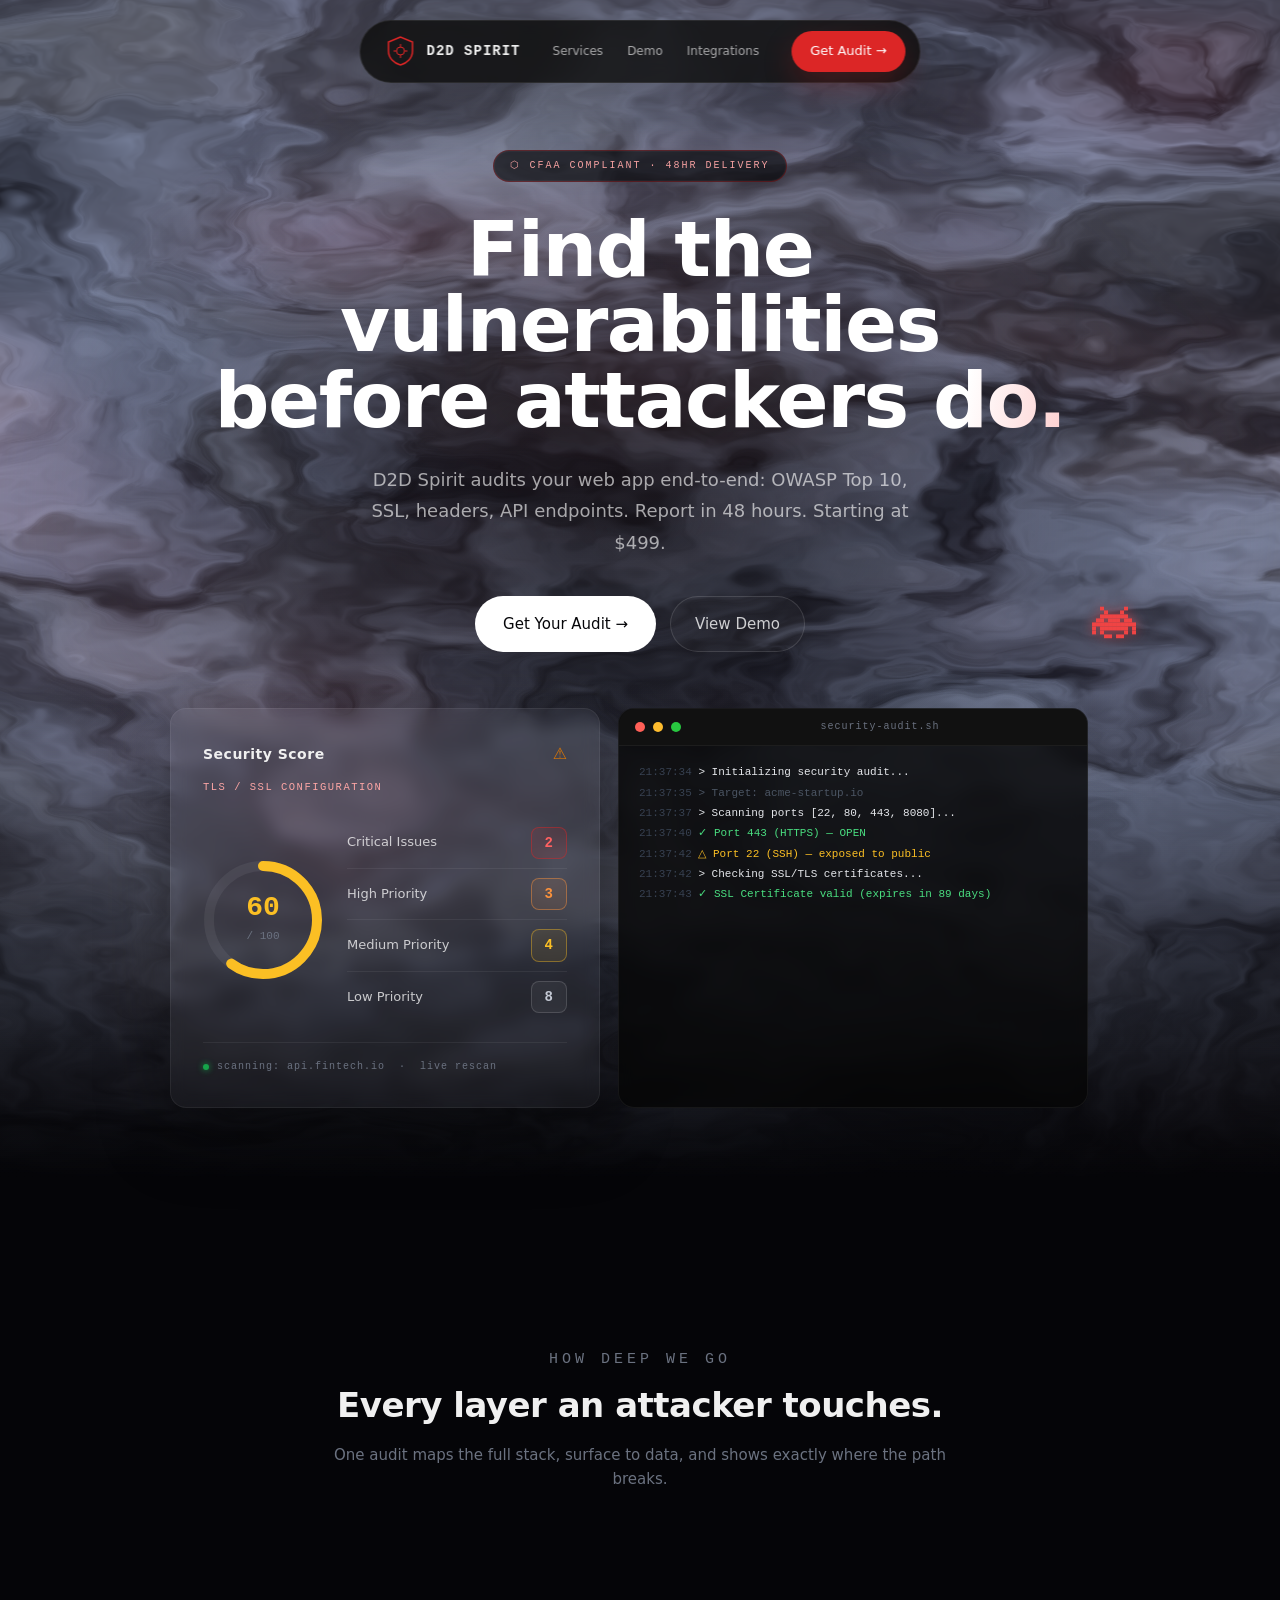
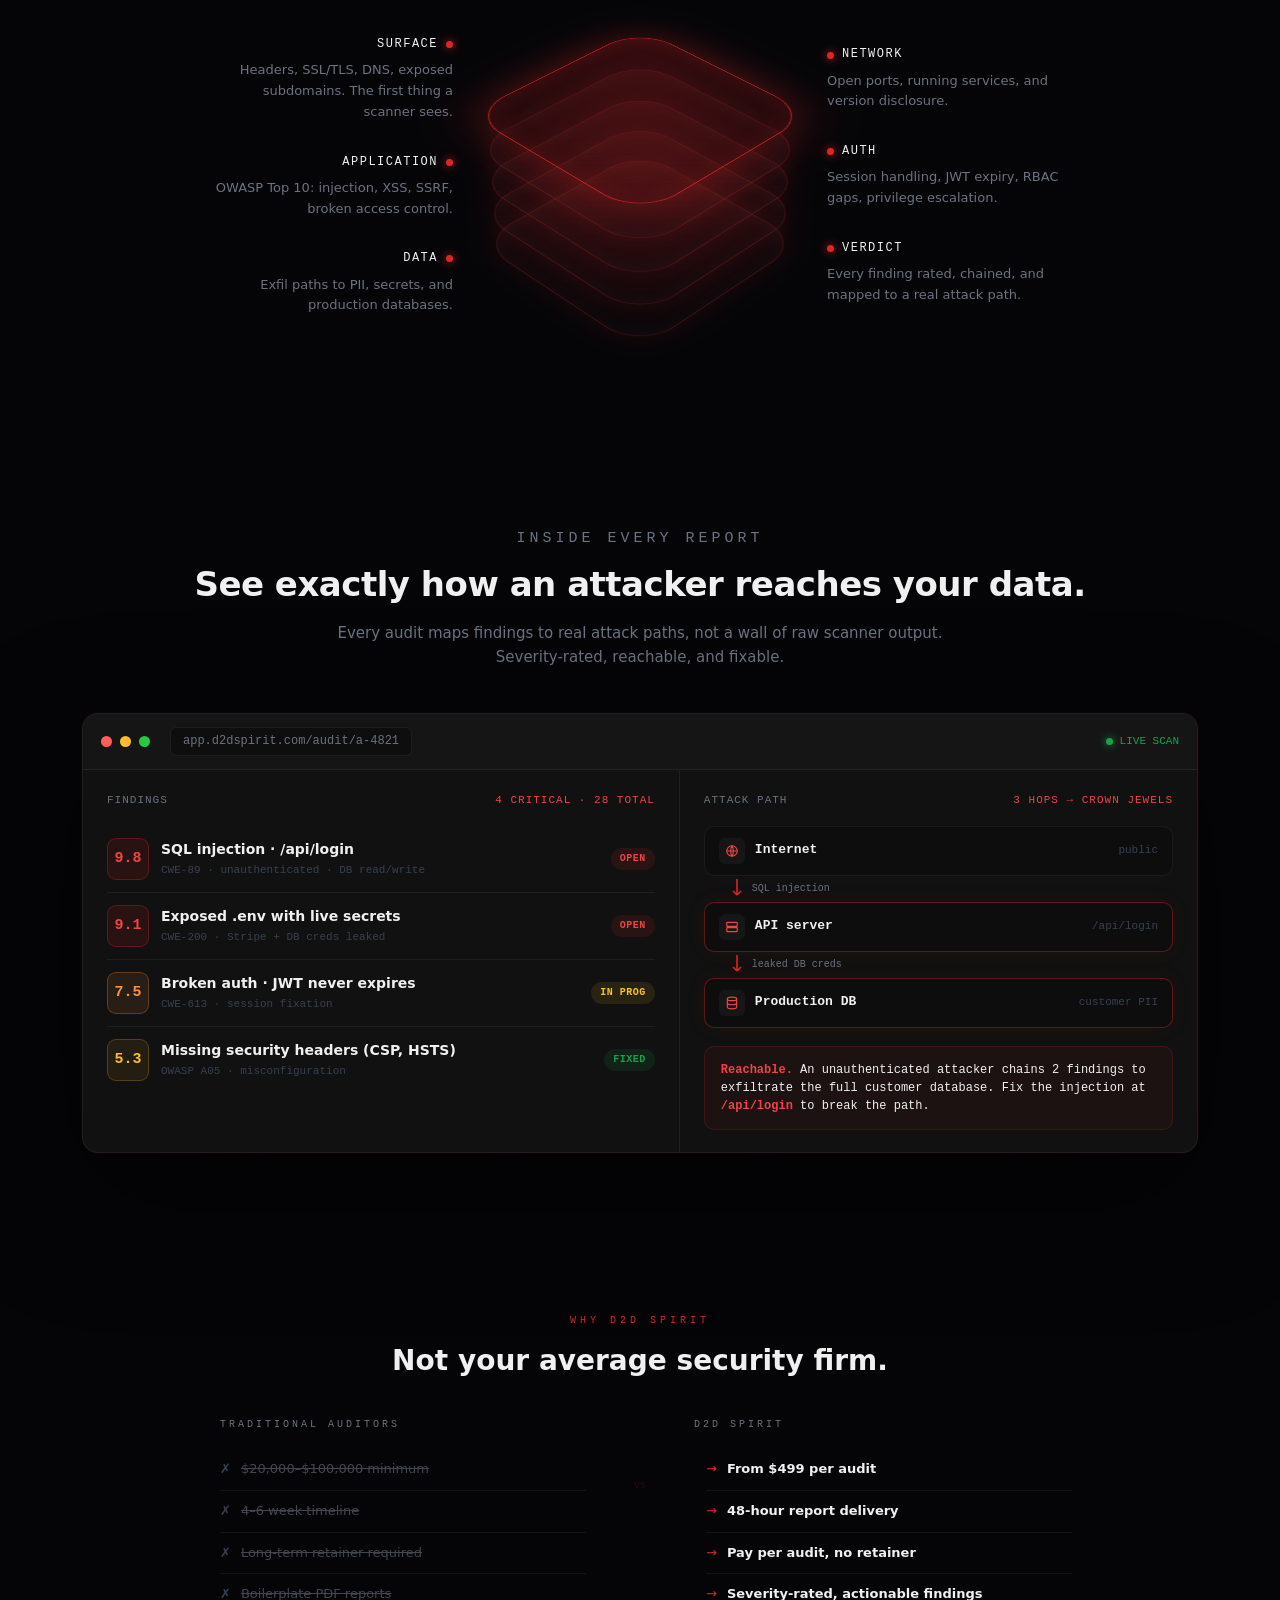
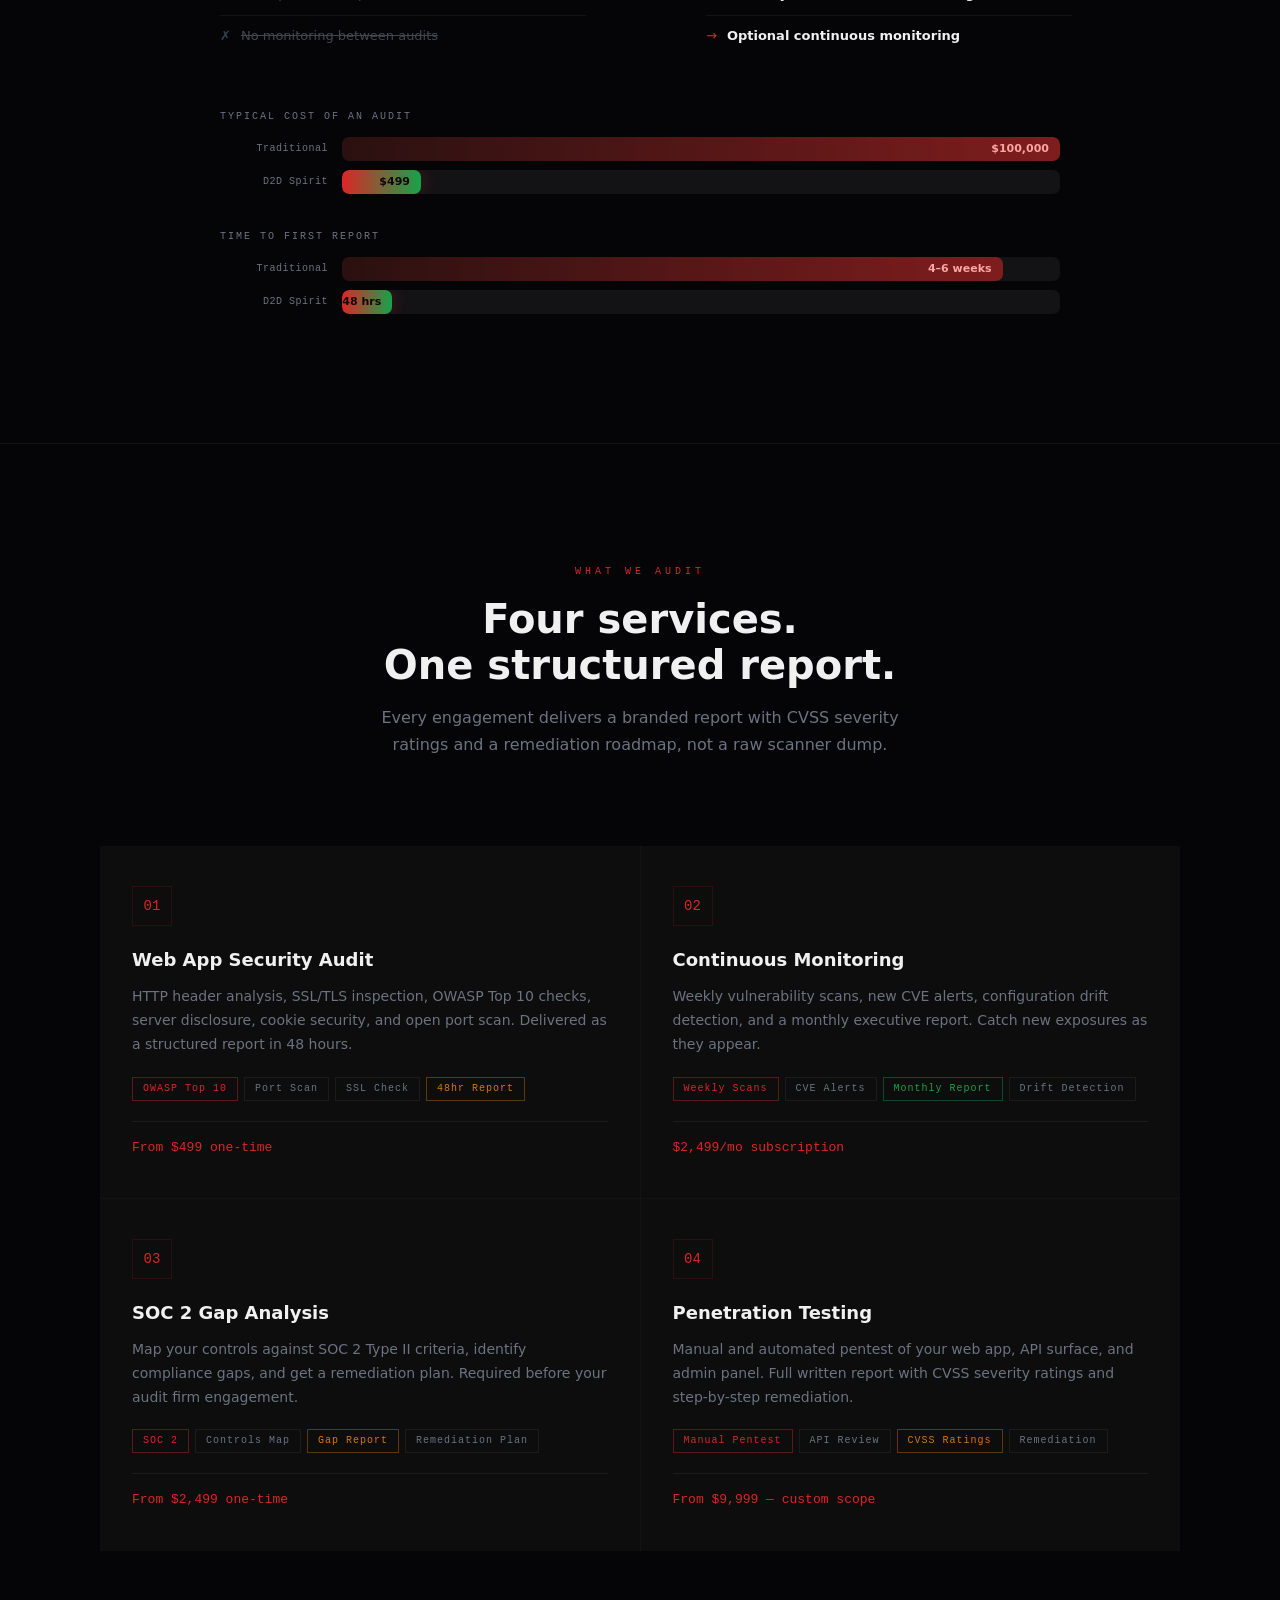
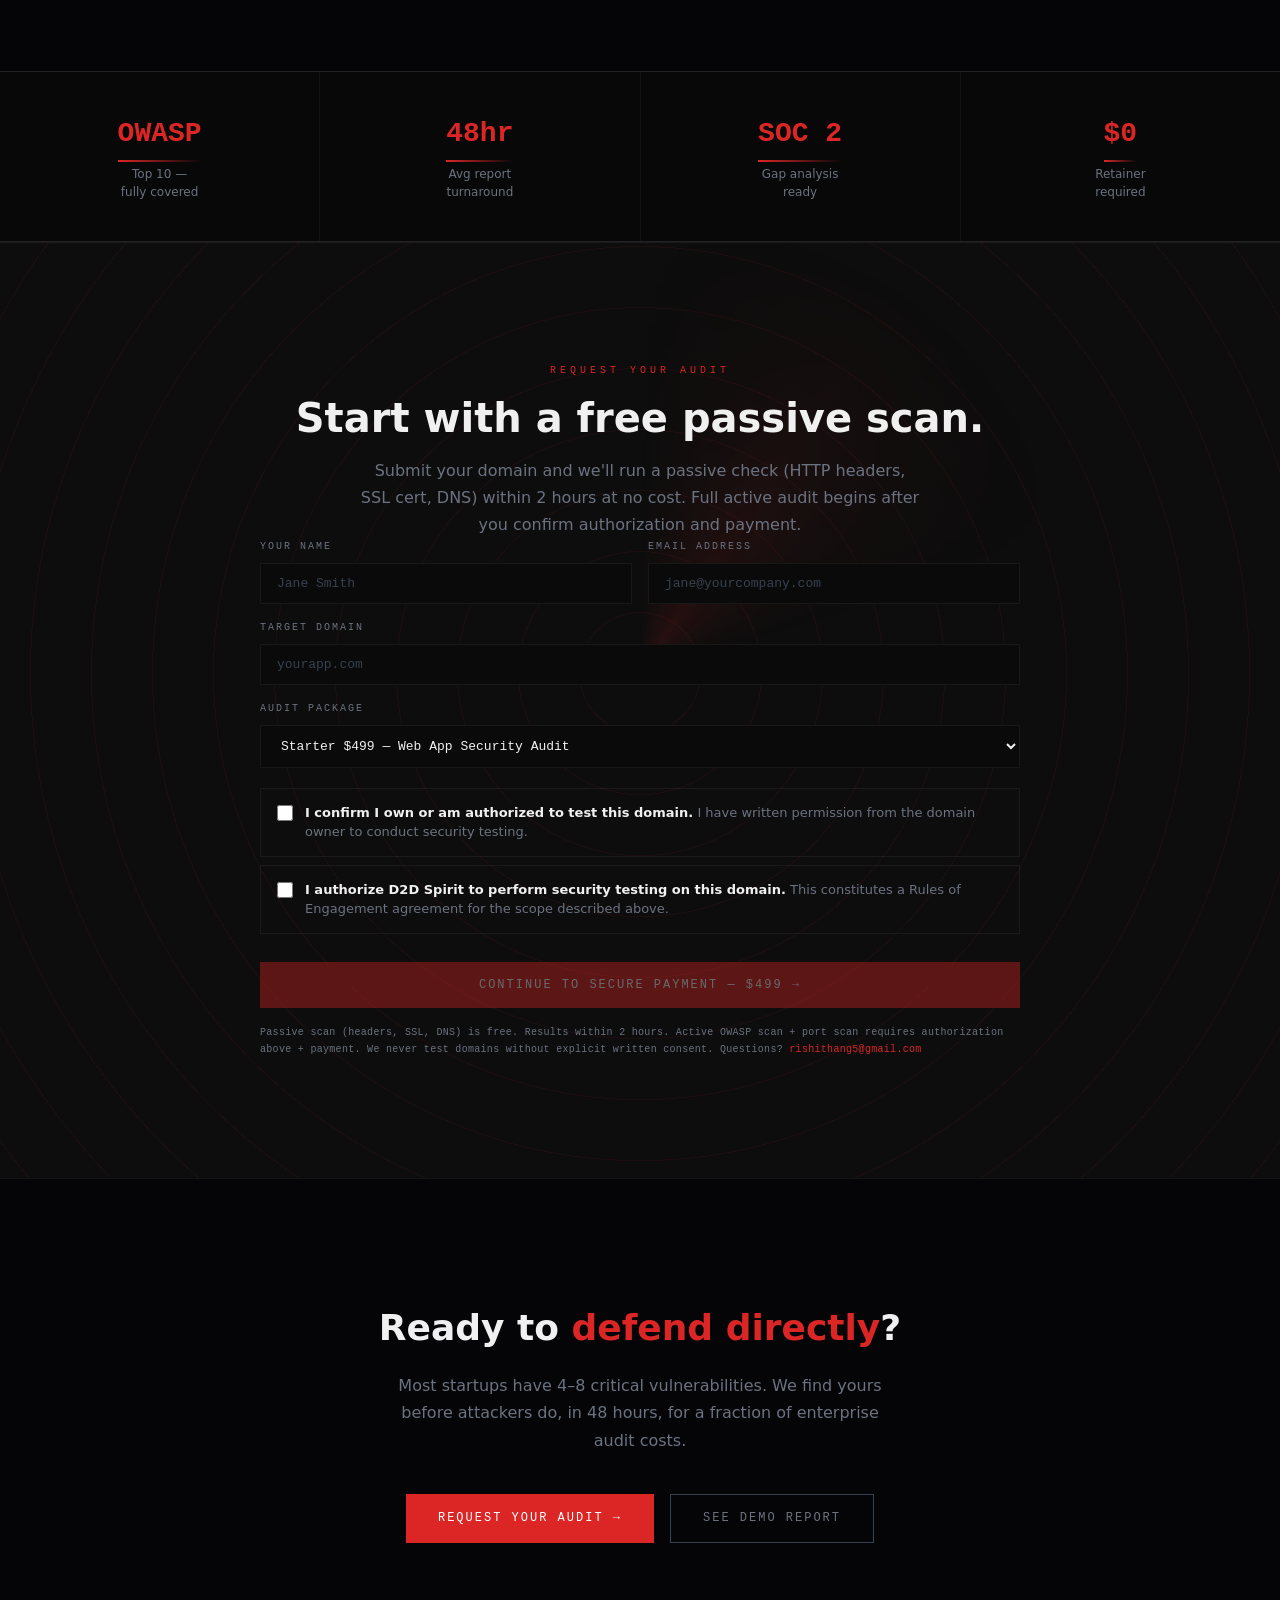
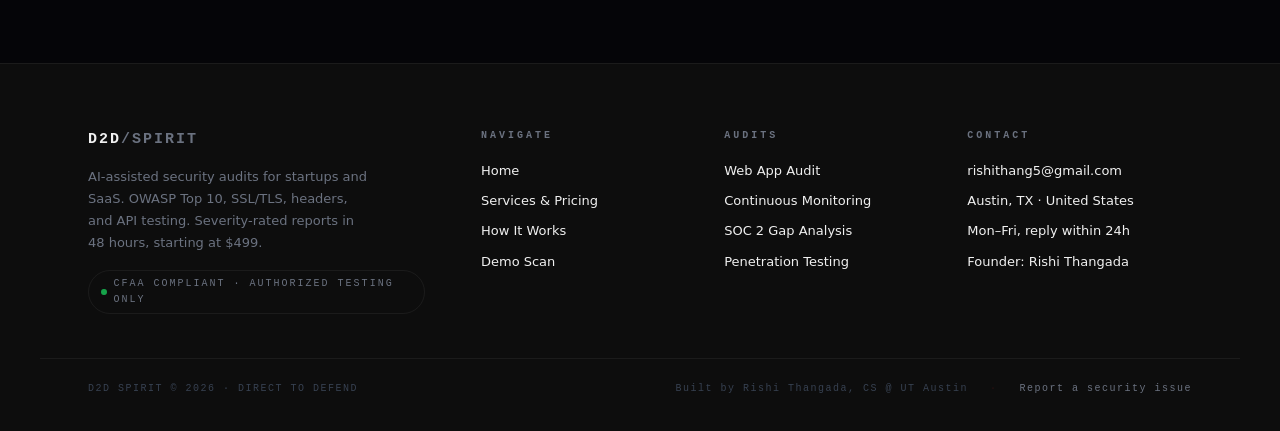
<file: index.html>
<!DOCTYPE html>
<html lang="en">
<head>
<meta charset="utf-8">
<meta http-equiv="Content-Security-Policy" content="default-src 'self'; script-src 'self' 'unsafe-inline'; style-src 'self' 'unsafe-inline'; img-src 'self' data:; connect-src 'self' https://buy.stripe.com https://cybersec-hub.onrender.com;">
<meta http-equiv="X-Frame-Options" content="DENY">
<meta name="referrer" content="strict-origin-when-cross-origin">
<title>D2D Spirit — Direct to Defend | AI Security Auditing</title>
<meta name="viewport" content="width=device-width, initial-scale=1">
<meta name="description" content="AI-powered security audits for startups and SaaS. Reports in 48 hours. Starting at $499. OWASP Top 10, SOC 2 gap analysis, continuous monitoring.">
<link rel="stylesheet" href="shared.css">
<style>

/* ── Nav override for shield logo ── */
body {
  background: #050508;
  overflow-x: hidden;
  width: 100%;
  max-width: 100%;
}

body::before {
  content: '';
  position: fixed;
  inset: 0;
  background:
    radial-gradient(circle at 18% 22%, rgba(127, 29, 29, 0.16), transparent 28%),
    radial-gradient(circle at 78% 10%, rgba(88, 28, 135, 0.12), transparent 24%),
    linear-gradient(180deg, rgba(255,255,255,0.015), transparent 34%);
  pointer-events: none;
  z-index: -2;
}

nav.topnav {
  position: fixed;
  top: 20px;
  left: 50%;
  right: auto;
  transform: translateX(-50%);
  background: rgba(15,15,15,0.85);
  backdrop-filter: blur(12px);
  border: 1px solid rgba(255,255,255,0.08);
  border-radius: 50px;
  padding: 10px 14px 10px 24px;
  display: flex;
  align-items: center;
  justify-content: center;
  gap: 32px;
  z-index: 100;
  width: auto;
  height: auto;
  box-shadow: 0 24px 80px rgba(0,0,0,0.42);
}

.nav-logo-wrap {
  display: flex; align-items: center; gap: 10px;
  min-width: 0;
}
.nav-shield {
  color: var(--accent); flex-shrink: 0;
}
.nav-logo-text {
  font-family: var(--mono); font-size: 14px; font-weight: 700;
  letter-spacing: 1px; color: var(--text); line-height: 1.2;
  white-space: nowrap;
}

.nav-links {
  display: flex;
  align-items: center;
  gap: 24px;
}

.nav-links a {
  font-size: 12px;
  letter-spacing: 0;
  text-transform: none;
  color: rgba(255,255,255,0.62);
}

.nav-links a:hover,
.nav-links a.active {
  color: #fff;
}

.nav-cta {
  border: 1px solid rgba(220,38,38,0.5);
  background: var(--accent);
  color: #fff;
  border-radius: 999px;
  padding: 9px 18px;
  letter-spacing: 0;
  text-transform: none;
  font-family: var(--sans);
  font-size: 13px;
  box-shadow: 0 12px 30px rgba(220,38,38,0.22);
  flex-shrink: 0;
}

.nav-cta:hover {
  background: var(--accent2);
  color: #fff;
}

/* ── Hero ── */
.hero {
  min-height: 100vh;
  display: flex;
  flex-direction: column;
  align-items: center;
  justify-content: center;
  gap: 56px;
  padding: 150px 32px 120px;
  max-width: none;
  margin: 0;
  position: relative;
  overflow: hidden;
  max-width: 100vw;
  background:
    radial-gradient(ellipse at 50% 40%, #1a0a1e 0%, #050508 60%),
    linear-gradient(160deg, rgba(18,18,26,0.4), rgba(5,5,8,0.96));
}

.hero::before {
  content: '';
  position: absolute;
  inset: 0;
  background-image: url("data:image/svg+xml,%3Csvg viewBox='0 0 256 256' xmlns='http://www.w3.org/2000/svg'%3E%3Cfilter id='noise'%3E%3CfeTurbulence type='fractalNoise' baseFrequency='0.9' numOctaves='4' stitchTiles='stitch'/%3E%3C/filter%3E%3Crect width='100%25' height='100%25' filter='url(%23noise)' opacity='0.04'/%3E%3C/svg%3E");
  opacity: 0.35;
  pointer-events: none;
}

.hero::after {
  content: '';
  position: absolute;
  inset: 8% 10% auto;
  height: 520px;
  border-radius: 50%;
  background:
    repeating-radial-gradient(ellipse at center, rgba(255,255,255,0.04) 0 1px, transparent 1px 16px),
    radial-gradient(ellipse at center, rgba(220,38,38,0.08), transparent 64%);
  filter: blur(14px);
  opacity: 0.7;
  pointer-events: none;
  transform: rotate(-6deg);
  z-index: 0;
}

/* ── Flowing light-strand hero background (vanilla canvas, no deps) ── */
.hero-canvas {
  position: absolute;
  inset: 0;
  width: 100%; height: 100%;
  z-index: 0;
  pointer-events: none;
}
/* dark veil over the shader so headline text stays legible */
.hero-veil {
  position: absolute;
  inset: 0;
  z-index: 0;
  pointer-events: none;
  background:
    radial-gradient(ellipse 70% 55% at 50% 42%, rgba(5,5,8,0.74) 0%, rgba(5,5,8,0.30) 42%, transparent 72%),
    linear-gradient(180deg, transparent 55%, #050508 96%);
}

/* ── Left side ── */
.hero-left {
  position: relative;
  z-index: 1;
  width: min(900px, 100%);
  max-width: 900px;
  text-align: center;
  display: flex;
  flex-direction: column;
  align-items: center;
}

.audit-badge {
  display: inline-flex; align-items: center; gap: 8px;
  border: 1px solid rgba(220,38,38,0.3);
  border-radius: 999px;
  background: rgba(10,10,13,0.68);
  padding: 7px 16px;
  font-family: var(--mono); font-size: 10px; letter-spacing: 2px;
  color: #fca5a5; text-transform: uppercase;
  margin-bottom: 30px;
  box-shadow: 0 0 0 1px rgba(255,255,255,0.03) inset;
}

.hero h1 {
  font-size: clamp(2.5rem, 6vw, 5rem);
  font-weight: 800; line-height: 0.98;
  margin-bottom: 26px; letter-spacing: -1.5px;
  max-width: 920px;
}
.hero h1 .red { color: var(--accent); }

.hero-sub {
  font-size: 18px; color: rgba(255,255,255,0.62);
  max-width: 560px; line-height: 1.75; margin-bottom: 38px;
}

.hero-actions { display: flex; gap: 14px; flex-wrap: wrap; justify-content: center; margin-bottom: 0; }

.hero .btn-primary {
  background: #fff;
  color: #050508;
  border-radius: 999px;
  font-family: var(--sans);
  font-size: 15px;
  letter-spacing: 0;
  text-transform: none;
  padding: 15px 28px;
}

.hero .btn-primary:hover {
  background: #f3f4f6;
}

.hero .btn-ghost {
  border: 1px solid rgba(255,255,255,0.12);
  border-radius: 999px;
  background: rgba(255,255,255,0.03);
  color: rgba(255,255,255,0.78);
  font-family: var(--sans);
  font-size: 15px;
  letter-spacing: 0;
  text-transform: none;
  padding: 15px 24px;
}

.hero .btn-ghost:hover {
  border-color: rgba(255,255,255,0.3);
  color: #fff;
}

.hero-stats {
  display: flex; gap: 36px; justify-content: center;
  padding-top: 28px; border-top: 1px solid var(--border2);
}
.stat-num {
  font-family: var(--mono); font-size: 24px; font-weight: 700; color: var(--text);
}
.stat-num .red { color: var(--accent); font-style: normal; }
.stat-label { font-size: 11px; color: var(--muted); margin-top: 2px; }

/* ── Right side: score card ── */
.hero-right {
  position: relative; z-index: 1;
  display: grid;
  grid-template-columns: minmax(320px, 430px) minmax(320px, 470px);
  gap: 18px;
  width: min(940px, 100%);
}

.score-card {
  background: rgba(255,255,255,0.03);
  border: 1px solid rgba(255,255,255,0.06);
  backdrop-filter: blur(8px);
  border-radius: 16px;
  padding: 32px;
  box-shadow: 0 24px 70px rgba(0,0,0,0.45);
}
.score-card-header {
  display: flex; align-items: center; justify-content: space-between;
  margin-bottom: 12px;
}
.score-card-title {
  font-size: 14px; font-weight: 700; letter-spacing: 0.5px;
}
.score-warning-icon {
  color: var(--amber); font-size: 16px;
}
.score-check {
  font-family: var(--mono); font-size: 10.5px; letter-spacing: 1.5px; text-transform: uppercase;
  color: #fca5a5; margin: 0 0 22px; min-height: 13px;
}

.score-body {
  display: grid; grid-template-columns: auto 1fr;
  gap: 24px; align-items: center;
}

/* SVG circular gauge */
.score-gauge-wrap { position: relative; width: 120px; height: 120px; flex-shrink: 0; }
.score-gauge-wrap svg { transform: rotate(-90deg); }
.gauge-bg { fill: none; stroke: rgba(255,255,255,0.06); stroke-width: 10; }
.gauge-fill { fill: none; stroke: var(--accent); stroke-width: 10; stroke-linecap: round;
  stroke-dasharray: 339 339;
  stroke-dashoffset: calc(339 - (339 * var(--score, 87) / 100));
  transition: stroke-dashoffset 1.2s ease, stroke 1.2s ease;
}
.score-number {
  position: absolute; top: 50%; left: 50%;
  transform: translate(-50%, -50%);
  text-align: center;
}
.score-number .big {
  font-family: var(--mono); font-size: 28px; font-weight: 700; color: var(--text); line-height: 1;
  display: block;
}
.score-number .denom {
  font-family: var(--mono); font-size: 11px; color: var(--muted);
}

.score-breakdown { display: flex; flex-direction: column; gap: 0; }
.severity-row {
  display: flex; align-items: center; justify-content: space-between;
  padding: 9px 0; border-bottom: 1px solid var(--border2);
}
.severity-row:last-child { border-bottom: none; }
.severity-label { font-size: 13px; color: rgba(255,255,255,0.74); font-weight: 500; }
.severity-badge {
  font-family: var(--mono); font-size: 14px; font-weight: 700;
  padding: 4px 13px; min-width: 34px; text-align: center; border-radius: 8px;
  background: rgba(255,255,255,0.05); border: 1px solid rgba(255,255,255,0.10);
  color: #fff;
}
.sev-critical { color: #ff6161; border-color: rgba(220,38,38,0.45); background: rgba(220,38,38,0.10); }
.sev-high     { color: #fb923c; border-color: rgba(251,146,60,0.45); background: rgba(251,146,60,0.09); }
.sev-medium   { color: #fbbf24; border-color: rgba(251,191,36,0.40); background: rgba(251,191,36,0.08); }
.sev-low      { color: #c4c9d4; border-color: rgba(255,255,255,0.14); }

/* ── Audit dashboard mockup (Trident-style product preview) ── */
.dash-section { padding: 130px 32px 40px; max-width: 1180px; margin: 0 auto; position: relative; }
.dash-rain { position: absolute; inset: -60px 0 0 0; width: 100%; height: calc(100% + 60px); z-index: 0; opacity: .6; pointer-events: none;
  -webkit-mask-image: radial-gradient(ellipse 95% 55% at 50% 22%, #000 25%, transparent 78%);
  mask-image: radial-gradient(ellipse 95% 55% at 50% 22%, #000 25%, transparent 78%); }
.dash-head, .dash-window { position: relative; z-index: 1; }
.dash-head { text-align: center; margin-bottom: 44px; }
.dash-head h2 { font-size: 34px; letter-spacing: -0.5px; margin: 6px 0 10px; }
.dash-head p { color: var(--muted); max-width: 620px; margin: 0 auto; font-size: 15px; }

.dash-window {
  background: var(--surface2);
  border: 1px solid var(--border2);
  border-radius: 16px;
  overflow: hidden;
  box-shadow: 0 40px 120px rgba(0,0,0,0.55), 0 0 0 1px rgba(220,38,38,0.05);
}
.dash-chrome {
  display: flex; align-items: center; gap: 8px;
  padding: 13px 18px; border-bottom: 1px solid var(--border2);
  background: rgba(255,255,255,0.015);
}
.dash-chrome .t-dot { width: 11px; height: 11px; border-radius: 50%; }
.dash-chrome .r { background: #ff5f57; } .dash-chrome .y { background: #febc2e; } .dash-chrome .g { background: #28c840; }
.dash-chrome-url {
  font-family: var(--mono); font-size: 12px; color: var(--muted);
  margin-left: 12px; padding: 4px 12px; border-radius: 6px;
  background: rgba(0,0,0,0.3); border: 1px solid var(--border2);
}
.dash-live { margin-left: auto; display: flex; align-items: center; gap: 7px; font-family: var(--mono); font-size: 11px; color: var(--pos); }
.dash-live .dot-live { width: 7px; height: 7px; border-radius: 50%; background: var(--pos); box-shadow: 0 0 8px var(--pos); }

.dash-grid { display: grid; grid-template-columns: 1.15fr 1fr; }
.dash-panel { padding: 22px 24px; }
.dash-panel + .dash-panel { border-left: 1px solid var(--border2); }
.dash-panel-title {
  font-family: var(--mono); font-size: 11px; letter-spacing: 1px; text-transform: uppercase;
  color: var(--muted); margin-bottom: 16px; display: flex; justify-content: space-between; align-items: center;
}
.dash-count { color: var(--accent2); }

/* findings list */
.finding {
  display: grid; grid-template-columns: auto 1fr auto; gap: 12px; align-items: center;
  padding: 12px 0; border-bottom: 1px solid var(--border2);
}
.finding:last-child { border-bottom: none; }
.finding-cvss {
  font-family: var(--mono); font-weight: 700; font-size: 15px; width: 42px; height: 42px;
  display: flex; align-items: center; justify-content: center; border-radius: 9px;
}
.cvss-crit { background: rgba(220,38,38,0.12); color: var(--accent2); border: 1px solid rgba(220,38,38,0.3); }
.cvss-high { background: rgba(251,146,60,0.1); color: #fb923c; border: 1px solid rgba(251,146,60,0.28); }
.cvss-med  { background: rgba(251,191,36,0.08); color: #fbbf24; border: 1px solid rgba(251,191,36,0.22); }
.finding-name { font-size: 14px; font-weight: 600; color: var(--text); }
.finding-meta { font-family: var(--mono); font-size: 11px; color: var(--dim); margin-top: 2px; }
.status-pill { font-family: var(--mono); font-size: 10px; font-weight: 700; padding: 3px 9px; border-radius: 999px; letter-spacing: 0.5px; }
.st-open  { background: rgba(220,38,38,0.12); color: var(--accent2); }
.st-fixed { background: rgba(22,163,74,0.12); color: var(--pos); }
.st-prog  { background: rgba(251,191,36,0.1); color: #fbbf24; }

/* attack path graph */
.dash-graph { display: flex; flex-direction: column; gap: 0; margin-top: 4px; }
.node-row { display: flex; align-items: center; gap: 12px; }
.node {
  flex: 1; display: flex; align-items: center; gap: 10px;
  padding: 11px 14px; border-radius: 10px; background: var(--surface);
  border: 1px solid var(--border2); font-family: var(--mono); font-size: 13px;
}
.node.reach { border-color: rgba(220,38,38,0.4); box-shadow: 0 0 20px rgba(220,38,38,0.08); }
.node-ico { width: 26px; height: 26px; display: flex; align-items: center; justify-content: center; border-radius: 6px; background: rgba(255,255,255,0.04); color: var(--accent2); }
.node .lbl { color: var(--text); font-weight: 600; }
.node .sub { color: var(--dim); font-size: 11px; margin-left: auto; }
.hop { display: flex; align-items: center; justify-content: flex-start; padding-left: 26px; height: 26px; }
.hop svg { color: var(--accent); }
.hop .hop-lbl { font-family: var(--mono); font-size: 10px; color: var(--muted); margin-left: 8px; }
.dash-verdict {
  margin-top: 18px; padding: 14px 16px; border-radius: 10px;
  background: rgba(220,38,38,0.06); border: 1px solid rgba(220,38,38,0.2);
  font-family: var(--mono); font-size: 12px; color: var(--text); line-height: 1.5;
}
.dash-verdict b { color: var(--accent2); }

@media (max-width: 820px) {
  .dash-grid { grid-template-columns: 1fr; }
  .dash-panel + .dash-panel { border-left: none; border-top: 1px solid var(--border2); }
  .dash-head h2 { font-size: 26px; }
}

.score-footer {
  margin-top: 20px; padding-top: 16px; border-top: 1px solid var(--border2);
  font-family: var(--mono); font-size: 10px; color: var(--muted); letter-spacing: 1px;
  display: flex; gap: 4px; align-items: center;
}
.score-footer .dot-live {
  display: inline-block; width: 6px; height: 6px; border-radius: 50%;
  background: var(--pos); box-shadow: 0 0 6px var(--pos);
  animation: blink 1.8s ease-in-out infinite;
  margin-right: 4px;
}

/* ── Terminal card ── */
.terminal-card {
  background: rgba(6,6,6,0.78);
  border: 1px solid rgba(255,255,255,0.06);
  border-radius: 16px;
  backdrop-filter: blur(8px);
  overflow: hidden;
}
.terminal-header {
  background: #111;
  padding: 10px 16px;
  display: flex; align-items: center; gap: 8px;
  border-bottom: 1px solid rgba(255,255,255,0.05);
}
.t-dot { width: 10px; height: 10px; border-radius: 50%; }
.t-dot.r { background: #ff5f57; }
.t-dot.y { background: #febc2e; }
.t-dot.g { background: #28c840; }
.terminal-filename {
  font-family: var(--mono); font-size: 10px; color: var(--muted);
  margin-left: auto; margin-right: auto; letter-spacing: 1px;
}
.terminal-body {
  padding: 16px 20px;
  font-family: var(--mono); font-size: 11px; line-height: 1.85;
  min-height: 300px; max-height: 300px; overflow: hidden;
}
.t-ts { color: #374151; }
.t-cmd-line { color: #e5e7eb; }
.t-ok { color: #4ade80; }
.t-warn { color: #fbbf24; }
.t-crit { color: var(--accent); font-weight: 700; }
.t-gray { color: #4b5563; }
.t-cursor {
  display: inline-block; width: 7px; height: 12px;
  background: var(--accent); vertical-align: middle;
  animation: blink 0.9s step-end infinite;
}

/* ── Compare strip ── */
.compare-strip {
  padding: 120px 60px;
  max-width: 960px; margin: 0 auto;
}
.compare-grid {
  display: grid; grid-template-columns: 1fr 60px 1fr;
  gap: 24px; align-items: start; margin-top: 40px;
}
.compare-label {
  font-family: var(--mono); font-size: 10px; letter-spacing: 3px;
  color: var(--muted); text-transform: uppercase; margin-bottom: 16px;
}
.compare-row {
  display: flex; align-items: center; gap: 10px;
  padding: 10px 0; border-bottom: 1px solid var(--border2);
  font-size: 13px;
}
.compare-row:last-child { border-bottom: none; }
.compare-bad { color: var(--muted); text-decoration: line-through; opacity: 0.6; }
.compare-good { color: var(--text); font-weight: 600; }
.c-x { color: #374151; }
.c-check { color: var(--accent); }
.compare-vs {
  font-family: var(--mono); font-size: 11px; color: var(--border);
  text-align: center; padding-top: 60px;
}
/* staggered row reveal */
.compare-row { opacity: 0; transform: translateX(-12px); transition: opacity .5s ease, transform .5s cubic-bezier(.2,.7,.2,1); }
.compare-grid > div:last-child .compare-row { transform: translateX(12px); }
.compare-strip.in .compare-row { opacity: 1; transform: none; }
.compare-grid .compare-row:nth-child(2){ transition-delay:.05s; }
.compare-grid .compare-row:nth-child(3){ transition-delay:.13s; }
.compare-grid .compare-row:nth-child(4){ transition-delay:.21s; }
.compare-grid .compare-row:nth-child(5){ transition-delay:.29s; }
.compare-grid .compare-row:nth-child(6){ transition-delay:.37s; }
/* compare-race bars */
.race { margin-top: 52px; display: grid; gap: 26px; }
.race-metric { font-family: var(--mono); font-size: 10px; letter-spacing: 2px; text-transform: uppercase; color: var(--muted); margin-bottom: 12px; }
.race-lane { display: flex; align-items: center; gap: 14px; margin-bottom: 9px; }
.race-name { width: 108px; flex-shrink: 0; font-size: 10px; font-family: var(--mono); color: var(--muted); text-align: right; letter-spacing: .5px; }
.race-track { flex: 1; height: 24px; background: var(--border2); border-radius: 7px; overflow: hidden; }
.race-fill { height: 100%; width: 0; border-radius: 7px; display: flex; align-items: center; justify-content: flex-end; }
.race-fill .rv { font-size: 11px; font-weight: 700; padding: 0 11px; white-space: nowrap; }
.race-fill.trad { background: linear-gradient(90deg, #2a1010, #7f1d1d); transition: width 1.6s cubic-bezier(.25,.7,.35,1); }
.race-fill.trad .rv { color: #fca5a5; }
.race-fill.d2d { background: linear-gradient(90deg, var(--accent), #16a34a); box-shadow: 0 0 18px rgba(220,38,38,.28); transition: width .75s cubic-bezier(.2,.9,.2,1); }
.race-fill.d2d .rv { color: #120404; }
.compare-strip.in .race-fill { width: var(--w); }
/* centered section headers */
.compare-strip > .section-label, .compare-strip > .section-title { text-align: center; }
.audit-form-inner > .section-label, .audit-form-inner > .section-title, .audit-form-inner > .section-sub { text-align: center; }
.audit-form-inner > .section-sub { margin-left: auto; margin-right: auto; }

/* ── Services grid ── */
.services-grid {
  display: grid; grid-template-columns: repeat(2, 1fr);
  gap: 1px; background: var(--border2);
  margin-top: 48px;
}
.service-card { background: var(--surface); padding: 40px 32px; position: relative;
  opacity: 0; transform: translateY(26px);
  transition: opacity .55s ease, transform .55s cubic-bezier(.2,.7,.2,1), background .2s; }
.services-grid.in .service-card { opacity: 1; transform: none; }
.services-grid.in .service-card:nth-child(2){ transition-delay: .08s; }
.services-grid.in .service-card:nth-child(3){ transition-delay: .16s; }
.services-grid.in .service-card:nth-child(4){ transition-delay: .24s; }
.service-card:hover { background: var(--surface2); }
.service-icon {
  width: 40px; height: 40px; border: 1px solid var(--border);
  display: flex; align-items: center; justify-content: center;
  margin-bottom: 20px; font-family: var(--mono); font-size: 14px; color: var(--accent);
  transition: box-shadow .3s ease, border-color .3s ease, color .3s ease;
}
.services-grid.in .service-icon { animation: iconGlow 3.2s ease-in-out infinite; }
.services-grid.in .service-card:nth-child(2) .service-icon { animation-delay: .8s; }
.services-grid.in .service-card:nth-child(3) .service-icon { animation-delay: 1.6s; }
.services-grid.in .service-card:nth-child(4) .service-icon { animation-delay: 2.4s; }
@keyframes iconGlow {
  0%, 100% { box-shadow: 0 0 0 rgba(220,38,38,0); border-color: var(--border); }
  50% { box-shadow: 0 0 15px rgba(220,38,38,.32); border-color: var(--accent); }
}
.service-card:hover .service-icon { box-shadow: 0 0 22px rgba(220,38,38,.55); border-color: var(--accent); color: #fff; animation: none; }
.service-title { font-size: 18px; font-weight: 700; margin-bottom: 10px; }
.service-body { font-size: 14px; color: var(--muted); line-height: 1.7; margin-bottom: 20px; }
.service-tags { display: flex; flex-wrap: wrap; gap: 6px; }
.service-price {
  font-family: var(--mono); font-size: 13px; color: var(--accent);
  margin-top: 20px; padding-top: 16px; border-top: 1px solid var(--border2);
}

/* ── Proof strip ── */
.proof-strip {
  border-top: 1px solid var(--border2); border-bottom: 1px solid var(--border2);
  display: grid; grid-template-columns: repeat(4, 1fr);
  gap: 1px; background: var(--border2);
}
.proof-item { background: var(--bg); padding: 40px; text-align: center; opacity: 0; transform: translateY(18px);
  transition: opacity .5s ease, transform .5s cubic-bezier(.2,.7,.2,1); }
.proof-strip.in .proof-item { opacity: 1; transform: none; }
.proof-strip.in .proof-item:nth-child(2){ transition-delay: .1s; }
.proof-strip.in .proof-item:nth-child(3){ transition-delay: .2s; }
.proof-strip.in .proof-item:nth-child(4){ transition-delay: .3s; }
.proof-val {
  font-family: var(--mono); font-size: 28px; font-weight: 700;
  color: var(--accent); margin-bottom: 8px; display: inline-block; position: relative;
}
.proof-val::after { content: ''; position: absolute; left: 0; bottom: -5px; height: 2px; width: 0;
  background: linear-gradient(90deg, var(--accent), transparent); transition: width .9s ease .25s; }
.proof-strip.in .proof-val::after { width: 100%; }
.proof-strip.in .proof-item:nth-child(2) .proof-val::after { transition-delay: .35s; }
.proof-strip.in .proof-item:nth-child(3) .proof-val::after { transition-delay: .45s; }
.proof-strip.in .proof-item:nth-child(4) .proof-val::after { transition-delay: .55s; }
.proof-lbl { font-size: 12px; color: var(--muted); line-height: 1.5; }

/* ── Audit intake form ── */
.audit-form-section {
  padding: 120px 60px;
  border-top: 1px solid var(--border2);
  position: relative; overflow: hidden;
  background:
    repeating-radial-gradient(circle at 50% 46%, transparent 0 60px, rgba(220,38,38,.075) 60px 61px),
    var(--surface);
}
.audit-form-section::before {
  content: ''; position: absolute; top: 46%; left: 50%; width: 1100px; height: 1100px;
  transform: translate(-50%, -50%); pointer-events: none; z-index: 0;
  background: conic-gradient(from 0deg, transparent 0deg, rgba(220,38,38,.14) 34deg, transparent 74deg);
  animation: radarSweep 7s linear infinite;
  -webkit-mask-image: radial-gradient(circle at center, #000 0%, transparent 60%);
  mask-image: radial-gradient(circle at center, #000 0%, transparent 60%);
}
@keyframes radarSweep { to { transform: translate(-50%, -50%) rotate(360deg); } }
.audit-form-inner { max-width: 760px; margin: 0 auto; position: relative; z-index: 1; }
.form-grid {
  display: grid; grid-template-columns: 1fr 1fr; gap: 16px; margin-bottom: 16px;
}
.form-full { grid-column: 1 / -1; }
.field-label {
  display: block;
  font-family: var(--mono); font-size: 10px; letter-spacing: 2px;
  color: var(--muted); text-transform: uppercase; margin-bottom: 8px;
}
.field-input {
  width: 100%;
  background: #0a0a0a; border: 1px solid var(--border2);
  color: var(--text); font-family: var(--mono); font-size: 13px;
  padding: 12px 16px; outline: none; transition: border-color .2s;
}
.field-input:focus { border-color: var(--accent); }
.field-input::placeholder { color: var(--dim); }
.auth-checkboxes { margin-top: 20px; margin-bottom: 28px; }
.auth-check-item {
  display: flex; align-items: flex-start; gap: 12px;
  padding: 14px 16px; border: 1px solid var(--border2);
  margin-bottom: 8px; cursor: pointer; transition: border-color .2s;
}
.auth-check-item:hover { border-color: rgba(220,38,38,0.3); }
.auth-check-item:has(input:checked) {
  border-color: var(--accent);
  box-shadow: inset 0 0 0 1px rgba(220,38,38,.35), 0 0 18px rgba(220,38,38,.14);
  transition: border-color .25s, box-shadow .35s;
}
.auth-check-item input[type="checkbox"] {
  width: 16px; height: 16px; margin-top: 2px;
  accent-color: var(--accent); flex-shrink: 0; cursor: pointer;
}
.auth-check-label { font-size: 13px; color: var(--muted); line-height: 1.5; }
.auth-check-label strong { color: var(--text); font-weight: 600; }
.form-submit-btn {
  display: flex; align-items: center; justify-content: center; gap: 10px;
  font-family: var(--mono); font-size: 12px; letter-spacing: 2px; text-transform: uppercase;
  padding: 16px 40px; background: var(--accent); color: #fff;
  border: none; cursor: pointer; transition: all .2s; width: 100%;
  opacity: 0.38; pointer-events: none;
}
.form-submit-btn.enabled { opacity: 1; pointer-events: auto; animation: btnArm 2.4s ease-in-out infinite; }
.form-submit-btn.enabled:hover { background: var(--accent2); }
@keyframes btnArm { 0%, 100% { box-shadow: 0 0 0 rgba(220,38,38,0); } 50% { box-shadow: 0 0 26px rgba(220,38,38,.5); } }
.form-note {
  margin-top: 16px; font-family: var(--mono); font-size: 10px;
  color: var(--muted); line-height: 1.7; letter-spacing: 0.3px;
}
.form-note a { color: var(--accent); }

/* ── CTA block ── */
.cta-block { text-align: center; padding: 120px 60px; border-top: 1px solid var(--border2); }
.cta-block h2 { font-size: 36px; font-weight: 800; margin-bottom: 16px; }
.cta-block h2 .red { color: var(--accent); }
.cta-block .btn-primary { animation: ctaPulse 2.6s ease-in-out infinite; }
@keyframes ctaPulse { 0%, 100% { box-shadow: 0 0 0 rgba(220,38,38,0); } 50% { box-shadow: 0 0 24px rgba(220,38,38,.42); } }
.cta-block p {
  color: var(--muted); margin-bottom: 40px; font-size: 16px;
  max-width: 520px; margin-left: auto; margin-right: auto; line-height: 1.7;
}

/* ── Responsive ── */
@media (max-width: 1024px) {
  .hero { padding: 132px 24px 90px; }
  .hero-right { grid-template-columns: 1fr; max-width: 560px; }
}
@media (max-width: 900px) {
  .services-grid { grid-template-columns: 1fr; }
  .proof-strip { grid-template-columns: repeat(2, 1fr); }
  .hero-stats { flex-wrap: wrap; gap: 24px; }
  .form-grid { grid-template-columns: 1fr; }
  .audit-form-section { padding: 80px 24px; }
  .compare-grid { grid-template-columns: 1fr; }
  .compare-vs { display: none; }
  .compare-strip { padding: 60px 24px; }
}

@media (max-width: 760px) {
  nav.topnav {
    left: 14px;
    right: 14px;
    top: 20px;
    width: auto;
    transform: none;
    gap: 8px;
    justify-content: space-between;
    padding: 10px 8px 10px 14px;
  }
  nav.topnav .nav-links { display: none; }
  .nav-logo-text { font-size: 12px; }
  .nav-cta { font-size: 11px; padding: 8px 10px; }
  .hero-left {
    width: calc(100vw - 48px);
    max-width: calc(100vw - 48px);
  }
  .hero h1 {
    font-size: clamp(2rem, 9vw, 2.35rem);
    letter-spacing: -0.5px;
    line-height: 1.05;
    max-width: 330px;
  }
  .hero-sub { font-size: 16px; }
  .hero-sub,
  .hero-actions { width: calc(100vw - 48px); }
  .hero .btn-primary,
  .hero .btn-ghost { width: 100%; justify-content: center; }
  .score-card { padding: 28px 24px; }
  .hero-right,
  .score-card,
  .terminal-card {
    width: 100%;
    max-width: calc(100vw - 48px);
  }
  .score-body {
    grid-template-columns: 1fr;
    justify-items: center;
    gap: 22px;
  }
  .score-breakdown { width: 100%; }
  .score-footer {
    flex-wrap: wrap;
    line-height: 1.6;
  }
}

/* ── Motion polish ── */
.reveal { opacity: 0; transform: translateY(26px); transition: opacity .7s ease, transform .7s cubic-bezier(.2,.7,.2,1); }
.reveal.in { opacity: 1; transform: none; }

.hero h1 {
  background: linear-gradient(100deg, #fff 0%, #fff 40%, #fca5a5 50%, #fff 60%, #fff 100%);
  background-size: 220% 100%;
  -webkit-background-clip: text; background-clip: text;
  -webkit-text-fill-color: transparent;
  animation: sheen 6s ease-in-out infinite;
}
@keyframes sheen { 0%,100% { background-position: 120% 0; } 50% { background-position: -20% 0; } }

.service-card, .score-card, .terminal-card {
  transition: transform .25s ease, box-shadow .25s ease, border-color .25s ease;
}
.service-card:hover { transform: translateY(-4px); }
.score-card:hover, .terminal-card:hover {
  transform: translateY(-4px);
  border-color: rgba(220,38,38,0.25);
  box-shadow: 0 30px 80px rgba(0,0,0,0.6), 0 0 0 1px rgba(220,38,38,0.1);
}

/* ── 3D audit-depth layer stack ── */
.layers-section { padding: 120px 32px 40px; max-width: 1100px; margin: 0 auto; }
.layers-stage {
  perspective: 1600px;
  display: grid; grid-template-columns: 1fr auto 1fr; align-items: center; gap: 72px;
  margin-top: 104px;
}
.layers-legend { display: flex; flex-direction: column; gap: 30px; }
.layers-legend.right { text-align: left; }
.layers-legend.left { text-align: right; }
.legend-item .lg-title {
  font-family: var(--mono); font-size: 12px; letter-spacing: 1.5px; text-transform: uppercase;
  color: var(--text); margin-bottom: 6px; display: flex; align-items: center; gap: 8px;
}
.layers-legend.left .lg-title { justify-content: flex-end; }
.lg-title .lg-dot { width: 7px; height: 7px; border-radius: 50%; background: var(--accent); box-shadow: 0 0 10px var(--accent); }
.legend-item .lg-body { font-size: 13px; color: var(--muted); line-height: 1.6; max-width: 240px; }
.layers-legend.left .lg-body { margin-left: auto; }

.layers-3d {
  transform-style: preserve-3d;
  transform: rotateX(55deg) rotateZ(45deg);
  position: relative; width: 230px; height: 230px;
  margin-top: 132px;
  animation: layerFloat 10s ease-in-out infinite;
}
.layer {
  position: absolute; inset: 0; border-radius: 46px;
  border: 1px solid rgba(220,38,38,0.24);
  background: linear-gradient(135deg, rgba(220,38,38,0.11), rgba(220,38,38,0.02));
  box-shadow: 0 0 34px rgba(220,38,38,0.12), inset 0 0 30px rgba(255,255,255,0.035);
  transform: translateZ(calc(var(--i) * 38px));
  animation: layerGlow 5s ease-in-out infinite;
  animation-delay: calc(var(--i) * -0.6s);
}
.layer.top {
  border-color: rgba(220,38,38,0.85);
  background: linear-gradient(135deg, rgba(220,38,38,0.24), rgba(220,38,38,0.05));
  box-shadow: 0 0 60px rgba(220,38,38,0.42), inset 0 0 30px rgba(220,38,38,0.15);
  animation: none;
}
@keyframes layerFloat {
  0%, 100% { transform: rotateX(55deg) rotateZ(45deg) translateZ(0); }
  50%      { transform: rotateX(55deg) rotateZ(45deg) translateZ(22px); }
}
@keyframes layerGlow {
  0%, 100% { border-color: rgba(220,38,38,0.16); box-shadow: 0 0 26px rgba(220,38,38,0.08), inset 0 0 30px rgba(255,255,255,0.03); }
  50%      { border-color: rgba(220,38,38,0.42); box-shadow: 0 0 44px rgba(220,38,38,0.18), inset 0 0 30px rgba(255,255,255,0.05); }
}

/* attack-path signal pulse */
.hop svg { animation: hopFlow 2.4s ease-in-out infinite; }
.hop:nth-of-type(4) svg { animation-delay: 1.2s; }
@keyframes hopFlow {
  0%, 100% { opacity: .35; filter: none; }
  50%      { opacity: 1; filter: drop-shadow(0 0 6px var(--accent)); }
}
@media (max-width: 860px) {
  .layers-stage { grid-template-columns: 1fr; justify-items: center; gap: 40px; }
  .layers-legend.left, .layers-legend.right { text-align: center; align-items: center; }
  .layers-legend.left .lg-title, .layers-legend.left .lg-body { justify-content: center; margin: 0 auto; }
}

/* ── Ambient cursor glow ── */
#cursor-glow {
  position: fixed; top: 0; left: 0; width: 460px; height: 460px;
  margin: -230px 0 0 -230px; border-radius: 50%;
  pointer-events: none; z-index: 3; opacity: 0;
  background: radial-gradient(circle, rgba(220,38,38,0.10), rgba(139,92,246,0.05) 42%, transparent 68%);
  mix-blend-mode: screen; transition: opacity .5s ease; will-change: transform;
}

/* ── Drifting aurora backdrop ── */
body::before { animation: auroraDrift 24s ease-in-out infinite alternate; }
@keyframes auroraDrift {
  0%   { transform: translate3d(0,0,0) scale(1); }
  100% { transform: translate3d(0,-3%,0) scale(1.14); }
}

/* ── Patrol hack-bot ── */
#hackbot {
  position: fixed; top: 0; left: 0; width: 44px; height: 32px;
  z-index: 4; pointer-events: none;
  transform: translate(40px, 140px);
  transition: transform linear;
  filter: drop-shadow(0 0 6px rgba(239,68,68,0.55));
}
#hackbot .invader { width: 100%; height: 100%; display: block; animation: invHop .62s steps(2) infinite; }
#hackbot .invader g rect { fill: #ef4444; }
#hackbot .f1 { animation: invFa .62s steps(1) infinite; }
#hackbot .f2 { opacity: 0; animation: invFb .62s steps(1) infinite; }
@keyframes invHop { 0% { transform: translateY(0); } 50% { transform: translateY(-3px); } }
@keyframes invFa { 0%, 49.9% { opacity: 1; } 50%, 100% { opacity: 0; } }
@keyframes invFb { 0%, 49.9% { opacity: 0; } 50%, 100% { opacity: 1; } }
/* bot death + peek states */
#hackbot.dead .invader, #hackbot.dead .invader * { animation: none !important; }
#hackbot.dead .invader g rect { fill: #fff; }
#hackbot.peek .invader { animation: peekLook 1.8s ease-in-out 1; }
@keyframes peekLook {
  0% { transform: rotate(0); } 22% { transform: rotate(-13deg); }
  50% { transform: rotate(13deg); } 76% { transform: rotate(-7deg); } 100% { transform: rotate(0); }
}

/* services card scan-line on hover */
.service-card { position: relative; overflow: hidden; }
.service-card::before {
  content: ''; position: absolute; left: 0; right: 0; top: -50%; height: 45%;
  background: linear-gradient(180deg, transparent, rgba(220,38,38,0.10), transparent);
  pointer-events: none; opacity: 0;
}
.service-card:hover::before { animation: scanDown 1.1s ease-in-out; }
@keyframes scanDown { 0% { top: -50%; opacity: 1; } 100% { top: 120%; opacity: 1; } }

@media (prefers-reduced-motion: reduce) {
  .reveal { opacity: 1; transform: none; transition: none; }
  .compare-row { opacity: 1; transform: none; transition: none; }
  .race-fill { width: var(--w); transition: none; }
  .service-card, .proof-item { opacity: 1; transform: none; transition: none; }
  .service-icon { animation: none; }
  .proof-val::after { width: 100%; transition: none; }
  .audit-form-section::before, .form-submit-btn.enabled, .cta-block .btn-primary { animation: none; }
  .hero h1 { animation: none; -webkit-text-fill-color: #fff; }
  .layers-3d, .layer { animation: none; }
  body::before { animation: none; }
  #cursor-glow { display: none; }
  #hackbot, #hackbot * { animation: none; }
}

@media (max-width: 480px) {
  nav.topnav { justify-content: center; }
  nav.topnav .nav-cta { display: none; }
  .audit-badge {
    max-width: calc(100vw - 48px);
    white-space: normal;
    justify-content: center;
    text-align: center;
    line-height: 1.6;
  }
}
</style>
</head>
<body>

<nav class="topnav">
  <div class="nav-logo-wrap">
    <svg class="nav-shield" width="32" height="32" viewBox="0 0 32 32" fill="none">
      <path d="M16 2L4 7v9c0 7 5.5 12.5 12 14 6.5-1.5 12-7 12-14V7L16 2z"
            stroke="#dc2626" stroke-width="1.5" fill="none"/>
      <circle cx="16" cy="16" r="4" stroke="#dc2626" stroke-width="1"/>
      <line x1="16" y1="9" x2="16" y2="12" stroke="#dc2626" stroke-width="1"/>
      <line x1="16" y1="20" x2="16" y2="23" stroke="#dc2626" stroke-width="1"/>
      <line x1="9" y1="16" x2="12" y2="16" stroke="#dc2626" stroke-width="1"/>
      <line x1="20" y1="16" x2="23" y2="16" stroke="#dc2626" stroke-width="1"/>
    </svg>
    <div class="nav-logo-text">D2D SPIRIT</div>
  </div>
  <div class="nav-links">
    <a href="#services">Services</a>
    <a href="demo.html">Demo</a>
    <a href="integrations.html">Integrations</a>
  </div>
  <a href="#audit-form" class="nav-cta">Get Audit &rarr;</a>
</nav>

<section class="hero">
  <canvas class="hero-canvas" id="flow"></canvas>
  <div class="hero-veil"></div>
  <!-- Left -->
  <div class="hero-left">
    <div class="audit-badge">
      ⬡ CFAA COMPLIANT · 48HR DELIVERY
    </div>
    <h1>
      Find the vulnerabilities<br>
      before attackers do.
    </h1>
    <p class="hero-sub">
      D2D Spirit audits your web app end-to-end: OWASP Top 10, SSL,
      headers, API endpoints. Report in 48 hours. Starting at $499.
    </p>
    <div class="hero-actions">
      <a href="#audit-form" class="btn-primary">Get Your Audit &rarr;</a>
      <a href="demo.html" class="btn-ghost">View Demo</a>
    </div>
  </div>

  <!-- Right: Score card + terminal -->
  <div class="hero-right">

    <!-- Security score card -->
    <div class="score-card">
      <div class="score-card-header">
        <div class="score-card-title">Security Score</div>
        <div class="score-warning-icon">⚠</div>
      </div>
      <div class="score-check">TLS / SSL configuration</div>
      <div class="score-body">
        <div class="score-gauge-wrap">
          <svg width="120" height="120" viewBox="0 0 120 120">
            <circle class="gauge-bg" cx="60" cy="60" r="54"/>
            <circle class="gauge-fill" cx="60" cy="60" r="54" style="--score:87"/>
          </svg>
          <div class="score-number">
            <span class="big">87</span>
            <span class="denom">/ 100</span>
          </div>
        </div>
        <div class="score-breakdown">
          <div class="severity-row">
            <span class="severity-label">Critical Issues</span>
            <span class="severity-badge sev-critical">2</span>
          </div>
          <div class="severity-row">
            <span class="severity-label">High Priority</span>
            <span class="severity-badge sev-high">6</span>
          </div>
          <div class="severity-row">
            <span class="severity-label">Medium Priority</span>
            <span class="severity-badge sev-medium">8</span>
          </div>
          <div class="severity-row">
            <span class="severity-label">Low Priority</span>
            <span class="severity-badge sev-low">12</span>
          </div>
        </div>
      </div>
      <div class="score-footer">
        <span class="dot-live"></span>
        Last scan: 29/06/2026 &nbsp;•&nbsp; Next scan: Scheduled
      </div>
    </div>

    <!-- Terminal -->
    <div class="terminal-card">
      <div class="terminal-header">
        <div class="t-dot r"></div>
        <div class="t-dot y"></div>
        <div class="t-dot g"></div>
        <div class="terminal-filename">security-audit.sh</div>
      </div>
      <div class="terminal-body" id="term-out"></div>
    </div>

  </div>
</section>

<!-- 3D audit-depth layers -->
<section class="layers-section">
  <div class="dash-head">
    <p class="section-label">How deep we go</p>
    <h2>Every layer an attacker touches.</h2>
    <p>One audit maps the full stack, surface to data, and shows exactly where the path breaks.</p>
  </div>
  <div class="layers-stage">
    <div class="layers-legend left">
      <div class="legend-item">
        <div class="lg-title">Surface <span class="lg-dot"></span></div>
        <div class="lg-body">Headers, SSL/TLS, DNS, exposed subdomains. The first thing a scanner sees.</div>
      </div>
      <div class="legend-item">
        <div class="lg-title">Application <span class="lg-dot"></span></div>
        <div class="lg-body">OWASP Top 10: injection, XSS, SSRF, broken access control.</div>
      </div>
      <div class="legend-item">
        <div class="lg-title">Data <span class="lg-dot"></span></div>
        <div class="lg-body">Exfil paths to PII, secrets, and production databases.</div>
      </div>
    </div>

    <div class="layers-3d">
      <div class="layer" style="--i:0"></div>
      <div class="layer" style="--i:1"></div>
      <div class="layer" style="--i:2"></div>
      <div class="layer" style="--i:3"></div>
      <div class="layer top" style="--i:4"></div>
    </div>

    <div class="layers-legend right">
      <div class="legend-item">
        <div class="lg-title"><span class="lg-dot"></span> Network</div>
        <div class="lg-body">Open ports, running services, and version disclosure.</div>
      </div>
      <div class="legend-item">
        <div class="lg-title"><span class="lg-dot"></span> Auth</div>
        <div class="lg-body">Session handling, JWT expiry, RBAC gaps, privilege escalation.</div>
      </div>
      <div class="legend-item">
        <div class="lg-title"><span class="lg-dot"></span> Verdict</div>
        <div class="lg-body">Every finding rated, chained, and mapped to a real attack path.</div>
      </div>
    </div>
  </div>
</section>

<!-- Audit dashboard mockup -->
<section class="dash-section">
  <canvas class="dash-rain" aria-hidden="true"></canvas>
  <div class="dash-head">
    <p class="section-label">Inside every report</p>
    <h2>See exactly how an attacker reaches your data.</h2>
    <p>Every audit maps findings to real attack paths, not a wall of raw scanner output. Severity-rated, reachable, and fixable.</p>
  </div>

  <div class="dash-window">
    <div class="dash-chrome">
      <div class="t-dot r"></div><div class="t-dot y"></div><div class="t-dot g"></div>
      <div class="dash-chrome-url">app.d2dspirit.com/audit/a-4821</div>
      <div class="dash-live"><span class="dot-live"></span>LIVE SCAN</div>
    </div>

    <div class="dash-grid">
      <!-- Findings inbox -->
      <div class="dash-panel">
        <div class="dash-panel-title"><span>Findings</span><span class="dash-count">4 critical · 28 total</span></div>

        <div class="finding">
          <div class="finding-cvss cvss-crit">9.8</div>
          <div>
            <div class="finding-name">SQL injection · /api/login</div>
            <div class="finding-meta">CWE-89 · unauthenticated · DB read/write</div>
          </div>
          <span class="status-pill st-open">OPEN</span>
        </div>

        <div class="finding">
          <div class="finding-cvss cvss-crit">9.1</div>
          <div>
            <div class="finding-name">Exposed .env with live secrets</div>
            <div class="finding-meta">CWE-200 · Stripe + DB creds leaked</div>
          </div>
          <span class="status-pill st-open">OPEN</span>
        </div>

        <div class="finding">
          <div class="finding-cvss cvss-high">7.5</div>
          <div>
            <div class="finding-name">Broken auth · JWT never expires</div>
            <div class="finding-meta">CWE-613 · session fixation</div>
          </div>
          <span class="status-pill st-prog">IN PROG</span>
        </div>

        <div class="finding">
          <div class="finding-cvss cvss-med">5.3</div>
          <div>
            <div class="finding-name">Missing security headers (CSP, HSTS)</div>
            <div class="finding-meta">OWASP A05 · misconfiguration</div>
          </div>
          <span class="status-pill st-fixed">FIXED</span>
        </div>
      </div>

      <!-- Attack path graph -->
      <div class="dash-panel">
        <div class="dash-panel-title"><span>Attack path</span><span class="dash-count">3 hops → crown jewels</span></div>

        <div class="dash-graph">
          <div class="node-row"><div class="node">
            <span class="node-ico"><svg width="14" height="14" viewBox="0 0 24 24" fill="none" stroke="currentColor" stroke-width="2"><circle cx="12" cy="12" r="9"/><path d="M3 12h18M12 3c3 3 3 15 0 18M12 3c-3 3-3 15 0 18"/></svg></span><span class="lbl">Internet</span><span class="sub">public</span>
          </div></div>
          <div class="hop">
            <svg width="14" height="20" viewBox="0 0 14 20"><path d="M7 0v16M7 16l-4-4M7 16l4-4" stroke="currentColor" stroke-width="1.6" fill="none"/></svg>
            <span class="hop-lbl">SQL injection</span>
          </div>
          <div class="node-row"><div class="node reach">
            <span class="node-ico"><svg width="14" height="14" viewBox="0 0 24 24" fill="none" stroke="currentColor" stroke-width="2"><rect x="3" y="4" width="18" height="7" rx="1"/><rect x="3" y="13" width="18" height="7" rx="1"/><path d="M7 7.5h.01M7 16.5h.01"/></svg></span><span class="lbl">API server</span><span class="sub">/api/login</span>
          </div></div>
          <div class="hop">
            <svg width="14" height="20" viewBox="0 0 14 20"><path d="M7 0v16M7 16l-4-4M7 16l4-4" stroke="currentColor" stroke-width="1.6" fill="none"/></svg>
            <span class="hop-lbl">leaked DB creds</span>
          </div>
          <div class="node-row"><div class="node reach">
            <span class="node-ico"><svg width="14" height="14" viewBox="0 0 24 24" fill="none" stroke="currentColor" stroke-width="2"><ellipse cx="12" cy="5" rx="8" ry="3"/><path d="M4 5v14c0 1.7 3.6 3 8 3s8-1.3 8-3V5"/><path d="M4 12c0 1.7 3.6 3 8 3s8-1.3 8-3"/></svg></span><span class="lbl">Production DB</span><span class="sub">customer PII</span>
          </div></div>
        </div>

        <div class="dash-verdict">
          <b>Reachable.</b> An unauthenticated attacker chains 2 findings to exfiltrate the full customer database. Fix the injection at <b>/api/login</b> to break the path.
        </div>
      </div>
    </div>
  </div>
</section>

<!-- Compare -->
<div class="compare-strip">
  <p class="section-label">Why D2D Spirit</p>
  <h2 class="section-title" style="font-size:28px;margin-bottom:4px;">Not your average security firm.</h2>
  <div class="compare-grid">
    <div>
      <div class="compare-label">Traditional Auditors</div>
      <div class="compare-row"><span class="c-x">✗</span> <span class="compare-bad">$20,000–$100,000 minimum</span></div>
      <div class="compare-row"><span class="c-x">✗</span> <span class="compare-bad">4–6 week timeline</span></div>
      <div class="compare-row"><span class="c-x">✗</span> <span class="compare-bad">Long-term retainer required</span></div>
      <div class="compare-row"><span class="c-x">✗</span> <span class="compare-bad">Boilerplate PDF reports</span></div>
      <div class="compare-row"><span class="c-x">✗</span> <span class="compare-bad">No monitoring between audits</span></div>
    </div>
    <div class="compare-vs">vs</div>
    <div>
      <div class="compare-label">D2D Spirit</div>
      <div class="compare-row"><span class="c-check">→</span> <span class="compare-good">From $499 per audit</span></div>
      <div class="compare-row"><span class="c-check">→</span> <span class="compare-good">48-hour report delivery</span></div>
      <div class="compare-row"><span class="c-check">→</span> <span class="compare-good">Pay per audit, no retainer</span></div>
      <div class="compare-row"><span class="c-check">→</span> <span class="compare-good">Severity-rated, actionable findings</span></div>
      <div class="compare-row"><span class="c-check">→</span> <span class="compare-good">Optional continuous monitoring</span></div>
    </div>
  </div>

  <div class="race" aria-hidden="true">
    <div>
      <div class="race-metric">Typical cost of an audit</div>
      <div class="race-lane"><div class="race-name">Traditional</div><div class="race-track"><div class="race-fill trad" style="--w:100%"><span class="rv">$100,000</span></div></div></div>
      <div class="race-lane"><div class="race-name">D2D Spirit</div><div class="race-track"><div class="race-fill d2d" style="--w:11%"><span class="rv">$499</span></div></div></div>
    </div>
    <div>
      <div class="race-metric">Time to first report</div>
      <div class="race-lane"><div class="race-name">Traditional</div><div class="race-track"><div class="race-fill trad" style="--w:92%"><span class="rv">4–6 weeks</span></div></div></div>
      <div class="race-lane"><div class="race-name">D2D Spirit</div><div class="race-track"><div class="race-fill d2d" style="--w:7%"><span class="rv">48 hrs</span></div></div></div>
    </div>
  </div>
</div>

<hr class="divider">

<!-- Services -->
<div id="services" class="sec-head" style="padding:120px 60px 0;max-width:1200px;margin:0 auto;">
  <p class="section-label">What we audit</p>
  <h2 class="section-title">Four services.<br>One structured report.</h2>
  <p class="section-sub">Every engagement delivers a branded report with CVSS severity ratings and a remediation roadmap, not a raw scanner dump.</p>
</div>
<div style="max-width:1200px;margin:0 auto;padding:40px 60px 120px;">
  <div class="services-grid">
    <div class="service-card">
      <div class="service-icon">01</div>
      <div class="service-title">Web App Security Audit</div>
      <div class="service-body">HTTP header analysis, SSL/TLS inspection, OWASP Top 10 checks, server disclosure, cookie security, and open port scan. Delivered as a structured report in 48 hours.</div>
      <div class="service-tags">
        <span class="tag red">OWASP Top 10</span>
        <span class="tag">Port Scan</span>
        <span class="tag">SSL Check</span>
        <span class="tag amber">48hr Report</span>
      </div>
      <div class="service-price">From $499 one-time</div>
    </div>
    <div class="service-card">
      <div class="service-icon">02</div>
      <div class="service-title">Continuous Monitoring</div>
      <div class="service-body">Weekly vulnerability scans, new CVE alerts, configuration drift detection, and a monthly executive report. Catch new exposures as they appear.</div>
      <div class="service-tags">
        <span class="tag red">Weekly Scans</span>
        <span class="tag">CVE Alerts</span>
        <span class="tag green">Monthly Report</span>
        <span class="tag">Drift Detection</span>
      </div>
      <div class="service-price">$2,499/mo subscription</div>
    </div>
    <div class="service-card">
      <div class="service-icon">03</div>
      <div class="service-title">SOC 2 Gap Analysis</div>
      <div class="service-body">Map your controls against SOC 2 Type II criteria, identify compliance gaps, and get a remediation plan. Required before your audit firm engagement.</div>
      <div class="service-tags">
        <span class="tag red">SOC 2</span>
        <span class="tag">Controls Map</span>
        <span class="tag amber">Gap Report</span>
        <span class="tag">Remediation Plan</span>
      </div>
      <div class="service-price">From $2,499 one-time</div>
    </div>
    <div class="service-card">
      <div class="service-icon">04</div>
      <div class="service-title">Penetration Testing</div>
      <div class="service-body">Manual and automated pentest of your web app, API surface, and admin panel. Full written report with CVSS severity ratings and step-by-step remediation.</div>
      <div class="service-tags">
        <span class="tag red">Manual Pentest</span>
        <span class="tag">API Review</span>
        <span class="tag amber">CVSS Ratings</span>
        <span class="tag">Remediation</span>
      </div>
      <div class="service-price">From $9,999 — custom scope</div>
    </div>
  </div>
</div>

<!-- Proof strip -->
<div class="proof-strip">
  <div class="proof-item">
    <div class="proof-val">OWASP</div>
    <div class="proof-lbl">Top 10 —<br>fully covered</div>
  </div>
  <div class="proof-item">
    <div class="proof-val">48hr</div>
    <div class="proof-lbl">Avg report<br>turnaround</div>
  </div>
  <div class="proof-item">
    <div class="proof-val">SOC 2</div>
    <div class="proof-lbl">Gap analysis<br>ready</div>
  </div>
  <div class="proof-item">
    <div class="proof-val">$0</div>
    <div class="proof-lbl">Retainer<br>required</div>
  </div>
</div>

<!-- Audit intake form (authorization gated) -->
<div class="audit-form-section" id="audit-form">
  <div class="audit-form-inner">
    <p class="section-label">Request your audit</p>
    <h2 class="section-title">Start with a free passive scan.</h2>
    <p class="section-sub">
      Submit your domain and we'll run a passive check (HTTP headers, SSL cert, DNS) within 2 hours at no cost.
      Full active audit begins after you confirm authorization and payment.
    </p>
    <form onsubmit="return false;">
      <div class="form-grid">
        <div>
          <label class="field-label" for="f-name">Your Name</label>
          <input class="field-input" type="text" id="f-name" placeholder="Jane Smith" required>
        </div>
        <div>
          <label class="field-label" for="f-email">Email Address</label>
          <input class="field-input" type="email" id="f-email" placeholder="jane@yourcompany.com" required>
        </div>
        <div class="form-full">
          <label class="field-label" for="f-domain">Target Domain</label>
          <input class="field-input" type="text" id="f-domain" placeholder="yourapp.com" required>
        </div>
        <div class="form-full">
          <label class="field-label" for="f-package">Audit Package</label>
          <select class="field-input" id="f-package" required>
            <option value="Starter $499">Starter $499 — Web App Security Audit</option>
            <option value="Growth $999">Growth $999 — Web App + API Review</option>
            <option value="Pro $2499">Pro $2499 — SOC 2 Gap Analysis</option>
          </select>
        </div>
      </div>
      <div class="auth-checkboxes">
        <label class="auth-check-item">
          <input type="checkbox" id="check-own" onchange="updateSubmit()">
          <span class="auth-check-label">
            <strong>I confirm I own or am authorized to test this domain.</strong>
            I have written permission from the domain owner to conduct security testing.
          </span>
        </label>
        <label class="auth-check-item">
          <input type="checkbox" id="check-roe" onchange="updateSubmit()">
          <span class="auth-check-label">
            <strong>I authorize D2D Spirit to perform security testing on this domain.</strong>
            This constitutes a Rules of Engagement agreement for the scope described above.
          </span>
        </label>
      </div>
      <button id="submit-btn" class="form-submit-btn" onclick="handleSubmit(event)">
        Continue to Secure Payment — $499 &rarr;
      </button>
      <p class="form-note">
        Passive scan (headers, SSL, DNS) is free. Results within 2 hours.
        Active OWASP scan + port scan requires authorization above + payment.
        We never test domains without explicit written consent.
        Questions? <a href="mailto:rishithang5@gmail.com">rishithang5@gmail.com</a>
      </p>
    </form>
  </div>
</div>

<!-- Final CTA -->
<div class="cta-block">
  <h2>Ready to <span class="red">defend directly</span>?</h2>
  <p>Most startups have 4–8 critical vulnerabilities. We find yours before attackers do, in 48 hours, for a fraction of enterprise audit costs.</p>
  <div style="display:flex;gap:16px;justify-content:center;flex-wrap:wrap;">
    <a href="#audit-form" class="btn-primary">Request Your Audit &rarr;</a>
    <a href="demo.html" class="btn-ghost">See Demo Report</a>
  </div>
</div>

<div id="cursor-glow"></div>

<div id="hackbot" aria-hidden="true"></div>

<footer class="site-footer">
  <div class="footer-main">
    <div class="footer-brand">
      <div class="fb-logo">D2D<span>/SPIRIT</span></div>
      <p>AI-assisted security audits for startups and SaaS. OWASP Top 10, SSL/TLS, headers, and API testing. Severity-rated reports in 48 hours, starting at $499.</p>
      <span class="footer-badge"><span class="fb-dot"></span> CFAA COMPLIANT · AUTHORIZED TESTING ONLY</span>
    </div>
    <div class="footer-col">
      <h4>Navigate</h4>
      <a href="index.html">Home</a>
      <a href="security.html">Services &amp; Pricing</a>
      <a href="integrations.html">How It Works</a>
      <a href="demo.html">Demo Scan</a>
    </div>
    <div class="footer-col">
      <h4>Audits</h4>
      <a href="security.html">Web App Audit</a>
      <a href="security.html">Continuous Monitoring</a>
      <a href="security.html">SOC 2 Gap Analysis</a>
      <a href="security.html">Penetration Testing</a>
    </div>
    <div class="footer-col">
      <h4>Contact</h4>
      <a href="mailto:rishithang5@gmail.com">rishithang5@gmail.com</a>
      <span class="fc-line fc-sub">Austin, TX &middot; United States</span>
      <span class="fc-line fc-sub">Mon&ndash;Fri, reply within 24h</span>
      <a href="https://rishithangada.github.io" target="_blank" rel="noopener">Founder: Rishi Thangada</a>
    </div>
  </div>
  <div class="footer-bottom">
    <span>D2D SPIRIT &copy; 2026 &middot; DIRECT TO DEFEND</span>
    <div class="footer-legal">
      <span>Built by Rishi Thangada, CS @ UT Austin</span>
      <a href="mailto:rishithang5@gmail.com">Report a security issue</a>
    </div>
  </div>
</footer>

<script>
// Terminal animation — loops through varied audit runs, one live scan after another
const SCENARIOS = [
  [
    { text: '> Initializing security audit...', cls: 't-cmd-line' },
    { text: '> Target: acme-startup.io', cls: 't-gray' },
    { text: '> Scanning ports [22, 80, 443, 8080]...', cls: 't-cmd-line' },
    { text: '✓ Port 443 (HTTPS) — OPEN', cls: 't-ok' },
    { text: '△ Port 22 (SSH) — exposed to public', cls: 't-warn' },
    { text: '> Checking SSL/TLS certificates...', cls: 't-cmd-line' },
    { text: '✓ SSL Certificate valid (expires in 89 days)', cls: 't-ok' },
    { text: '△ TLS 1.0 detected — upgrade recommended', cls: 't-warn' },
    { text: '> Running OWASP Top 10 checks...', cls: 't-cmd-line' },
    { text: '✗ X-Frame-Options header MISSING', cls: 't-crit' },
    { text: '✗ Content-Security-Policy MISSING', cls: 't-crit' },
    { text: '> Scan complete. 2 critical, 2 warnings.', cls: 't-gray' },
  ],
  [
    { text: '> Initializing security audit...', cls: 't-cmd-line' },
    { text: '> Target: shoply.app', cls: 't-gray' },
    { text: '> Scanning ports [80, 443, 3306]...', cls: 't-cmd-line' },
    { text: '✓ Port 443 (HTTPS) — OPEN', cls: 't-ok' },
    { text: '✗ Port 3306 (MySQL) — EXPOSED', cls: 't-crit' },
    { text: '> Checking SSL/TLS certificates...', cls: 't-cmd-line' },
    { text: '✓ SSL Certificate valid (expires in 214 days)', cls: 't-ok' },
    { text: '✓ TLS 1.3 enforced', cls: 't-ok' },
    { text: '> Running OWASP Top 10 checks...', cls: 't-cmd-line' },
    { text: '✓ Security headers present', cls: 't-ok' },
    { text: '△ Rate limiting not detected', cls: 't-warn' },
    { text: '> Scan complete. 1 critical, 1 warning.', cls: 't-gray' },
  ],
  [
    { text: '> Initializing security audit...', cls: 't-cmd-line' },
    { text: '> Target: api.fintech.co', cls: 't-gray' },
    { text: '> Scanning ports [443, 8080, 6379]...', cls: 't-cmd-line' },
    { text: '✓ Port 443 (HTTPS) — OPEN', cls: 't-ok' },
    { text: '✗ Port 6379 (Redis) — EXPOSED, no auth', cls: 't-crit' },
    { text: '> Checking SSL/TLS certificates...', cls: 't-cmd-line' },
    { text: '△ Certificate expires in 12 days', cls: 't-warn' },
    { text: '> Running OWASP Top 10 checks...', cls: 't-cmd-line' },
    { text: '✗ SQL injection point — /api/login', cls: 't-crit' },
    { text: '✓ CSRF tokens present', cls: 't-ok' },
    { text: '> Scan complete. 2 critical, 1 warning.', cls: 't-gray' },
  ],
];

const termOut = document.getElementById('term-out');
function pad(n) { return String(n).padStart(2, '0'); }
function timestamp() {
  const d = new Date();
  return `${pad(d.getHours())}:${pad(d.getMinutes())}:${pad(d.getSeconds())}`;
}
function makeRow(text, cls) {
  const row = document.createElement('div');
  const ts = document.createElement('span'); ts.className = 't-ts'; ts.textContent = timestamp() + ' ';
  const msg = document.createElement('span'); msg.className = cls; msg.textContent = text;
  row.appendChild(ts); row.appendChild(msg);
  return row;
}

const reduceTerm = matchMedia('(prefers-reduced-motion: reduce)').matches;
let scenarioIdx = 0;

function runScan() {
  const lines = SCENARIOS[scenarioIdx % SCENARIOS.length];
  scenarioIdx++;
  termOut.style.opacity = '1';
  termOut.innerHTML = '';
  let i = 0;
  (function step() {
    if (i >= lines.length) {
      const cur = document.createElement('span'); cur.className = 't-cursor';
      termOut.appendChild(cur);
      // hold on the finished report, then fade and run the next audit
      setTimeout(() => {
        termOut.style.transition = 'opacity .5s ease';
        termOut.style.opacity = '0';
        setTimeout(runScan, 550);
      }, 3400);
      return;
    }
    const { text, cls } = lines[i++];
    termOut.appendChild(makeRow(text, cls));
    setTimeout(step, cls === 't-cmd-line' ? 560 : 300);
  })();
}

if (reduceTerm) {
  // static: show one completed run, no looping
  SCENARIOS[0].forEach(l => termOut.appendChild(makeRow(l.text, l.cls)));
  const cur = document.createElement('span'); cur.className = 't-cursor'; termOut.appendChild(cur);
} else {
  setTimeout(runScan, 600);
}

// Form auth gate
function updateSubmit() {
  const btn = document.getElementById('submit-btn');
  const c1 = document.getElementById('check-own').checked;
  const c2 = document.getElementById('check-roe').checked;
  btn.classList.toggle('enabled', c1 && c2);
}

// Package → live Stripe payment link (each tagged tier/package metadata).
const PAY_LINKS = {
  'Starter $499': 'https://buy.stripe.com/fZu7sEd0Q9Cp36I3rh1sQ00',
  'Growth $999':  'https://buy.stripe.com/eVqcMY0e44i536IaTJ1sQ01',
  'Pro $2499':    'https://buy.stripe.com/5kQ4gs1i88ylePq2nd1sQ02',
};
const INTAKE_API = 'https://cybersec-hub.onrender.com/intake';

async function handleSubmit(e) {
  e.preventDefault();
  const btn = document.getElementById('submit-btn');
  if (!btn.classList.contains('enabled')) return;
  const name = document.getElementById('f-name').value.trim();
  const email = document.getElementById('f-email').value.trim();
  const domain = document.getElementById('f-domain').value.trim();
  const pkg = document.getElementById('f-package').value;
  if (!name || !email || !domain) { alert('Please fill in all fields.'); return; }

  const link = PAY_LINKS[pkg] || PAY_LINKS['Starter $499'];
  const original = btn.innerHTML;
  btn.innerHTML = 'Recording authorization…';
  btn.style.pointerEvents = 'none';

  // Record written authorization FIRST (CFAA), get intake_id, then take payment.
  try {
    const res = await fetch(INTAKE_API, {
      method: 'POST',
      headers: { 'Content-Type': 'application/json' },
      body: JSON.stringify({
        name, email, domain, package: pkg,
        owns_confirmed: document.getElementById('check-own').checked,
        roe_confirmed: document.getElementById('check-roe').checked,
      }),
    });
    const data = await res.json().catch(() => ({}));
    if (!res.ok || !data.intake_id) throw new Error(data.error || 'intake failed');
    // Tie the payment to this authorization so the webhook can unlock the audit.
    window.location.href = link
      + '?client_reference_id=' + encodeURIComponent(data.intake_id)
      + '&prefilled_email=' + encodeURIComponent(email);
  } catch (err) {
    btn.innerHTML = original;
    btn.style.pointerEvents = '';
    alert('We could not record your authorization right now (the audit server may be waking up — free tier). '
        + 'Please try again in a moment, or email rishithang5@gmail.com and we will set up your audit.');
  }
}

// ── Flowing liquid-metal hero background (WebGL, domain-warped fbm noise, no deps) ──
// ponytail: rung 7 — CSS/canvas can't do per-pixel flowing noise at 60fps; a shader is the real tool.
(function () {
  const c = document.getElementById('flow');
  if (!c) return;
  const gl = c.getContext('webgl') || c.getContext('experimental-webgl');
  if (!gl) { c.style.display = 'none'; return; }   // fallback: gradient bg remains
  const reduce = matchMedia('(prefers-reduced-motion: reduce)').matches;

  const vs = 'attribute vec2 p;void main(){gl_Position=vec4(p,0.0,1.0);}';
  const fs = [
    'precision highp float;',
    'uniform vec2 u_res; uniform float u_time;',
    'float hash(vec2 p){p=fract(p*vec2(123.34,456.21));p+=dot(p,p+45.32);return fract(p.x*p.y);}',
    'float noise(vec2 p){vec2 i=floor(p),f=fract(p);float a=hash(i),b=hash(i+vec2(1,0)),c=hash(i+vec2(0,1)),d=hash(i+vec2(1,1));vec2 u=f*f*(3.0-2.0*f);return mix(mix(a,b,u.x),mix(c,d,u.x),u.y);}',
    'float fbm(vec2 p){float v=0.0,a=0.5;for(int i=0;i<5;i++){v+=a*noise(p);p*=2.0;a*=0.5;}return v;}',
    'void main(){',
    '  vec2 uv=gl_FragCoord.xy/u_res.xy;',
    '  vec2 p=uv*vec2(3.0,6.5);',                     // stretch vertically -> curtain striations
    '  float t=u_time*0.05;',
    '  vec2 q=vec2(fbm(p+vec2(0.0,t)),fbm(p+vec2(5.2,1.3-t)));',
    '  vec2 r=vec2(fbm(p+4.0*q+vec2(1.7,9.2)+t*0.5),fbm(p+4.0*q+vec2(8.3,2.8)-t*0.5));',
    '  float f=fbm(p+4.0*r);',
    '  vec3 col=mix(vec3(0.03,0.03,0.06),vec3(0.52,0.57,0.70),smoothstep(0.05,0.95,f));',
    '  col=mix(col,vec3(0.90,0.93,1.0),pow(clamp(r.x,0.0,1.0),2.2)*0.55);',   // silver highlights
    '  col+=vec3(0.30,0.03,0.04)*pow(clamp(q.y,0.0,1.0),3.0)*0.6;',           // faint brand-red glints
    '  float vig=smoothstep(1.15,0.25,length(uv-vec2(0.5,0.5)));',
    '  col*=0.45+0.55*vig;',
    '  gl_FragColor=vec4(col,1.0);',
    '}'
  ].join('\n');

  function sh(type, src) { const s = gl.createShader(type); gl.shaderSource(s, src); gl.compileShader(s); return s; }
  const prog = gl.createProgram();
  gl.attachShader(prog, sh(gl.VERTEX_SHADER, vs));
  gl.attachShader(prog, sh(gl.FRAGMENT_SHADER, fs));
  gl.linkProgram(prog); gl.useProgram(prog);
  const buf = gl.createBuffer(); gl.bindBuffer(gl.ARRAY_BUFFER, buf);
  gl.bufferData(gl.ARRAY_BUFFER, new Float32Array([-1, -1, 3, -1, -1, 3]), gl.STATIC_DRAW);
  const loc = gl.getAttribLocation(prog, 'p'); gl.enableVertexAttribArray(loc);
  gl.vertexAttribPointer(loc, 2, gl.FLOAT, false, 0, 0);
  const uRes = gl.getUniformLocation(prog, 'u_res'), uTime = gl.getUniformLocation(prog, 'u_time');

  function resize() {
    const dpr = Math.min(devicePixelRatio || 1, 1.5);
    c.width = c.clientWidth * dpr; c.height = c.clientHeight * dpr;
    gl.viewport(0, 0, c.width, c.height);
  }
  resize(); addEventListener('resize', resize);

  let running = true;
  function frame(ms) {
    if (!running) return;
    gl.uniform2f(uRes, c.width, c.height);
    gl.uniform1f(uTime, reduce ? 6.0 : ms * 0.001);
    gl.drawArrays(gl.TRIANGLES, 0, 3);
    if (!reduce) requestAnimationFrame(frame);
  }
  requestAnimationFrame(frame);
  if (!reduce) new IntersectionObserver(([e]) => {
    running = e.isIntersecting;
    if (running) requestAnimationFrame(frame);
  }, { threshold: 0 }).observe(c);
})();

// ── Scroll reveal + score count-up ──
(function () {
  if (matchMedia('(prefers-reduced-motion: reduce)').matches) return;
  const els = document.querySelectorAll('.layers-section,.dash-section,.compare-strip,#services,.services-grid,.proof-strip,.audit-form-section,.cta-block');
  els.forEach(e => e.classList.add('reveal'));
  const io = new IntersectionObserver((ents) => {
    ents.forEach(en => { if (en.isIntersecting) { en.target.classList.add('in'); io.unobserve(en.target); } });
  }, { threshold: 0.12 });
  els.forEach(e => io.observe(e));

})();

// ── Living security score: cycles through other sites, red → yellow → green ──
(function () {
  const gauge = document.querySelector('.gauge-fill');
  const big = document.querySelector('.score-number .big');
  if (!gauge || !big) return;
  const sev = {
    c: document.querySelector('.sev-critical'), h: document.querySelector('.sev-high'),
    m: document.querySelector('.sev-medium'),   l: document.querySelector('.sev-low')
  };
  const foot = document.querySelector('.score-footer');
  const check = document.querySelector('.score-check');

  const CHECKS = ['TLS / SSL configuration', 'OWASP Top 10 sweep', 'Exposed secrets scan', 'Auth & session review', 'SQL injection probe', 'Security headers audit', 'Open port scan', 'Dependency CVE check', 'Access-control test', 'DNS & subdomain recon', 'Rate-limit & DoS check', 'Cookie & CORS policy'];
  const HOSTS = ['stripe.com', 'notion.so', 'vercel.app', 'legacy-portal.co', 'acme-startup.io', 'internal-crm.net', 'shopify-app.dev', 'api.fintech.io', 'dev-dashboard.io'];
  const pick = (a) => a[Math.floor(Math.random() * a.length)];
  const color = (s) => s >= 80 ? '#16a34a' : s >= 55 ? '#fbbf24' : '#dc2626';

  function nextProfile() {
    const s = 1 + Math.floor(Math.random() * 100), bad = 100 - s;
    return {
      s, check: pick(CHECKS), host: pick(HOSTS),
      c: Math.min(6, Math.round(bad / 26)),
      h: Math.min(9, Math.round(bad / 15)),
      m: Math.min(14, Math.round(bad / 9)),
      l: Math.min(20, Math.round(bad / 6) + 1)
    };
  }

  let cur = +big.textContent || 87, raf = null;
  function animateTo(to) {
    cancelAnimationFrame(raf);
    const from = cur, start = performance.now(), dur = 1100;
    (function tick(now) {
      const t = Math.min((now - start) / dur, 1);
      big.textContent = Math.round(from + (to - from) * (t * (2 - t)));   // ease-out
      cur = +big.textContent;
      if (t < 1) raf = requestAnimationFrame(tick);
    })(start);
  }
  function apply(p) {
    const col = color(p.s);
    gauge.style.setProperty('--score', p.s);
    gauge.style.stroke = col;
    big.style.color = col;
    animateTo(p.s);
    if (sev.c) sev.c.textContent = p.c;
    if (sev.h) sev.h.textContent = p.h;
    if (sev.m) sev.m.textContent = p.m;
    if (sev.l) sev.l.textContent = p.l;
    if (check) check.textContent = p.check;
    if (foot) foot.innerHTML = '<span class="dot-live"></span> scanning: ' + p.host + ' &nbsp;·&nbsp; live rescan';
  }
  if (matchMedia('(prefers-reduced-motion: reduce)').matches) return;
  apply(nextProfile());
  setInterval(() => apply(nextProfile()), 3800);
})();

// ── Ambient cursor glow follow ──
(function () {
  if (matchMedia('(prefers-reduced-motion: reduce)').matches || matchMedia('(pointer: coarse)').matches) return;
  const g = document.getElementById('cursor-glow'); if (!g) return;
  addEventListener('pointermove', (e) => {
    g.style.transform = 'translate3d(' + e.clientX + 'px,' + e.clientY + 'px,0)';
    g.style.opacity = '1';
  }, { passive: true });
  addEventListener('pointerleave', () => { g.style.opacity = '0'; });
})();

// ── Space-invader hack-bot: drifts the edges, dies on click, respawns + peeks ──
(function () {
  const bot = document.getElementById('hackbot'); if (!bot) return;
  const A = ['..X.....X..', '...X...X...', '..XXXXXXX..', '.XX.XXX.XX.', 'XXXXXXXXXXX', 'X.XXXXXXX.X', 'X.X.....X.X', '...XX.XX...'];
  const B = ['..X.....X..', 'X..X...X..X', 'X.XXXXXXX.X', 'XXX.XXX.XXX', 'XXXXXXXXXXX', '.XXXXXXXXX.', '..X.....X..', '.X.......X.'];
  const px = (pat) => pat.map((row, y) => [...row].map((c, x) => c === 'X' ? '<rect x="' + x * 4 + '" y="' + y * 4 + '" width="4" height="4"/>' : '').join('')).join('');
  bot.innerHTML = '<svg class="invader" viewBox="0 0 44 32"><rect width="44" height="32" fill="transparent"/><g class="f1">' + px(A) + '</g><g class="f2">' + px(B) + '</g></svg>';

  if (matchMedia('(prefers-reduced-motion: reduce)').matches) return;
  const rnd = (a, b) => a + Math.random() * (b - a);
  let alive = true, timer = null;

  function drift() {
    if (!alive) return;
    const w = innerWidth, h = innerHeight;
    const x = Math.random() < 0.5 ? rnd(16, w * 0.16) : rnd(w * 0.84, w - 60);
    const y = rnd(90, h - 110);
    const dur = rnd(7, 12);
    bot.style.transition = 'transform ' + dur + 's linear';
    bot.style.transform = 'translate(' + x + 'px,' + y + 'px)';
    timer = setTimeout(drift, dur * 1000);
  }

  function die() {
    if (!alive) return;
    alive = false; clearTimeout(timer);
    const r = bot.getBoundingClientRect();
    bot.style.transition = 'none';
    bot.style.transform = 'translate(' + r.left + 'px,' + r.top + 'px)';
    void bot.offsetWidth;
    bot.classList.add('dead');
    void bot.offsetWidth;
    bot.style.transition = 'transform 1.2s cubic-bezier(.45,0,.9,.5), opacity .5s ease .8s';
    bot.style.transform = 'translate(' + r.left + 'px,' + (innerHeight + 110) + 'px) rotate(340deg)';
    bot.style.opacity = '0';
    setTimeout(respawn, 30000);
  }

  function respawn() {
    const w = innerWidth, h = innerHeight;
    const x = Math.random() < 0.5 ? 18 : w - 60, y = rnd(140, h - 200);
    bot.classList.remove('dead');
    bot.style.transition = 'none';
    bot.style.transform = 'translate(' + x + 'px,' + y + 'px)';
    bot.style.opacity = '0';
    void bot.offsetWidth;
    bot.style.transition = 'opacity .7s ease';
    bot.style.opacity = '1';
    alive = true;
    bot.classList.add('peek');                      // looks left + right
    setTimeout(() => { bot.classList.remove('peek'); drift(); }, 2000);
  }

  bot.style.pointerEvents = 'auto';
  bot.style.cursor = 'crosshair';
  bot.addEventListener('click', die);
  setTimeout(drift, 900);
})();

// ── Dash: security data-stream (matrix rain), red-tinted, paused off-screen ──
(function () {
  const cv = document.querySelector('.dash-rain'); if (!cv) return;
  if (matchMedia('(prefers-reduced-motion: reduce)').matches) { cv.style.display = 'none'; return; }
  const ctx = cv.getContext('2d');
  const GLYPHS = '01ABCDEF<>{}/*$#%&x?![]0123456789';
  let cols = [], w = 0, h = 0, fs = 15, dpr = Math.min(devicePixelRatio || 1, 2);
  function size() {
    const r = cv.getBoundingClientRect(); w = r.width; h = r.height;
    cv.width = w * dpr; cv.height = h * dpr; ctx.setTransform(dpr, 0, 0, dpr, 0, 0);
    const n = Math.ceil(w / fs);
    cols = Array.from({ length: n }, () => Math.random() * -40);
  }
  size(); addEventListener('resize', size);
  let running = false, last = 0;
  function frame(t) {
    if (!running) return;
    if (t - last > 55) {                       // ~18fps, plenty for rain
      last = t;
      ctx.fillStyle = 'rgba(8,6,7,0.16)'; ctx.fillRect(0, 0, w, h);
      ctx.font = fs + 'px ' + (getComputedStyle(document.body).getPropertyValue('--mono') || 'monospace');
      for (let i = 0; i < cols.length; i++) {
        const ch = GLYPHS[(Math.random() * GLYPHS.length) | 0];
        const x = i * fs, y = cols[i] * fs;
        ctx.fillStyle = Math.random() < 0.06 ? 'rgba(252,165,165,0.9)' : 'rgba(220,38,38,0.55)';
        ctx.fillText(ch, x, y);
        if (y > h && Math.random() > 0.975) cols[i] = Math.random() * -20;
        cols[i] += 1;
      }
    }
    requestAnimationFrame(frame);
  }
  new IntersectionObserver(([e]) => {
    if (e.isIntersecting && !running) { running = true; requestAnimationFrame(frame); }
    else if (!e.isIntersecting) running = false;
  }, { threshold: 0 }).observe(cv);
})();

// ── Final CTA: decrypt/scramble "defend directly" when it scrolls in ──
(function () {
  const block = document.querySelector('.cta-block');
  const el = document.querySelector('.cta-block h2 .red');
  if (!block || !el) return;
  if (matchMedia('(prefers-reduced-motion: reduce)').matches) return;
  const final = el.textContent, chars = '!<>-_\\/[]{}=+*^?#01ABCDEF';
  function decrypt() {
    const start = performance.now(), dur = 950;
    (function run(now) {
      const p = Math.min((now - start) / dur, 1), reveal = p * final.length;
      let out = '';
      for (let i = 0; i < final.length; i++) {
        if (i < reveal || final[i] === ' ') out += final[i];
        else out += chars[(Math.random() * chars.length) | 0];
      }
      el.textContent = out;
      if (p < 1) requestAnimationFrame(run); else el.textContent = final;
    })(start);
  }
  new IntersectionObserver(([e], o) => {
    if (e.isIntersecting) { decrypt(); o.disconnect(); }
  }, { threshold: 0.4 }).observe(block);
})();
</script>

</body>
</html>
</file>
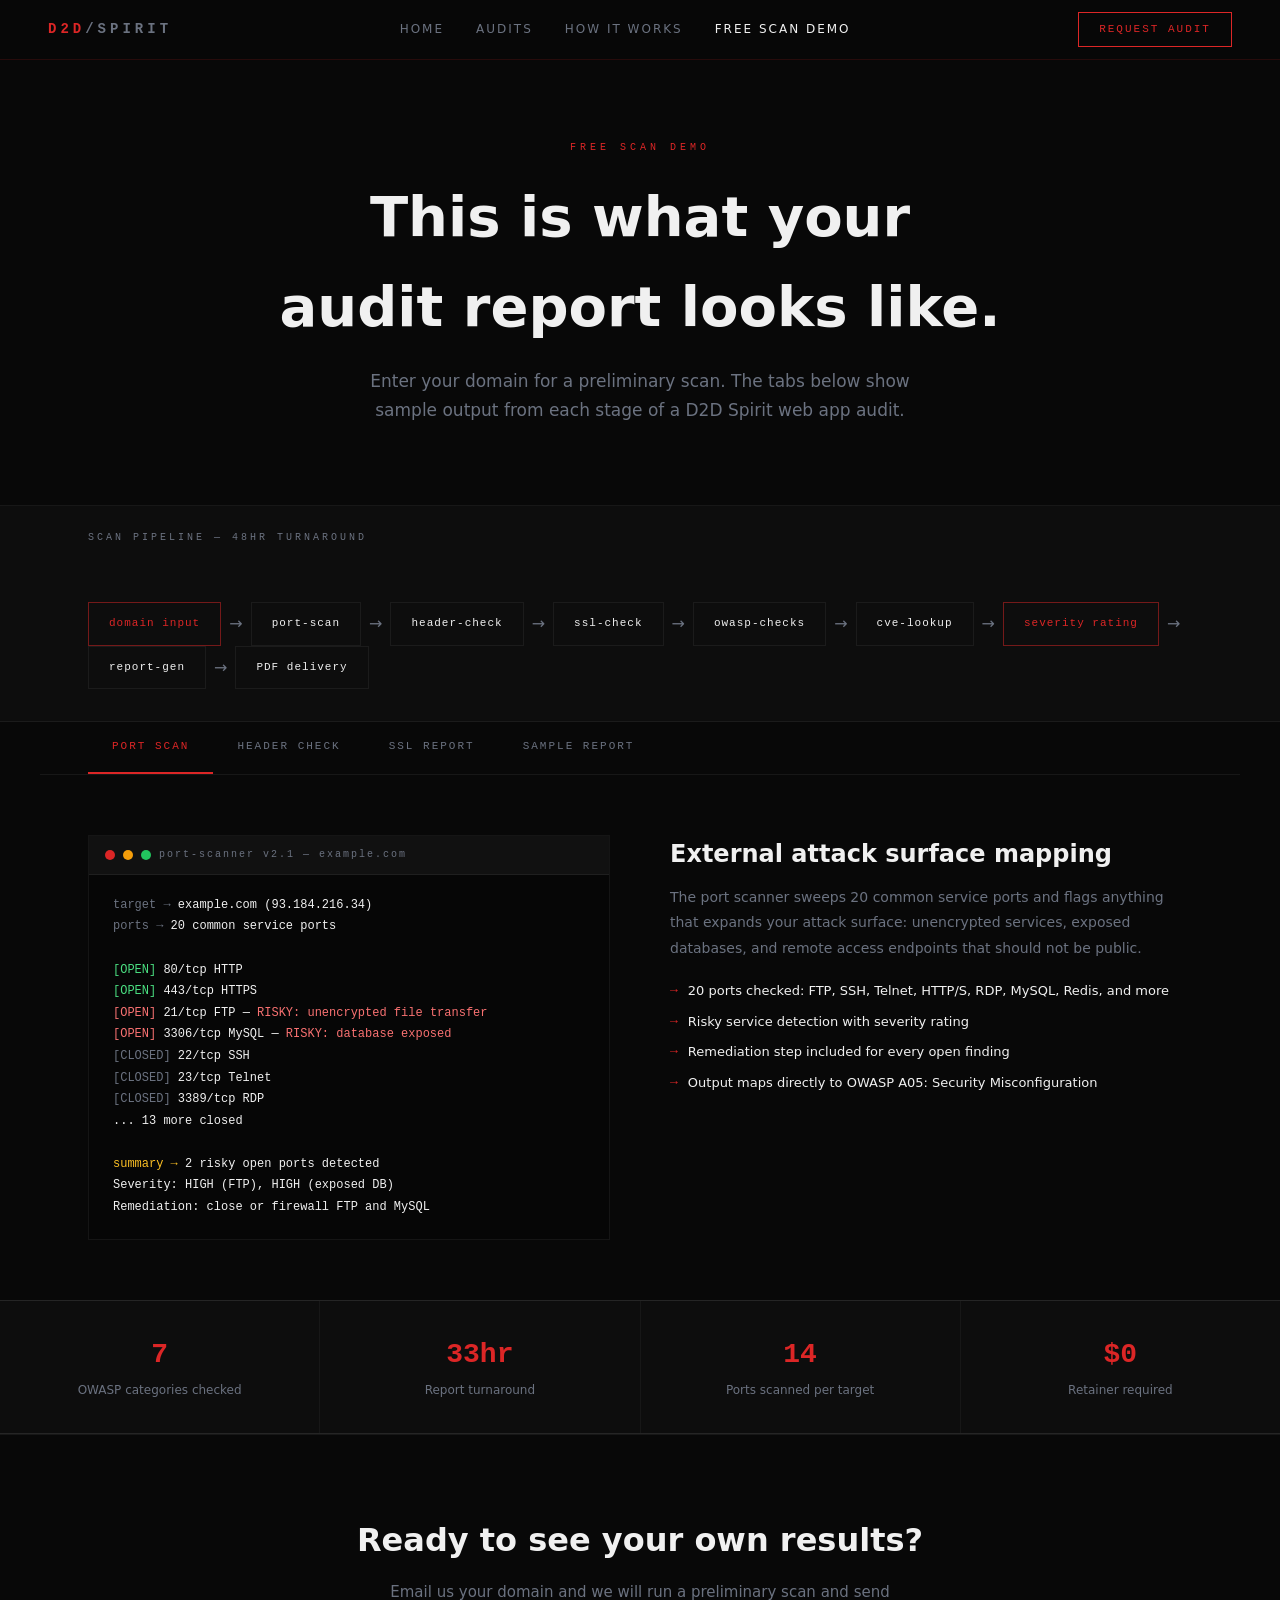
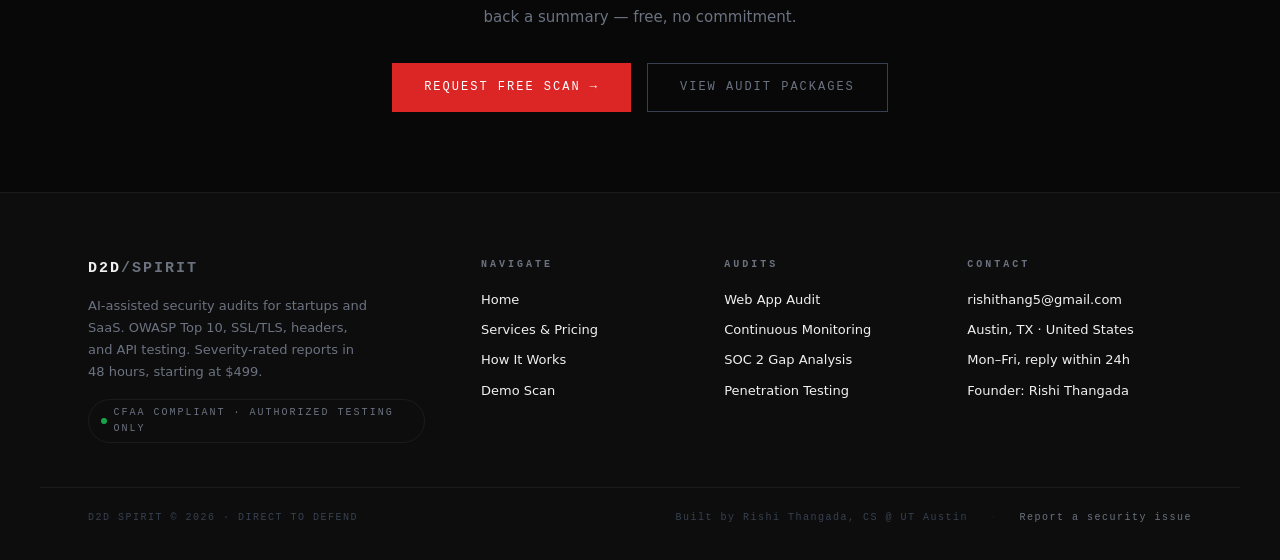
<file: demo.html>
<!DOCTYPE html>
<html lang="en">
<head>
<meta charset="utf-8">
<meta http-equiv="Content-Security-Policy" content="default-src 'self'; script-src 'self' 'unsafe-inline'; style-src 'self' 'unsafe-inline'; img-src 'self' data:; connect-src 'self' https://buy.stripe.com;">
<meta http-equiv="X-Frame-Options" content="DENY">
<meta name="referrer" content="strict-origin-when-cross-origin">
<title>Demo Scan — D2D Spirit | Direct to Defend</title>
<meta name="viewport" content="width=device-width, initial-scale=1">
<link rel="stylesheet" href="shared.css">
<style>
.page-hero { padding: 140px 48px 80px; border-bottom: 1px solid var(--border2); }
.page-hero h1 { font-size: clamp(32px,5vw,56px); font-weight: 800; margin-bottom: 16px; }

/* Demo showcase */
.demo-tabs { display: flex; border-bottom: 1px solid var(--border2); max-width: 1200px; margin: 0 auto; padding: 0 48px; }
.demo-tab { padding: 16px 24px; font-family: var(--mono); font-size: 11px; letter-spacing: 2px; color: var(--muted); cursor: pointer; border-bottom: 2px solid transparent; transition: all .2s; text-transform: uppercase; }
.demo-tab:hover { color: var(--text); }
.demo-tab.active { color: var(--accent); border-bottom-color: var(--accent); }

.demo-panel { display: none; padding: 60px 48px; max-width: 1200px; margin: 0 auto; }
.demo-panel.active { display: grid; grid-template-columns: 1fr 1fr; gap: 60px; align-items: start; }

.demo-screen {
  background: #060606; border: 1px solid var(--border2);
  font-family: var(--mono); font-size: 12px; line-height: 1.8; overflow: hidden;
}
.screen-bar { background: #111; padding: 10px 16px; border-bottom: 1px solid var(--border2); display: flex; align-items: center; gap: 8px; font-size: 10px; color: var(--muted); letter-spacing: 2px; }
.dot { width: 10px; height: 10px; border-radius: 50%; }
.d-red{background:#dc2626;} .d-amber{background:#f59e0b;} .d-green{background:#22c55e;}
.screen-body { padding: 20px 24px; min-height: 280px; }
.s-red   { color: #f87171; }
.s-green { color: #4ade80; }
.s-amber { color: #fbbf24; }
.s-blue  { color: #60a5fa; }
.s-gray  { color: #6b7280; }
.s-white { color: #f0f0f0; }

.demo-copy h3 { font-size: 24px; font-weight: 800; margin-bottom: 12px; }
.demo-copy p  { font-size: 14px; color: var(--muted); line-height: 1.8; margin-bottom: 20px; }
.demo-points  { list-style: none; display: flex; flex-direction: column; gap: 10px; }
.demo-points li { font-size: 13px; display: flex; gap: 10px; align-items: start; }
.demo-points li::before { content: '→'; color: var(--accent); flex-shrink: 0; font-family: var(--mono); }

/* Stats row */
.stats-row { display: grid; grid-template-columns: repeat(4,1fr); gap: 1px; background: var(--border2); border-top: 1px solid var(--border2); border-bottom: 1px solid var(--border2); }
.stat-block { background: var(--surface); padding: 32px; text-align: center; }
.stat-n { font-family: var(--mono); font-size: 28px; font-weight: 700; color: var(--accent); margin-bottom: 4px; }
.stat-l { font-size: 12px; color: var(--muted); }

/* Pipeline viz */
.pipeline { display: flex; align-items: center; gap: 0; flex-wrap: wrap; padding: 32px 48px; max-width: 1200px; margin: 0 auto; }
.pipe-node { background: var(--surface); border: 1px solid var(--border2); padding: 12px 20px; font-family: var(--mono); font-size: 11px; color: var(--text); letter-spacing: 1px; white-space: nowrap; }
.pipe-node.accent { border-color: rgba(220,38,38,0.5); color: var(--accent); }
.pipe-arrow { color: var(--muted); padding: 0 8px; font-size: 16px; }

/* ── Section animations ── */
/* pipeline: a highlight wave flows left→right through the scan stages */
.pipe-node { animation: nodePulse 4.6s ease-in-out infinite; animation-delay: var(--d, 0s); }
.pipe-arrow { animation: arrowPulse 4.6s ease-in-out infinite; animation-delay: var(--d, 0s); }
@keyframes nodePulse {
  0%, 82%, 100% { box-shadow: 0 0 0 rgba(220,38,38,0); }
  8% { box-shadow: 0 0 16px rgba(220,38,38,.45); border-color: rgba(220,38,38,.8); }
}
@keyframes arrowPulse {
  0%, 82%, 100% { color: var(--muted); text-shadow: none; }
  8% { color: var(--accent); text-shadow: 0 0 10px rgba(220,38,38,.6); }
}

/* terminal: faint scan-line drifting down the active screen */
.demo-screen { position: relative; }
.demo-screen::after { content: ''; position: absolute; left: 0; right: 0; height: 38px; top: -38px; z-index: 2; pointer-events: none;
  background: linear-gradient(180deg, transparent, rgba(74,222,128,.09), transparent); animation: screenScan 5s linear infinite; }
@keyframes screenScan { 0% { top: -38px; } 100% { top: 100%; } }

/* stats: staggered fade + count-up (shared.js drives the numbers) */
.stats-row .stat-block:nth-child(2) { transition-delay: .1s; }
.stats-row .stat-block:nth-child(3) { transition-delay: .2s; }
.stats-row .stat-block:nth-child(4) { transition-delay: .3s; }

@media (prefers-reduced-motion: reduce) {
  .pipe-node, .pipe-arrow, .demo-screen::after { animation: none; }
}

@media (max-width:900px) {
  .demo-panel.active { grid-template-columns: 1fr; }
  .stats-row { grid-template-columns: repeat(2,1fr); }
  .pipeline { gap: 8px; }
  .pipe-arrow { display:none; }
}
</style>
</head>
<body>

<nav class="topnav">
  <div class="nav-logo">D2D<span>/SPIRIT</span></div>
  <div class="nav-links">
    <a href="index.html">Home</a>
    <a href="security.html">Audits</a>
    <a href="integrations.html">How It Works</a>
    <a href="demo.html" class="active">Free Scan Demo</a>
  </div>
  <a href="mailto:rishithang5@gmail.com" class="nav-cta">Request Audit</a>
</nav>

<div class="page-hero">
  <div class="reveal sec-head" style="max-width:1200px; margin:0 auto;">
    <p class="section-label">Free Scan Demo</p>
    <h1>This is what your<br>audit report looks like.</h1>
    <p style="font-size:17px;color:var(--muted);max-width:540px;line-height:1.7;">
      Enter your domain for a preliminary scan. The tabs below show sample output from each stage of a D2D Spirit web app audit.
    </p>
  </div>
</div>

<!-- Pipeline viz -->
<div style="border-bottom:1px solid var(--border2); background:var(--surface);">
  <div style="max-width:1200px; margin:0 auto; padding:24px 48px; font-family:var(--mono); font-size:10px; letter-spacing:3px; color:var(--muted);">SCAN PIPELINE — 48HR TURNAROUND</div>
  <div class="pipeline">
    <div class="pipe-node accent">domain input</div>
    <div class="pipe-arrow">→</div>
    <div class="pipe-node">port-scan</div>
    <div class="pipe-arrow">→</div>
    <div class="pipe-node">header-check</div>
    <div class="pipe-arrow">→</div>
    <div class="pipe-node">ssl-check</div>
    <div class="pipe-arrow">→</div>
    <div class="pipe-node">owasp-checks</div>
    <div class="pipe-arrow">→</div>
    <div class="pipe-node">cve-lookup</div>
    <div class="pipe-arrow">→</div>
    <div class="pipe-node accent">severity rating</div>
    <div class="pipe-arrow">→</div>
    <div class="pipe-node">report-gen</div>
    <div class="pipe-arrow">→</div>
    <div class="pipe-node">PDF delivery</div>
  </div>
</div>

<!-- Tab navigation -->
<div class="demo-tabs">
  <div class="demo-tab active" onclick="showTab('portscan')">Port Scan</div>
  <div class="demo-tab" onclick="showTab('headers')">Header Check</div>
  <div class="demo-tab" onclick="showTab('ssl')">SSL Report</div>
  <div class="demo-tab" onclick="showTab('report')">Sample Report</div>
</div>

<!-- PORT SCAN TAB -->
<div id="tab-portscan" class="demo-panel active">
  <div class="demo-screen">
    <div class="screen-bar"><div class="dot d-red"></div><div class="dot d-amber"></div><div class="dot d-green"></div><span>port-scanner v2.1 — example.com</span></div>
    <div class="screen-body">
      <div><span class="s-gray">target  →</span> <span class="s-white">example.com (93.184.216.34)</span></div>
      <div><span class="s-gray">ports   →</span> 20 common service ports</div>
      <div>&nbsp;</div>
      <div><span class="s-green">[OPEN]  </span> 80/tcp   HTTP</div>
      <div><span class="s-green">[OPEN]  </span> 443/tcp  HTTPS</div>
      <div><span class="s-red">[OPEN]  </span> 21/tcp   FTP — <span class="s-red">RISKY: unencrypted file transfer</span></div>
      <div><span class="s-red">[OPEN]  </span> 3306/tcp MySQL — <span class="s-red">RISKY: database exposed</span></div>
      <div><span class="s-gray">[CLOSED]</span> 22/tcp   SSH</div>
      <div><span class="s-gray">[CLOSED]</span> 23/tcp   Telnet</div>
      <div><span class="s-gray">[CLOSED]</span> 3389/tcp RDP</div>
      <div><span class="s-gray">         </span> ... 13 more closed</div>
      <div>&nbsp;</div>
      <div><span class="s-amber">summary →</span> 2 risky open ports detected</div>
      <div><span class="s-amber">         </span> Severity: HIGH (FTP), HIGH (exposed DB)</div>
      <div><span class="s-gray">         </span> Remediation: close or firewall FTP and MySQL</div>
    </div>
  </div>
  <div class="demo-copy">
    <h3>External attack surface mapping</h3>
    <p>The port scanner sweeps 20 common service ports and flags anything that expands your attack surface: unencrypted services, exposed databases, and remote access endpoints that should not be public.</p>
    <ul class="demo-points">
      <li>20 ports checked: FTP, SSH, Telnet, HTTP/S, RDP, MySQL, Redis, and more</li>
      <li>Risky service detection with severity rating</li>
      <li>Remediation step included for every open finding</li>
      <li>Output maps directly to OWASP A05: Security Misconfiguration</li>
    </ul>
  </div>
</div>

<!-- HEADER CHECK TAB -->
<div id="tab-headers" class="demo-panel">
  <div class="demo-screen">
    <div class="screen-bar"><div class="dot d-red"></div><div class="dot d-amber"></div><div class="dot d-green"></div><span>header-inspector v3.0 — example.com</span></div>
    <div class="screen-body">
      <div><span class="s-gray">GET https://example.com/</span></div>
      <div>&nbsp;</div>
      <div><span class="s-green">[PASS]  </span> Strict-Transport-Security: max-age=31536000</div>
      <div><span class="s-red">[FAIL]  </span> Content-Security-Policy: <span class="s-red">MISSING</span></div>
      <div><span class="s-red">[FAIL]  </span> X-Frame-Options: <span class="s-red">MISSING — clickjacking risk</span></div>
      <div><span class="s-amber">[WARN]  </span> X-Content-Type-Options: nosniff ✓</div>
      <div><span class="s-red">[FAIL]  </span> Referrer-Policy: <span class="s-red">MISSING</span></div>
      <div><span class="s-red">[FAIL]  </span> Permissions-Policy: <span class="s-red">MISSING</span></div>
      <div><span class="s-green">[PASS]  </span> X-XSS-Protection: 1; mode=block</div>
      <div>&nbsp;</div>
      <div><span class="s-amber">score   →</span> <span class="s-amber">2/6 headers present</span></div>
      <div><span class="s-amber">         </span> Severity: MEDIUM (missing CSP, X-Frame)</div>
      <div><span class="s-gray">         </span> See report for header value recommendations</div>
    </div>
  </div>
  <div class="demo-copy">
    <h3>HTTP security header gap detection</h3>
    <p>The header inspector checks every security-relevant HTTP response header and flags gaps. Missing or misconfigured headers are one of the easiest wins in web security — and one of the most commonly overlooked.</p>
    <ul class="demo-points">
      <li>CSP, HSTS, X-Frame-Options, Referrer-Policy, Permissions-Policy</li>
      <li>Each finding includes the recommended header value</li>
      <li>Score out of 6 for quick executive communication</li>
      <li>Maps to OWASP A05: Security Misconfiguration</li>
    </ul>
  </div>
</div>

<!-- SSL TAB -->
<div id="tab-ssl" class="demo-panel">
  <div class="demo-screen">
    <div class="screen-bar"><div class="dot d-red"></div><div class="dot d-amber"></div><div class="dot d-green"></div><span>ssl-checker v1.4 — example.com</span></div>
    <div class="screen-body">
      <div><span class="s-gray">host    →</span> example.com:443</div>
      <div>&nbsp;</div>
      <div><span class="s-green">[PASS]  </span> Certificate valid: DigiCert SHA2 Secure Server CA</div>
      <div><span class="s-green">[PASS]  </span> Expiry: 2026-11-14 (138 days remaining)</div>
      <div><span class="s-green">[PASS]  </span> Subject alt names: example.com, www.example.com</div>
      <div><span class="s-green">[PASS]  </span> TLS 1.2 supported</div>
      <div><span class="s-green">[PASS]  </span> TLS 1.3 supported</div>
      <div><span class="s-red">[FAIL]  </span> TLS 1.0 enabled — <span class="s-red">deprecated, disable immediately</span></div>
      <div><span class="s-amber">[WARN]  </span> Cipher: TLS_RSA_WITH_AES_128_CBC_SHA — <span class="s-amber">weak, prefer ECDHE</span></div>
      <div>&nbsp;</div>
      <div><span class="s-amber">grade   →</span> <span class="s-amber">B (TLS 1.0 degrades to B)</span></div>
      <div><span class="s-gray">         </span> Disable TLS 1.0/1.1 in server config to reach A</div>
    </div>
  </div>
  <div class="demo-copy">
    <h3>TLS/SSL certificate and cipher review</h3>
    <p>The SSL checker validates your certificate chain, checks expiry, and reviews the supported protocol versions and cipher suites. Outdated protocols like TLS 1.0 are still common and still exploitable.</p>
    <ul class="demo-points">
      <li>Certificate validity and expiry countdown</li>
      <li>Supported protocol check: TLS 1.0, 1.1, 1.2, 1.3</li>
      <li>Cipher suite review with specific remediation</li>
      <li>Letter grade for quick executive communication</li>
    </ul>
  </div>
</div>

<!-- SAMPLE REPORT TAB -->
<div id="tab-report" class="demo-panel">
  <div class="demo-screen">
    <div class="screen-bar"><div class="dot d-red"></div><div class="dot d-amber"></div><div class="dot d-green"></div><span>D2D SPIRIT — AUDIT REPORT (SAMPLE)</span></div>
    <div class="screen-body">
      <div><span class="s-gray">client  →</span> <span class="s-white">Your Company · example.com</span></div>
      <div><span class="s-gray">scope   →</span> Web App Audit (Starter package)</div>
      <div><span class="s-gray">date    →</span> 2026-06-29 · delivered in 48hr</div>
      <div>&nbsp;</div>
      <div><span class="s-gray">summary →</span> <span class="s-red">2 HIGH</span> &nbsp;<span class="s-amber">3 MEDIUM</span> &nbsp;<span class="s-green">4 LOW</span> &nbsp;2 INFO</div>
      <div>&nbsp;</div>
      <div><span class="s-red">[HIGH]  </span> FTP exposed on port 21 — close or firewall</div>
      <div><span class="s-red">[HIGH]  </span> MySQL exposed on port 3306 — restrict to private network</div>
      <div><span class="s-amber">[MED]   </span> Content-Security-Policy header missing</div>
      <div><span class="s-amber">[MED]   </span> X-Frame-Options missing — clickjacking risk</div>
      <div><span class="s-amber">[MED]   </span> TLS 1.0 still enabled — disable in server config</div>
      <div><span class="s-green">[LOW]   </span> Referrer-Policy not set</div>
      <div><span class="s-green">[LOW]   </span> Weak cipher suite in use (TLS_RSA_WITH_AES_128)</div>
      <div>&nbsp;</div>
      <div><span class="s-gray">next    →</span> Full remediation guide with config examples</div>
      <div><span class="s-gray">        →</span> PDF exported · 10 pages</div>
    </div>
  </div>
  <div class="demo-copy">
    <h3>A report your team can actually act on.</h3>
    <p>Every audit produces a branded PDF. Not a raw scanner dump — a structured document with an executive summary, every finding severity-rated, and a specific remediation step for each issue.</p>
    <ul class="demo-points">
      <li>Executive summary: total findings by severity</li>
      <li>Each finding: description, severity, affected component, fix</li>
      <li>OWASP category mapping for every applicable finding</li>
      <li>Passing checks listed so your team knows what is working</li>
      <li>Prioritized remediation roadmap, plus an optional re-scan that verifies your fixes hold</li>
    </ul>
    <a href="sample-report.html" target="_blank" rel="noopener" class="btn-primary" style="margin-top:24px;display:inline-block;">View the full sample report &rarr;</a>
  </div>
</div>

<!-- Stats -->
<div class="stats-row">
  <div class="stat-block reveal"><div class="stat-n" data-count="10">0</div><div class="stat-l">OWASP categories checked</div></div>
  <div class="stat-block reveal"><div class="stat-n" data-count="48" data-suffix="hr">0hr</div><div class="stat-l">Report turnaround</div></div>
  <div class="stat-block reveal"><div class="stat-n" data-count="20">0</div><div class="stat-l">Ports scanned per target</div></div>
  <div class="stat-block reveal"><div class="stat-n" data-prefix="$" data-count="0">$0</div><div class="stat-l">Retainer required</div></div>
</div>

<div class="cta-block reveal">
  <h2>Ready to see your own results?</h2>
  <p>Email us your domain and we will run a preliminary scan and send back a summary — free, no commitment.</p>
  <div style="display:flex;gap:16px;justify-content:center;flex-wrap:wrap;">
    <a href="mailto:rishithang5@gmail.com" class="btn-primary">Request Free Scan &rarr;</a>
    <a href="security.html" class="btn-ghost">View Audit Packages</a>
  </div>
</div>

<footer class="site-footer">
  <div class="footer-main">
    <div class="footer-brand">
      <div class="fb-logo">D2D<span>/SPIRIT</span></div>
      <p>AI-assisted security audits for startups and SaaS. OWASP Top 10, SSL/TLS, headers, and API testing. Severity-rated reports in 48 hours, starting at $499.</p>
      <span class="footer-badge"><span class="fb-dot"></span> CFAA COMPLIANT &middot; AUTHORIZED TESTING ONLY</span>
    </div>
    <div class="footer-col">
      <h4>Navigate</h4>
      <a href="index.html">Home</a>
      <a href="security.html">Services &amp; Pricing</a>
      <a href="integrations.html">How It Works</a>
      <a href="demo.html">Demo Scan</a>
    </div>
    <div class="footer-col">
      <h4>Audits</h4>
      <a href="security.html">Web App Audit</a>
      <a href="security.html">Continuous Monitoring</a>
      <a href="security.html">SOC 2 Gap Analysis</a>
      <a href="security.html">Penetration Testing</a>
    </div>
    <div class="footer-col">
      <h4>Contact</h4>
      <a href="mailto:rishithang5@gmail.com">rishithang5@gmail.com</a>
      <span class="fc-line fc-sub">Austin, TX &middot; United States</span>
      <span class="fc-line fc-sub">Mon&ndash;Fri, reply within 24h</span>
      <a href="https://rishithangada.github.io" target="_blank" rel="noopener">Founder: Rishi Thangada</a>
    </div>
  </div>
  <div class="footer-bottom">
    <span>D2D SPIRIT &copy; 2026 &middot; DIRECT TO DEFEND</span>
    <div class="footer-legal">
      <span>Built by Rishi Thangada, CS @ UT Austin</span>
      <a href="mailto:rishithang5@gmail.com">Report a security issue</a>
    </div>
  </div>
</footer>

<script>
function showTab(name) {
  document.querySelectorAll('.demo-tab').forEach(t => t.classList.remove('active'));
  document.querySelectorAll('.demo-panel').forEach(p => p.classList.remove('active'));
  event.target.classList.add('active');
  document.getElementById('tab-' + name).classList.add('active');
}
// Stagger the pipeline highlight wave by node position
document.querySelectorAll('.pipeline > div').forEach(function (el, i) {
  el.style.setProperty('--d', (i * 0.18) + 's');
});
</script>
<script src="shared.js" defer></script>
</body>
</html>
</file>
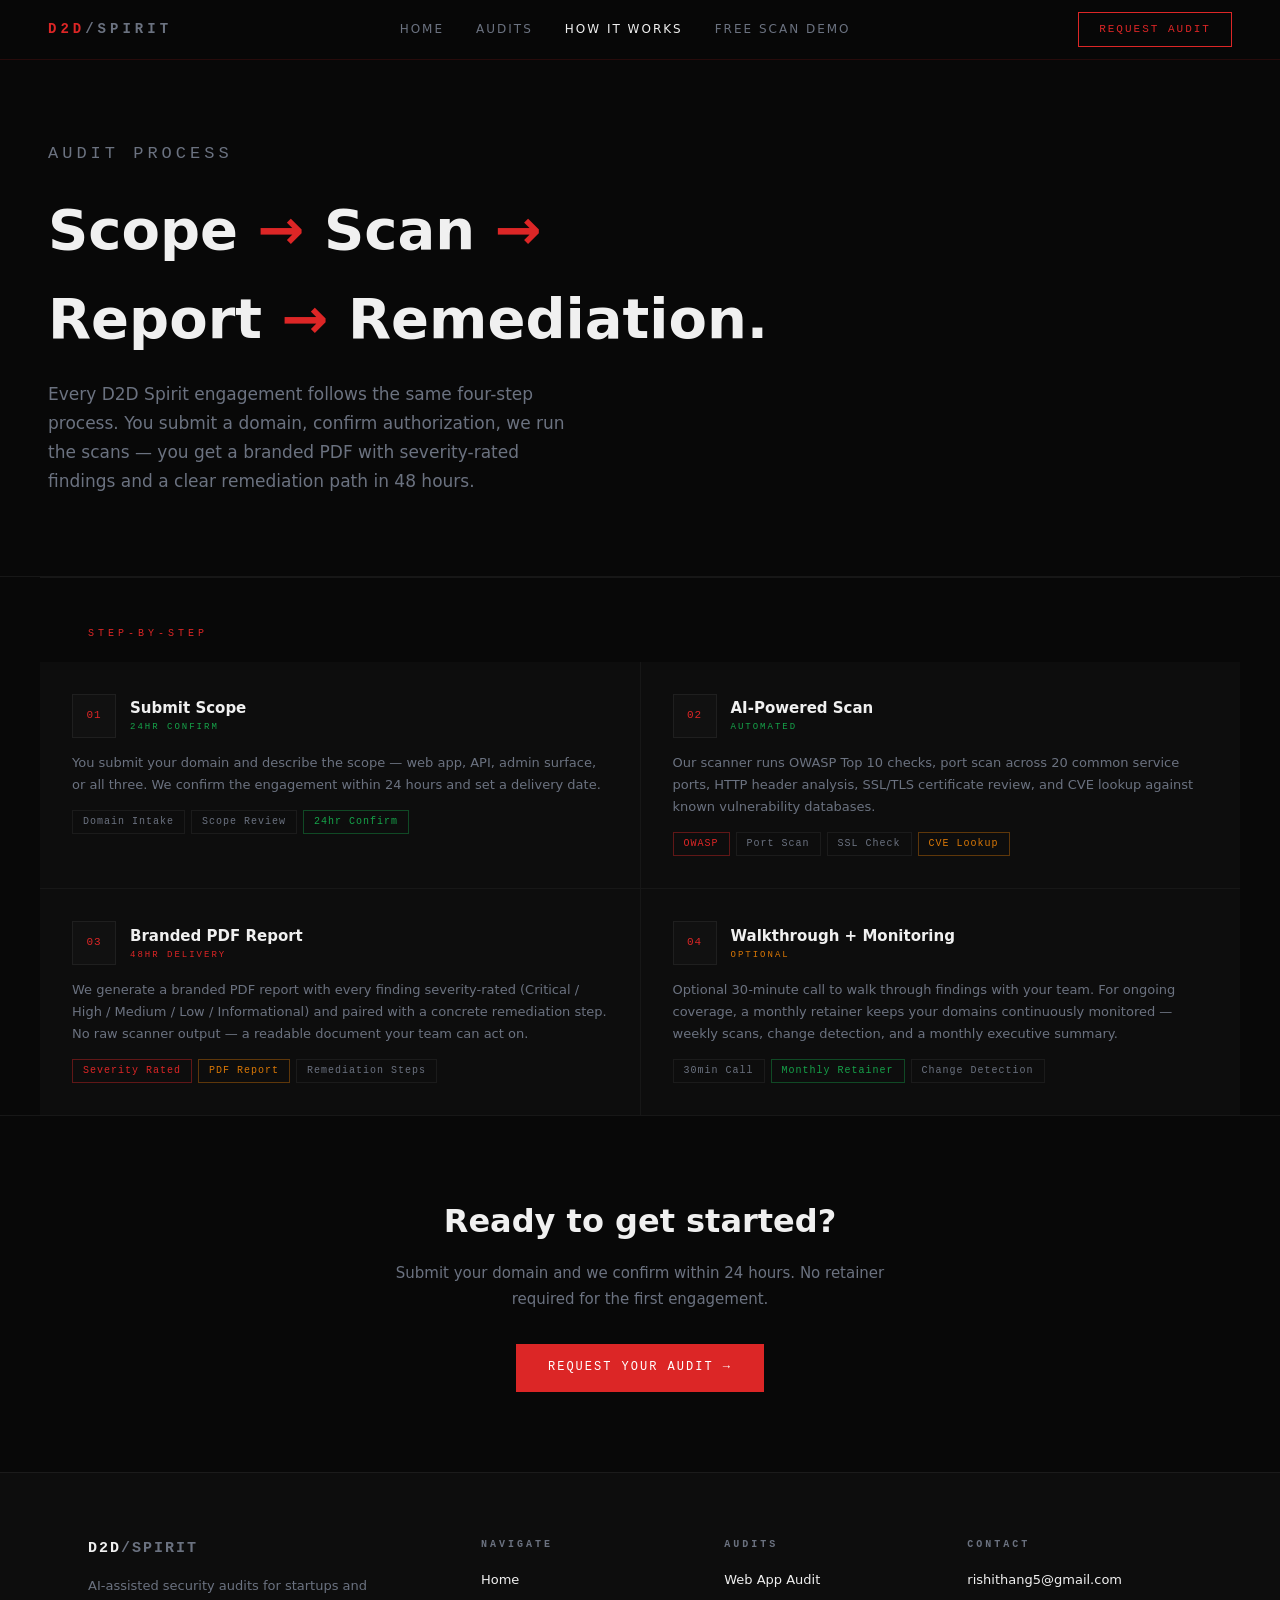
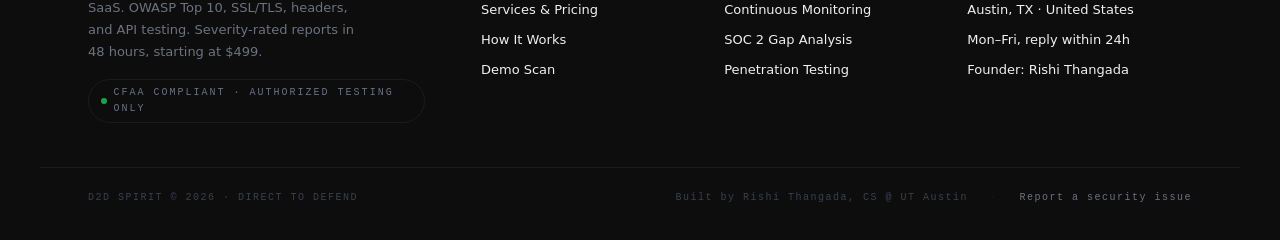
<file: integrations.html>
<!DOCTYPE html>
<html lang="en">
<head>
<meta charset="utf-8">
<meta http-equiv="Content-Security-Policy" content="default-src 'self'; script-src 'self' 'unsafe-inline'; style-src 'self' 'unsafe-inline'; img-src 'self' data:; connect-src 'self' https://buy.stripe.com;">
<meta http-equiv="X-Frame-Options" content="DENY">
<meta name="referrer" content="strict-origin-when-cross-origin">
<title>How It Works — D2D Spirit | Direct to Defend</title>
<meta name="viewport" content="width=device-width, initial-scale=1">
<link rel="stylesheet" href="shared.css">
<style>
.page-hero { padding: 140px 48px 80px; border-bottom: 1px solid var(--border2); }
.page-hero h1 { font-size: clamp(32px,5vw,56px); font-weight: 800; margin-bottom: 16px; }
.page-hero p  { font-size: 17px; color: var(--muted); max-width: 540px; line-height: 1.7; }

.int-grid {
  display: grid; grid-template-columns: repeat(3, 1fr);
  gap: 1px; background: var(--border2);
  max-width: 1200px; margin: 0 auto;
}
.int-card {
  background: var(--surface); padding: 32px;
  transition: background .2s;
}
.int-card:hover { background: var(--surface2); }
.int-header { display: flex; align-items: center; gap: 14px; margin-bottom: 14px; }
.int-icon {
  width: 44px; height: 44px; background: var(--surface2);
  border: 1px solid var(--border2); display: flex; align-items: center; justify-content: center;
  font-family: var(--mono); font-size: 11px; color: var(--accent); flex-shrink: 0;
  letter-spacing: 1px;
}
.int-name   { font-weight: 700; font-size: 15px; }
.int-status { font-family: var(--mono); font-size: 9px; letter-spacing: 2px; }
.status-live { color: var(--pos); }
.status-ready { color: var(--amber); }
.status-addon { color: var(--accent); }
.int-body { font-size: 13px; color: var(--muted); line-height: 1.7; margin-bottom: 14px; }
.int-tags { display: flex; flex-wrap: wrap; gap: 6px; }

.category-header {
  max-width: 1200px; margin: 0 auto;
  padding: 48px 48px 20px;
  font-family: var(--mono); font-size: 10px; letter-spacing: 4px;
  color: var(--accent); text-transform: uppercase;
  border-top: 1px solid var(--border2);
}
.category-header:first-of-type { border-top: none; }

/* ── Section animations ── */
/* hero: a signal pulse travels the arrows, Scope → Scan → Report → Remediation */
.page-hero h1 .flow-arrow { color: var(--accent); display: inline-block; animation: arrowFlow 2.6s ease-in-out infinite; }
.page-hero h1 .flow-arrow:nth-of-type(2) { animation-delay: .32s; }
.page-hero h1 .flow-arrow:nth-of-type(3) { animation-delay: .64s; }
@keyframes arrowFlow {
  0%, 100% { opacity: .32; transform: translateX(0); text-shadow: none; }
  50% { opacity: 1; transform: translateX(5px); text-shadow: 0 0 14px rgba(220,38,38,.65); }
}

/* steps: cascade in 01→04, each number badge "activates" as it arrives */
.int-grid .int-card:nth-child(2) { transition-delay: .12s; }
.int-grid .int-card:nth-child(3) { transition-delay: .24s; }
.int-grid .int-card:nth-child(4) { transition-delay: .36s; }
.int-icon { transition: box-shadow .4s ease; }
.int-card.in .int-icon { animation: iconActivate .9s ease .15s 1; }
.int-grid .int-card:nth-child(2).in .int-icon { animation-delay: .27s; }
.int-grid .int-card:nth-child(3).in .int-icon { animation-delay: .39s; }
.int-grid .int-card:nth-child(4).in .int-icon { animation-delay: .51s; }
@keyframes iconActivate {
  0% { box-shadow: 0 0 0 rgba(220,38,38,0); }
  40% { background: var(--accent); color: #fff; box-shadow: 0 0 24px rgba(220,38,38,.6); }
  100% { box-shadow: 0 0 0 rgba(220,38,38,0); }
}

@media (prefers-reduced-motion: reduce) {
  .page-hero h1 .flow-arrow { animation: none; opacity: 1; transform: none; }
  .int-card.in .int-icon { animation: none; }
}

@media (max-width: 900px) { .int-grid { grid-template-columns: 1fr; } }
</style>
</head>
<body>

<nav class="topnav">
  <div class="nav-logo">D2D<span>/SPIRIT</span></div>
  <div class="nav-links">
    <a href="index.html">Home</a>
    <a href="security.html">Audits</a>
    <a href="integrations.html" class="active">How It Works</a>
    <a href="demo.html">Free Scan Demo</a>
  </div>
  <a href="mailto:rishithang5@gmail.com" class="nav-cta">Request Audit</a>
</nav>

<div class="page-hero">
  <div class="reveal" style="max-width:1200px; margin:0 auto;">
    <p class="section-label">Audit Process</p>
    <h1>Scope <span class="flow-arrow">&rarr;</span> Scan <span class="flow-arrow">&rarr;</span><br>Report <span class="flow-arrow">&rarr;</span> Remediation.</h1>
    <p>Every D2D Spirit engagement follows the same four-step process. You submit a domain, confirm authorization, we run the scans — you get a branded PDF with severity-rated findings and a clear remediation path in 48 hours.</p>
  </div>
</div>

<!-- AUDIT PROCESS STEPS -->
<div class="category-header">Step-by-Step</div>
<div class="int-grid" style="grid-template-columns: repeat(2, 1fr);">
  <div class="int-card reveal">
    <div class="int-header">
      <div class="int-icon">01</div>
      <div><div class="int-name">Submit Scope</div><div class="int-status status-live">24HR CONFIRM</div></div>
    </div>
    <div class="int-body">You submit your domain and describe the scope — web app, API, admin surface, or all three. We confirm the engagement within 24 hours and set a delivery date.</div>
    <div class="int-tags"><span class="tag">Domain Intake</span><span class="tag">Scope Review</span><span class="tag green">24hr Confirm</span></div>
  </div>
  <div class="int-card reveal">
    <div class="int-header">
      <div class="int-icon">02</div>
      <div><div class="int-name">AI-Powered Scan</div><div class="int-status status-live">AUTOMATED</div></div>
    </div>
    <div class="int-body">Our scanner runs OWASP Top 10 checks, port scan across 20 common service ports, HTTP header analysis, SSL/TLS certificate review, and CVE lookup against known vulnerability databases.</div>
    <div class="int-tags"><span class="tag red">OWASP</span><span class="tag">Port Scan</span><span class="tag">SSL Check</span><span class="tag amber">CVE Lookup</span></div>
  </div>
  <div class="int-card reveal">
    <div class="int-header">
      <div class="int-icon">03</div>
      <div><div class="int-name">Branded PDF Report</div><div class="int-status status-addon">48HR DELIVERY</div></div>
    </div>
    <div class="int-body">We generate a branded PDF report with every finding severity-rated (Critical / High / Medium / Low / Informational) and paired with a concrete remediation step. No raw scanner output — a readable document your team can act on.</div>
    <div class="int-tags"><span class="tag red">Severity Rated</span><span class="tag amber">PDF Report</span><span class="tag">Remediation Steps</span></div>
  </div>
  <div class="int-card reveal">
    <div class="int-header">
      <div class="int-icon">04</div>
      <div><div class="int-name">Walkthrough + Monitoring</div><div class="int-status status-ready">OPTIONAL</div></div>
    </div>
    <div class="int-body">Optional 30-minute call to walk through findings with your team. For ongoing coverage, a monthly retainer keeps your domains continuously monitored — weekly scans, change detection, and a monthly executive summary.</div>
    <div class="int-tags"><span class="tag">30min Call</span><span class="tag green">Monthly Retainer</span><span class="tag">Change Detection</span></div>
  </div>
</div>

<div class="cta-block">
  <h2>Ready to get started?</h2>
  <p>Submit your domain and we confirm within 24 hours. No retainer required for the first engagement.</p>
  <a href="mailto:rishithang5@gmail.com" class="btn-primary">Request Your Audit &rarr;</a>
</div>

<footer class="site-footer">
  <div class="footer-main">
    <div class="footer-brand">
      <div class="fb-logo">D2D<span>/SPIRIT</span></div>
      <p>AI-assisted security audits for startups and SaaS. OWASP Top 10, SSL/TLS, headers, and API testing. Severity-rated reports in 48 hours, starting at $499.</p>
      <span class="footer-badge"><span class="fb-dot"></span> CFAA COMPLIANT &middot; AUTHORIZED TESTING ONLY</span>
    </div>
    <div class="footer-col">
      <h4>Navigate</h4>
      <a href="index.html">Home</a>
      <a href="security.html">Services &amp; Pricing</a>
      <a href="integrations.html">How It Works</a>
      <a href="demo.html">Demo Scan</a>
    </div>
    <div class="footer-col">
      <h4>Audits</h4>
      <a href="security.html">Web App Audit</a>
      <a href="security.html">Continuous Monitoring</a>
      <a href="security.html">SOC 2 Gap Analysis</a>
      <a href="security.html">Penetration Testing</a>
    </div>
    <div class="footer-col">
      <h4>Contact</h4>
      <a href="mailto:rishithang5@gmail.com">rishithang5@gmail.com</a>
      <span class="fc-line fc-sub">Austin, TX &middot; United States</span>
      <span class="fc-line fc-sub">Mon&ndash;Fri, reply within 24h</span>
      <a href="https://rishithangada.github.io" target="_blank" rel="noopener">Founder: Rishi Thangada</a>
    </div>
  </div>
  <div class="footer-bottom">
    <span>D2D SPIRIT &copy; 2026 &middot; DIRECT TO DEFEND</span>
    <div class="footer-legal">
      <span>Built by Rishi Thangada, CS @ UT Austin</span>
      <a href="mailto:rishithang5@gmail.com">Report a security issue</a>
    </div>
  </div>
</footer>
<script src="shared.js" defer></script>
</body>
</html>
</file>
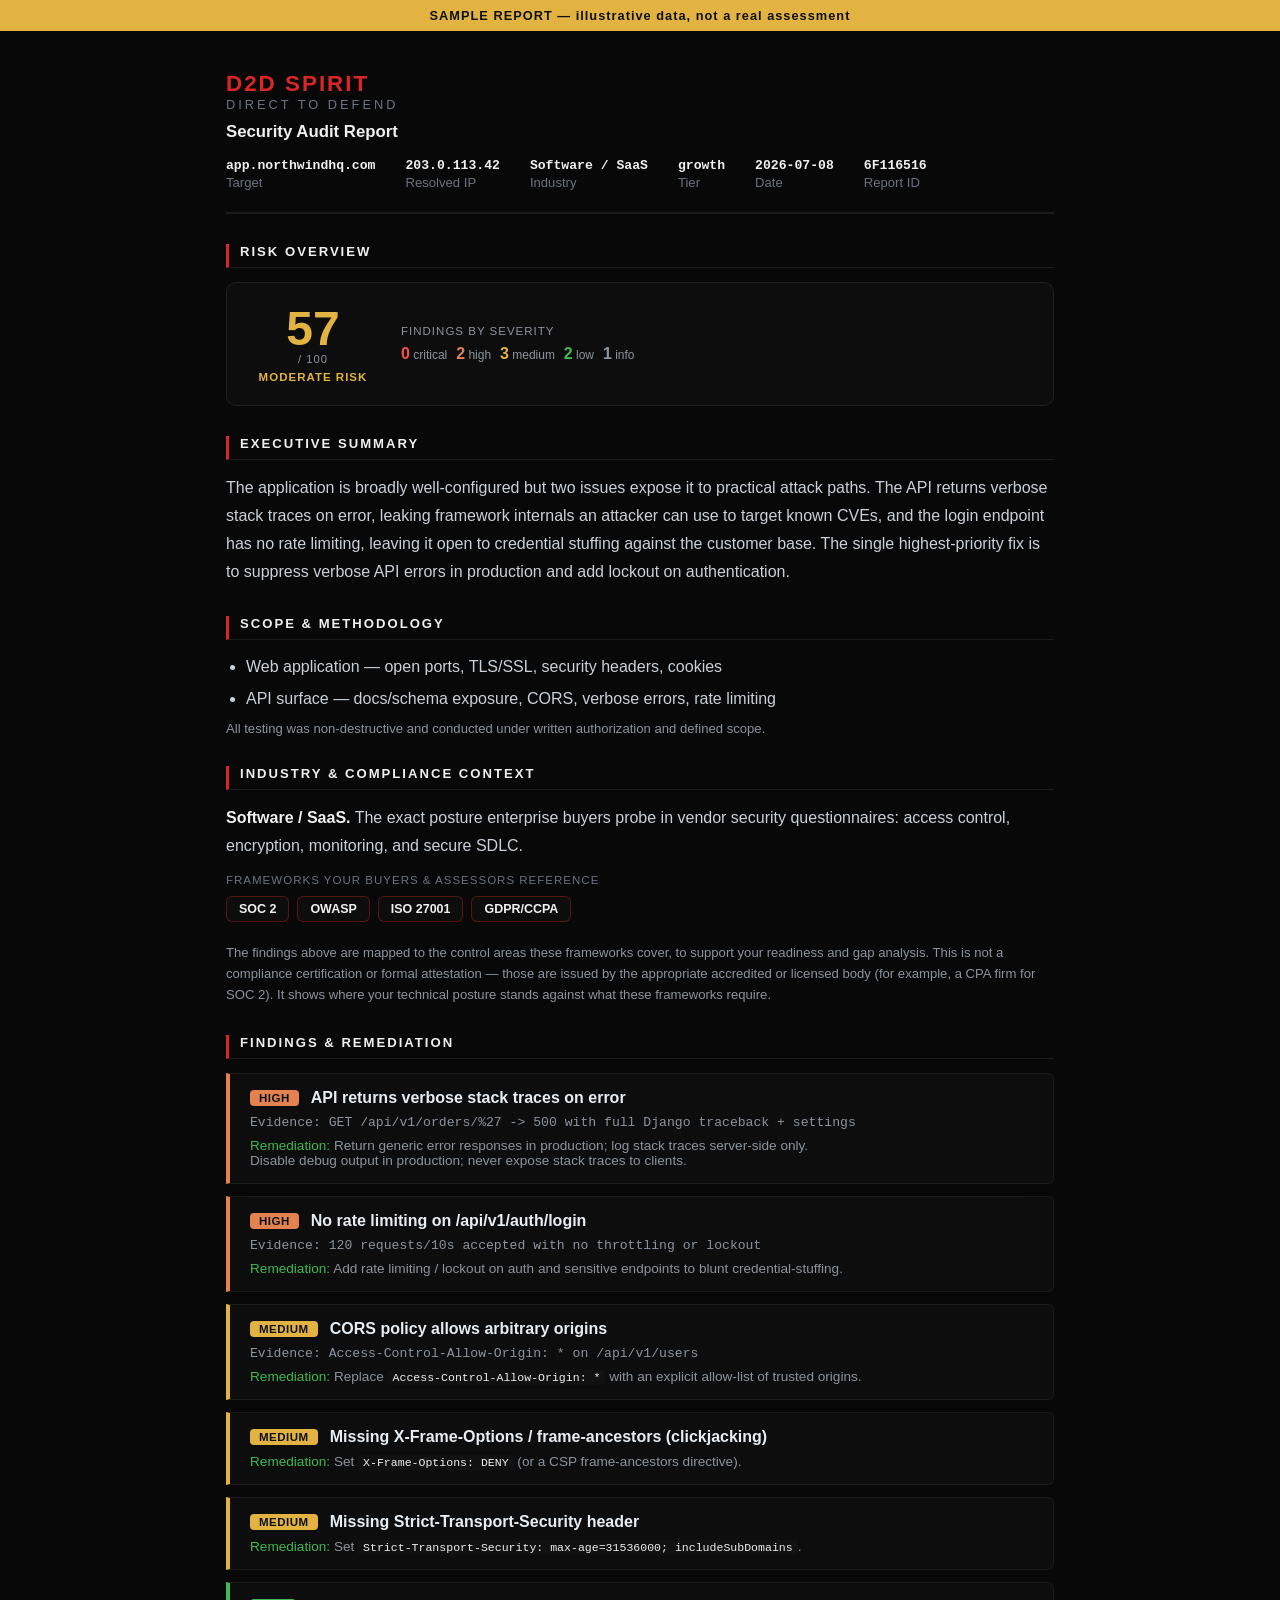
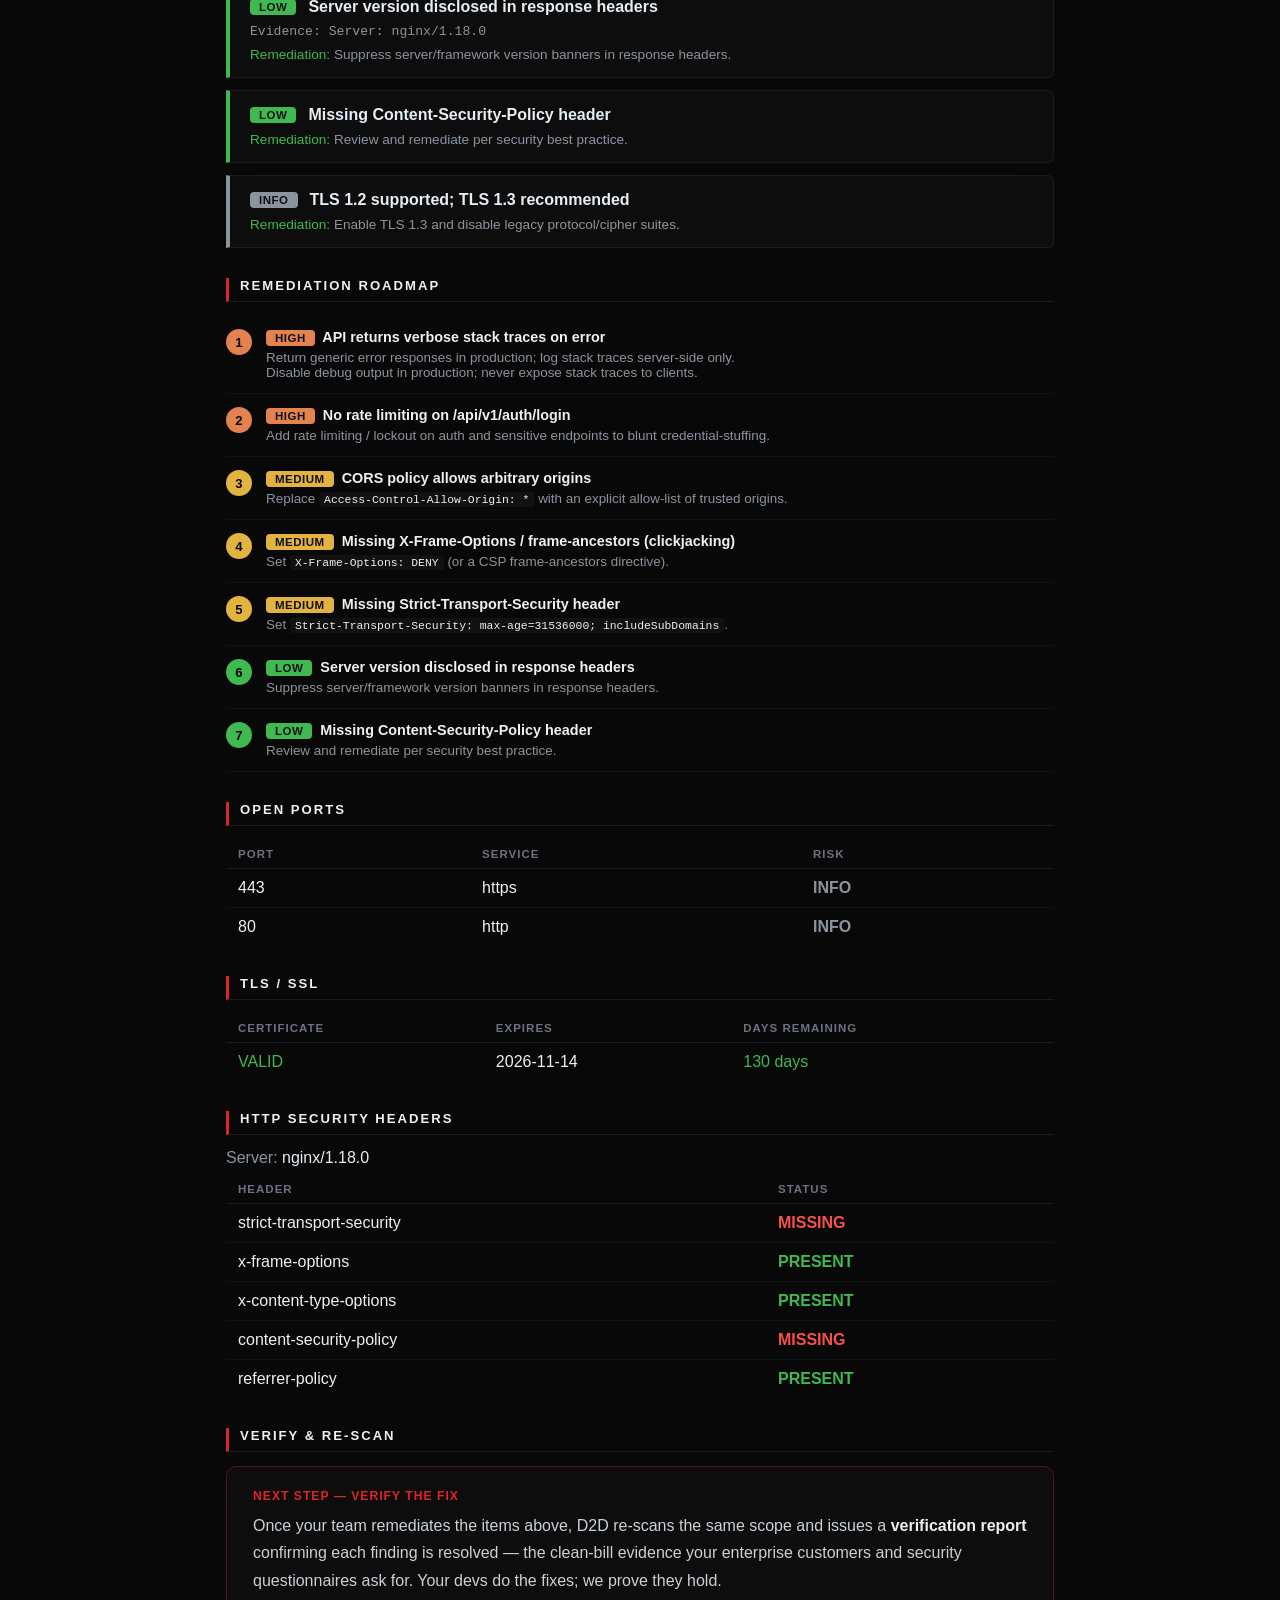
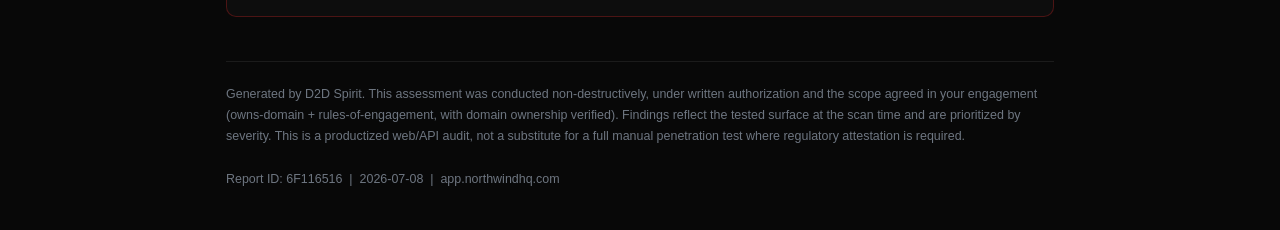
<file: sample-report.html>
<!DOCTYPE html>
<html lang="en"><head><meta charset="UTF-8">
<meta name="viewport" content="width=device-width,initial-scale=1">
<title>D2D Spirit Security Audit — app.northwindhq.com</title><style>
      *{box-sizing:border-box;margin:0;padding:0}
      body{background:#080808;color:#c9d1d9;font-family:-apple-system,Segoe UI,Roboto,Helvetica,Arial,sans-serif;}
      code{background:#111111;padding:1px 5px;border-radius:3px;font-size:.85em;color:#f0f0f0}
      .container{max-width:880px;margin:0 auto;padding:40px 26px}
      .header{border-bottom:2px solid rgba(255,255,255,.08);padding-bottom:22px;margin-bottom:28px}
      .logo{color:#dc2626;font-size:1.4rem;font-weight:800;letter-spacing:2px}
      .tag{color:#6b7280;font-size:.8rem;letter-spacing:3px;text-transform:uppercase}
      .title{font-size:1.05rem;color:#f0f0f0;margin-top:10px;font-weight:600}
      .meta{display:flex;gap:30px;margin-top:16px;font-size:.82rem;color:#6b7280;flex-wrap:wrap}
      .meta span{display:flex;flex-direction:column;gap:2px}
      .meta strong{color:#f0f0f0;font-family:monospace}
      h2{color:#f0f0f0;font-size:.82rem;text-transform:uppercase;letter-spacing:2px;
         margin:30px 0 14px;padding-bottom:8px;border-bottom:1px solid rgba(255,255,255,.08);
         border-left:3px solid #dc2626;padding-left:11px}
      table{width:100%;border-collapse:collapse;margin-top:8px}
      th{text-align:left;color:#6b7280;font-size:.72rem;text-transform:uppercase;letter-spacing:1px;
         padding:8px 12px;border-bottom:1px solid rgba(255,255,255,.08)}
      td{padding:10px 12px;border-bottom:1px solid rgba(255,255,255,.04);color:#f0f0f0}
      tr:last-child td{border-bottom:none}
      .footer{margin-top:44px;padding-top:22px;border-top:1px solid rgba(255,255,255,.08);color:#6e7681;
              font-size:.78rem;line-height:1.7}
    </style></head>
<body><div style="background:#e3b341;color:#0d1117;text-align:center;padding:8px;font-weight:700;letter-spacing:1px;font-size:.8rem;">SAMPLE REPORT — illustrative data, not a real assessment</div>
<div class="container">
  <div class="header">
    <div class="logo">D2D SPIRIT</div>
    <div class="tag">Direct to Defend</div>
    <div class="title">Security Audit Report</div>
    <div class="meta">
      <span><strong>app.northwindhq.com</strong>Target</span>
      <span><strong>203.0.113.42</strong>Resolved IP</span>
      <span><strong>Software / SaaS</strong>Industry</span>
      <span><strong>growth</strong>Tier</span>
      <span><strong>2026-07-08</strong>Date</span>
      <span><strong>6F116516</strong>Report ID</span>
    </div>
  </div>

  <h2>Risk Overview</h2>
  
    <div style="display:flex;align-items:center;gap:28px;flex-wrap:wrap;background:#0d0d0d;
                border:1px solid rgba(255,255,255,.08);border-radius:10px;padding:22px 26px;margin-bottom:8px;">
      <div style="text-align:center;min-width:120px;">
        <div style="font-size:3rem;font-weight:800;color:#e3b341;line-height:1;">57</div>
        <div style="color:#8b949e;font-size:.7rem;letter-spacing:1px;">/ 100</div>
        <div style="color:#e3b341;font-size:.72rem;font-weight:700;margin-top:6px;letter-spacing:1px;">MODERATE RISK</div>
      </div>
      <div style="flex:1;min-width:220px;">
        <div style="color:#8b949e;font-size:.72rem;letter-spacing:1px;text-transform:uppercase;margin-bottom:8px;">Findings by severity</div>
        <div><span style="color:#f85149;font-weight:700;">0</span><span style="color:#8b949e;font-size:.75rem;"> critical</span>&nbsp;&nbsp;<span style="color:#e3824e;font-weight:700;">2</span><span style="color:#8b949e;font-size:.75rem;"> high</span>&nbsp;&nbsp;<span style="color:#e3b341;font-weight:700;">3</span><span style="color:#8b949e;font-size:.75rem;"> medium</span>&nbsp;&nbsp;<span style="color:#3fb950;font-weight:700;">2</span><span style="color:#8b949e;font-size:.75rem;"> low</span>&nbsp;&nbsp;<span style="color:#8b949e;font-weight:700;">1</span><span style="color:#8b949e;font-size:.75rem;"> info</span>&nbsp;&nbsp;</div>
      </div>
    </div>

  <h2>Executive Summary</h2>
  <p style="line-height:1.75;color:#c9d1d9;">The application is broadly well-configured but two issues expose it to practical attack paths. The API returns verbose stack traces on error, leaking framework internals an attacker can use to target known CVEs, and the login endpoint has no rate limiting, leaving it open to credential stuffing against the customer base. The single highest-priority fix is to suppress verbose API errors in production and add lockout on authentication.</p>

  <h2>Scope &amp; Methodology</h2>
  <ul style="color:#c9d1d9;line-height:1.6;padding-left:20px;"><li style="margin-bottom:6px;">Web application — open ports, TLS/SSL, security headers, cookies</li><li style="margin-bottom:6px;">API surface — docs/schema exposure, CORS, verbose errors, rate limiting</li></ul><p style="color:#8b949e;font-size:.82rem;margin-top:10px;">All testing was non-destructive and conducted under written authorization and defined scope.</p>

  <h2>Industry &amp; Compliance Context</h2>
  <p style="color:#c9d1d9;line-height:1.75;margin-bottom:14px;"><strong style="color:#f0f0f0;">Software / SaaS.</strong> The exact posture enterprise buyers probe in vendor security questionnaires: access control, encryption, monitoring, and secure SDLC.</p><div style="color:#6b7280;font-size:.72rem;letter-spacing:1px;text-transform:uppercase;margin-bottom:10px;">Frameworks your buyers &amp; assessors reference</div><div><span title="SOC 2 Type II" style="display:inline-block;border:1px solid rgba(220,38,38,.35);color:#f0f0f0;background:#0d0d0d;padding:5px 12px;border-radius:6px;font-size:.78rem;font-weight:600;margin:0 8px 8px 0;">SOC 2</span><span title="OWASP ASVS / Top 10" style="display:inline-block;border:1px solid rgba(220,38,38,.35);color:#f0f0f0;background:#0d0d0d;padding:5px 12px;border-radius:6px;font-size:.78rem;font-weight:600;margin:0 8px 8px 0;">OWASP</span><span title="ISO/IEC 27001" style="display:inline-block;border:1px solid rgba(220,38,38,.35);color:#f0f0f0;background:#0d0d0d;padding:5px 12px;border-radius:6px;font-size:.78rem;font-weight:600;margin:0 8px 8px 0;">ISO 27001</span><span title="GDPR / CCPA" style="display:inline-block;border:1px solid rgba(220,38,38,.35);color:#f0f0f0;background:#0d0d0d;padding:5px 12px;border-radius:6px;font-size:.78rem;font-weight:600;margin:0 8px 8px 0;">GDPR/CCPA</span></div><p style="color:#8b949e;font-size:.82rem;margin-top:12px;line-height:1.6;">The findings above are mapped to the control areas these frameworks cover, to support your readiness and gap analysis. This is not a compliance certification or formal attestation — those are issued by the appropriate accredited or licensed body (for example, a CPA firm for SOC 2). It shows where your technical posture stands against what these frameworks require.</p>

  <h2>Findings &amp; Remediation</h2>
  
        <div style="border-left:4px solid #e3824e;background:#0d0d0d;border:1px solid rgba(255,255,255,.06);border-left:4px solid #e3824e;padding:15px 20px;margin-bottom:12px;border-radius:0 6px 6px 0;">
          <div style="display:flex;align-items:center;gap:12px;margin-bottom:8px;flex-wrap:wrap;">
            <span style="background:#e3824e;color:#0d1117;padding:2px 9px;border-radius:4px;font-size:.72rem;font-weight:700;letter-spacing:.5px;">HIGH</span><span style="font-weight:600;color:#e6edf3;">API returns verbose stack traces on error</span>
          </div>
          <div style="color:#8b949e;font-size:.82rem;margin-top:6px;font-family:monospace;">Evidence: GET /api/v1/orders/%27 -&gt; 500 with full Django traceback + settings</div>
          <div style="color:#8b949e;font-size:.85rem;margin-top:8px;">
            <span style="color:#3fb950;">Remediation:</span> Return generic error responses in production; log stack traces server-side only.<br>Disable debug output in production; never expose stack traces to clients.
          </div>
        </div>

        <div style="border-left:4px solid #e3824e;background:#0d0d0d;border:1px solid rgba(255,255,255,.06);border-left:4px solid #e3824e;padding:15px 20px;margin-bottom:12px;border-radius:0 6px 6px 0;">
          <div style="display:flex;align-items:center;gap:12px;margin-bottom:8px;flex-wrap:wrap;">
            <span style="background:#e3824e;color:#0d1117;padding:2px 9px;border-radius:4px;font-size:.72rem;font-weight:700;letter-spacing:.5px;">HIGH</span><span style="font-weight:600;color:#e6edf3;">No rate limiting on /api/v1/auth/login</span>
          </div>
          <div style="color:#8b949e;font-size:.82rem;margin-top:6px;font-family:monospace;">Evidence: 120 requests/10s accepted with no throttling or lockout</div>
          <div style="color:#8b949e;font-size:.85rem;margin-top:8px;">
            <span style="color:#3fb950;">Remediation:</span> Add rate limiting / lockout on auth and sensitive endpoints to blunt credential-stuffing.
          </div>
        </div>

        <div style="border-left:4px solid #e3b341;background:#0d0d0d;border:1px solid rgba(255,255,255,.06);border-left:4px solid #e3b341;padding:15px 20px;margin-bottom:12px;border-radius:0 6px 6px 0;">
          <div style="display:flex;align-items:center;gap:12px;margin-bottom:8px;flex-wrap:wrap;">
            <span style="background:#e3b341;color:#0d1117;padding:2px 9px;border-radius:4px;font-size:.72rem;font-weight:700;letter-spacing:.5px;">MEDIUM</span><span style="font-weight:600;color:#e6edf3;">CORS policy allows arbitrary origins</span>
          </div>
          <div style="color:#8b949e;font-size:.82rem;margin-top:6px;font-family:monospace;">Evidence: Access-Control-Allow-Origin: * on /api/v1/users</div>
          <div style="color:#8b949e;font-size:.85rem;margin-top:8px;">
            <span style="color:#3fb950;">Remediation:</span> Replace <code>Access-Control-Allow-Origin: *</code> with an explicit allow-list of trusted origins.
          </div>
        </div>

        <div style="border-left:4px solid #e3b341;background:#0d0d0d;border:1px solid rgba(255,255,255,.06);border-left:4px solid #e3b341;padding:15px 20px;margin-bottom:12px;border-radius:0 6px 6px 0;">
          <div style="display:flex;align-items:center;gap:12px;margin-bottom:8px;flex-wrap:wrap;">
            <span style="background:#e3b341;color:#0d1117;padding:2px 9px;border-radius:4px;font-size:.72rem;font-weight:700;letter-spacing:.5px;">MEDIUM</span><span style="font-weight:600;color:#e6edf3;">Missing X-Frame-Options / frame-ancestors (clickjacking)</span>
          </div>
          
          <div style="color:#8b949e;font-size:.85rem;margin-top:8px;">
            <span style="color:#3fb950;">Remediation:</span> Set <code>X-Frame-Options: DENY</code> (or a CSP frame-ancestors directive).
          </div>
        </div>

        <div style="border-left:4px solid #e3b341;background:#0d0d0d;border:1px solid rgba(255,255,255,.06);border-left:4px solid #e3b341;padding:15px 20px;margin-bottom:12px;border-radius:0 6px 6px 0;">
          <div style="display:flex;align-items:center;gap:12px;margin-bottom:8px;flex-wrap:wrap;">
            <span style="background:#e3b341;color:#0d1117;padding:2px 9px;border-radius:4px;font-size:.72rem;font-weight:700;letter-spacing:.5px;">MEDIUM</span><span style="font-weight:600;color:#e6edf3;">Missing Strict-Transport-Security header</span>
          </div>
          
          <div style="color:#8b949e;font-size:.85rem;margin-top:8px;">
            <span style="color:#3fb950;">Remediation:</span> Set <code>Strict-Transport-Security: max-age=31536000; includeSubDomains</code>.
          </div>
        </div>

        <div style="border-left:4px solid #3fb950;background:#0d0d0d;border:1px solid rgba(255,255,255,.06);border-left:4px solid #3fb950;padding:15px 20px;margin-bottom:12px;border-radius:0 6px 6px 0;">
          <div style="display:flex;align-items:center;gap:12px;margin-bottom:8px;flex-wrap:wrap;">
            <span style="background:#3fb950;color:#0d1117;padding:2px 9px;border-radius:4px;font-size:.72rem;font-weight:700;letter-spacing:.5px;">LOW</span><span style="font-weight:600;color:#e6edf3;">Server version disclosed in response headers</span>
          </div>
          <div style="color:#8b949e;font-size:.82rem;margin-top:6px;font-family:monospace;">Evidence: Server: nginx/1.18.0</div>
          <div style="color:#8b949e;font-size:.85rem;margin-top:8px;">
            <span style="color:#3fb950;">Remediation:</span> Suppress server/framework version banners in response headers.
          </div>
        </div>

        <div style="border-left:4px solid #3fb950;background:#0d0d0d;border:1px solid rgba(255,255,255,.06);border-left:4px solid #3fb950;padding:15px 20px;margin-bottom:12px;border-radius:0 6px 6px 0;">
          <div style="display:flex;align-items:center;gap:12px;margin-bottom:8px;flex-wrap:wrap;">
            <span style="background:#3fb950;color:#0d1117;padding:2px 9px;border-radius:4px;font-size:.72rem;font-weight:700;letter-spacing:.5px;">LOW</span><span style="font-weight:600;color:#e6edf3;">Missing Content-Security-Policy header</span>
          </div>
          
          <div style="color:#8b949e;font-size:.85rem;margin-top:8px;">
            <span style="color:#3fb950;">Remediation:</span> Review and remediate per security best practice.
          </div>
        </div>

        <div style="border-left:4px solid #8b949e;background:#0d0d0d;border:1px solid rgba(255,255,255,.06);border-left:4px solid #8b949e;padding:15px 20px;margin-bottom:12px;border-radius:0 6px 6px 0;">
          <div style="display:flex;align-items:center;gap:12px;margin-bottom:8px;flex-wrap:wrap;">
            <span style="background:#8b949e;color:#0d1117;padding:2px 9px;border-radius:4px;font-size:.72rem;font-weight:700;letter-spacing:.5px;">INFO</span><span style="font-weight:600;color:#e6edf3;">TLS 1.2 supported; TLS 1.3 recommended</span>
          </div>
          
          <div style="color:#8b949e;font-size:.85rem;margin-top:8px;">
            <span style="color:#3fb950;">Remediation:</span> Enable TLS 1.3 and disable legacy protocol/cipher suites.
          </div>
        </div>

  <h2>Remediation Roadmap</h2>
  <div style="display:flex;gap:14px;align-items:flex-start;padding:13px 0;border-bottom:1px solid rgba(255,255,255,.04);">
          <div style="flex-shrink:0;min-width:26px;height:26px;border-radius:50%;background:#e3824e;color:#080808;font-weight:800;font-size:.82rem;display:flex;align-items:center;justify-content:center;">1</div>
          <div><div style="color:#f0f0f0;font-weight:600;font-size:.9rem;"><span style="background:#e3824e;color:#0d1117;padding:2px 9px;border-radius:4px;font-size:.72rem;font-weight:700;letter-spacing:.5px;">HIGH</span>&nbsp;&nbsp;API returns verbose stack traces on error</div>
            <div style="color:#8b949e;font-size:.84rem;margin-top:5px;">Return generic error responses in production; log stack traces server-side only.<br>Disable debug output in production; never expose stack traces to clients.</div></div>
        </div><div style="display:flex;gap:14px;align-items:flex-start;padding:13px 0;border-bottom:1px solid rgba(255,255,255,.04);">
          <div style="flex-shrink:0;min-width:26px;height:26px;border-radius:50%;background:#e3824e;color:#080808;font-weight:800;font-size:.82rem;display:flex;align-items:center;justify-content:center;">2</div>
          <div><div style="color:#f0f0f0;font-weight:600;font-size:.9rem;"><span style="background:#e3824e;color:#0d1117;padding:2px 9px;border-radius:4px;font-size:.72rem;font-weight:700;letter-spacing:.5px;">HIGH</span>&nbsp;&nbsp;No rate limiting on /api/v1/auth/login</div>
            <div style="color:#8b949e;font-size:.84rem;margin-top:5px;">Add rate limiting / lockout on auth and sensitive endpoints to blunt credential-stuffing.</div></div>
        </div><div style="display:flex;gap:14px;align-items:flex-start;padding:13px 0;border-bottom:1px solid rgba(255,255,255,.04);">
          <div style="flex-shrink:0;min-width:26px;height:26px;border-radius:50%;background:#e3b341;color:#080808;font-weight:800;font-size:.82rem;display:flex;align-items:center;justify-content:center;">3</div>
          <div><div style="color:#f0f0f0;font-weight:600;font-size:.9rem;"><span style="background:#e3b341;color:#0d1117;padding:2px 9px;border-radius:4px;font-size:.72rem;font-weight:700;letter-spacing:.5px;">MEDIUM</span>&nbsp;&nbsp;CORS policy allows arbitrary origins</div>
            <div style="color:#8b949e;font-size:.84rem;margin-top:5px;">Replace <code>Access-Control-Allow-Origin: *</code> with an explicit allow-list of trusted origins.</div></div>
        </div><div style="display:flex;gap:14px;align-items:flex-start;padding:13px 0;border-bottom:1px solid rgba(255,255,255,.04);">
          <div style="flex-shrink:0;min-width:26px;height:26px;border-radius:50%;background:#e3b341;color:#080808;font-weight:800;font-size:.82rem;display:flex;align-items:center;justify-content:center;">4</div>
          <div><div style="color:#f0f0f0;font-weight:600;font-size:.9rem;"><span style="background:#e3b341;color:#0d1117;padding:2px 9px;border-radius:4px;font-size:.72rem;font-weight:700;letter-spacing:.5px;">MEDIUM</span>&nbsp;&nbsp;Missing X-Frame-Options / frame-ancestors (clickjacking)</div>
            <div style="color:#8b949e;font-size:.84rem;margin-top:5px;">Set <code>X-Frame-Options: DENY</code> (or a CSP frame-ancestors directive).</div></div>
        </div><div style="display:flex;gap:14px;align-items:flex-start;padding:13px 0;border-bottom:1px solid rgba(255,255,255,.04);">
          <div style="flex-shrink:0;min-width:26px;height:26px;border-radius:50%;background:#e3b341;color:#080808;font-weight:800;font-size:.82rem;display:flex;align-items:center;justify-content:center;">5</div>
          <div><div style="color:#f0f0f0;font-weight:600;font-size:.9rem;"><span style="background:#e3b341;color:#0d1117;padding:2px 9px;border-radius:4px;font-size:.72rem;font-weight:700;letter-spacing:.5px;">MEDIUM</span>&nbsp;&nbsp;Missing Strict-Transport-Security header</div>
            <div style="color:#8b949e;font-size:.84rem;margin-top:5px;">Set <code>Strict-Transport-Security: max-age=31536000; includeSubDomains</code>.</div></div>
        </div><div style="display:flex;gap:14px;align-items:flex-start;padding:13px 0;border-bottom:1px solid rgba(255,255,255,.04);">
          <div style="flex-shrink:0;min-width:26px;height:26px;border-radius:50%;background:#3fb950;color:#080808;font-weight:800;font-size:.82rem;display:flex;align-items:center;justify-content:center;">6</div>
          <div><div style="color:#f0f0f0;font-weight:600;font-size:.9rem;"><span style="background:#3fb950;color:#0d1117;padding:2px 9px;border-radius:4px;font-size:.72rem;font-weight:700;letter-spacing:.5px;">LOW</span>&nbsp;&nbsp;Server version disclosed in response headers</div>
            <div style="color:#8b949e;font-size:.84rem;margin-top:5px;">Suppress server/framework version banners in response headers.</div></div>
        </div><div style="display:flex;gap:14px;align-items:flex-start;padding:13px 0;border-bottom:1px solid rgba(255,255,255,.04);">
          <div style="flex-shrink:0;min-width:26px;height:26px;border-radius:50%;background:#3fb950;color:#080808;font-weight:800;font-size:.82rem;display:flex;align-items:center;justify-content:center;">7</div>
          <div><div style="color:#f0f0f0;font-weight:600;font-size:.9rem;"><span style="background:#3fb950;color:#0d1117;padding:2px 9px;border-radius:4px;font-size:.72rem;font-weight:700;letter-spacing:.5px;">LOW</span>&nbsp;&nbsp;Missing Content-Security-Policy header</div>
            <div style="color:#8b949e;font-size:.84rem;margin-top:5px;">Review and remediate per security best practice.</div></div>
        </div>

  <h2>Open Ports</h2>
  <table><tr><th>Port</th><th>Service</th><th>Risk</th></tr><tr><td>443</td><td>https</td><td><span style="color:#8b949e;font-weight:700;">INFO</span></td></tr>
<tr><td>80</td><td>http</td><td><span style="color:#8b949e;font-weight:700;">INFO</span></td></tr></table>

  <h2>TLS / SSL</h2>
  <table><tr><th>Certificate</th><th>Expires</th><th>Days remaining</th></tr><tr><td><span style="color:#3fb950;">VALID</span></td><td>2026-11-14</td><td><span style="color:#3fb950;">130 days</span></td></tr></table>

  <h2>HTTP Security Headers</h2>
  <p style="color:#8b949e;margin-bottom:8px;">Server: <span style="color:#e6edf3;">nginx/1.18.0</span></p><table><tr><th>Header</th><th>Status</th></tr><tr><td>strict-transport-security</td><td><span style="color:#f85149;font-weight:700;">MISSING</span></td></tr><tr><td>x-frame-options</td><td><span style="color:#3fb950;font-weight:700;">PRESENT</span></td></tr><tr><td>x-content-type-options</td><td><span style="color:#3fb950;font-weight:700;">PRESENT</span></td></tr><tr><td>content-security-policy</td><td><span style="color:#f85149;font-weight:700;">MISSING</span></td></tr><tr><td>referrer-policy</td><td><span style="color:#3fb950;font-weight:700;">PRESENT</span></td></tr></table>

  <h2>Verify &amp; Re-Scan</h2>
  <div style="background:#0d0d0d;border:1px solid rgba(220,38,38,.3);border-radius:10px;padding:22px 26px;margin-top:8px;">
      <div style="color:#dc2626;font-weight:800;letter-spacing:1px;font-size:.76rem;text-transform:uppercase;">Next step — verify the fix</div>
      <p style="color:#c9d1d9;line-height:1.7;margin-top:9px;">Once your team remediates the items above, D2D re-scans the same scope and issues a <strong style="color:#f0f0f0;">verification report</strong> confirming each finding is resolved — the clean-bill evidence your enterprise customers and security questionnaires ask for. Your devs do the fixes; we prove they hold.</p>
    </div>

  <div class="footer">
    Generated by D2D Spirit. This assessment was conducted non-destructively, under written
    authorization and the scope agreed in your engagement (owns-domain + rules-of-engagement,
    with domain ownership verified). Findings reflect the tested surface at the scan time and
    are prioritized by severity. This is a productized web/API audit, not a substitute for a
    full manual penetration test where regulatory attestation is required.
    <br><br>Report ID: 6F116516 &nbsp;|&nbsp; 2026-07-08 &nbsp;|&nbsp; app.northwindhq.com
  </div>
</div></body></html>
</file>
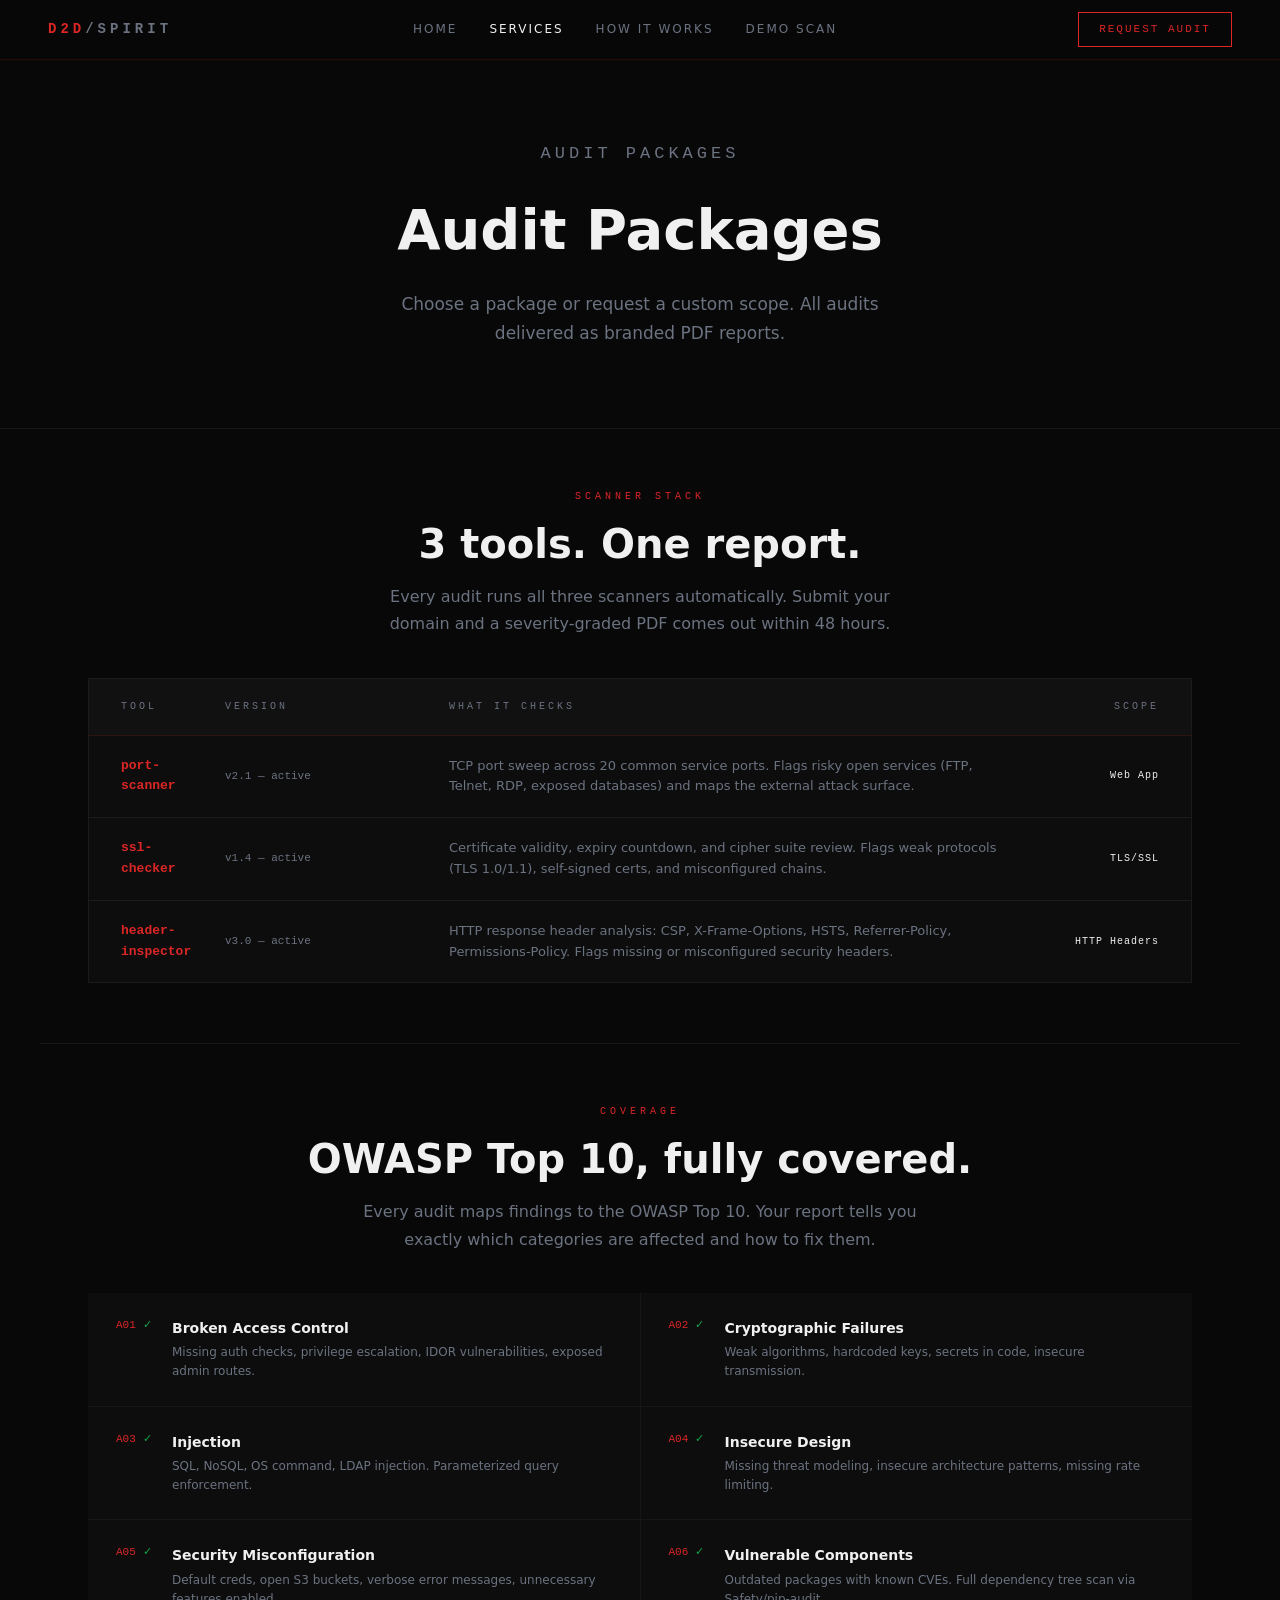
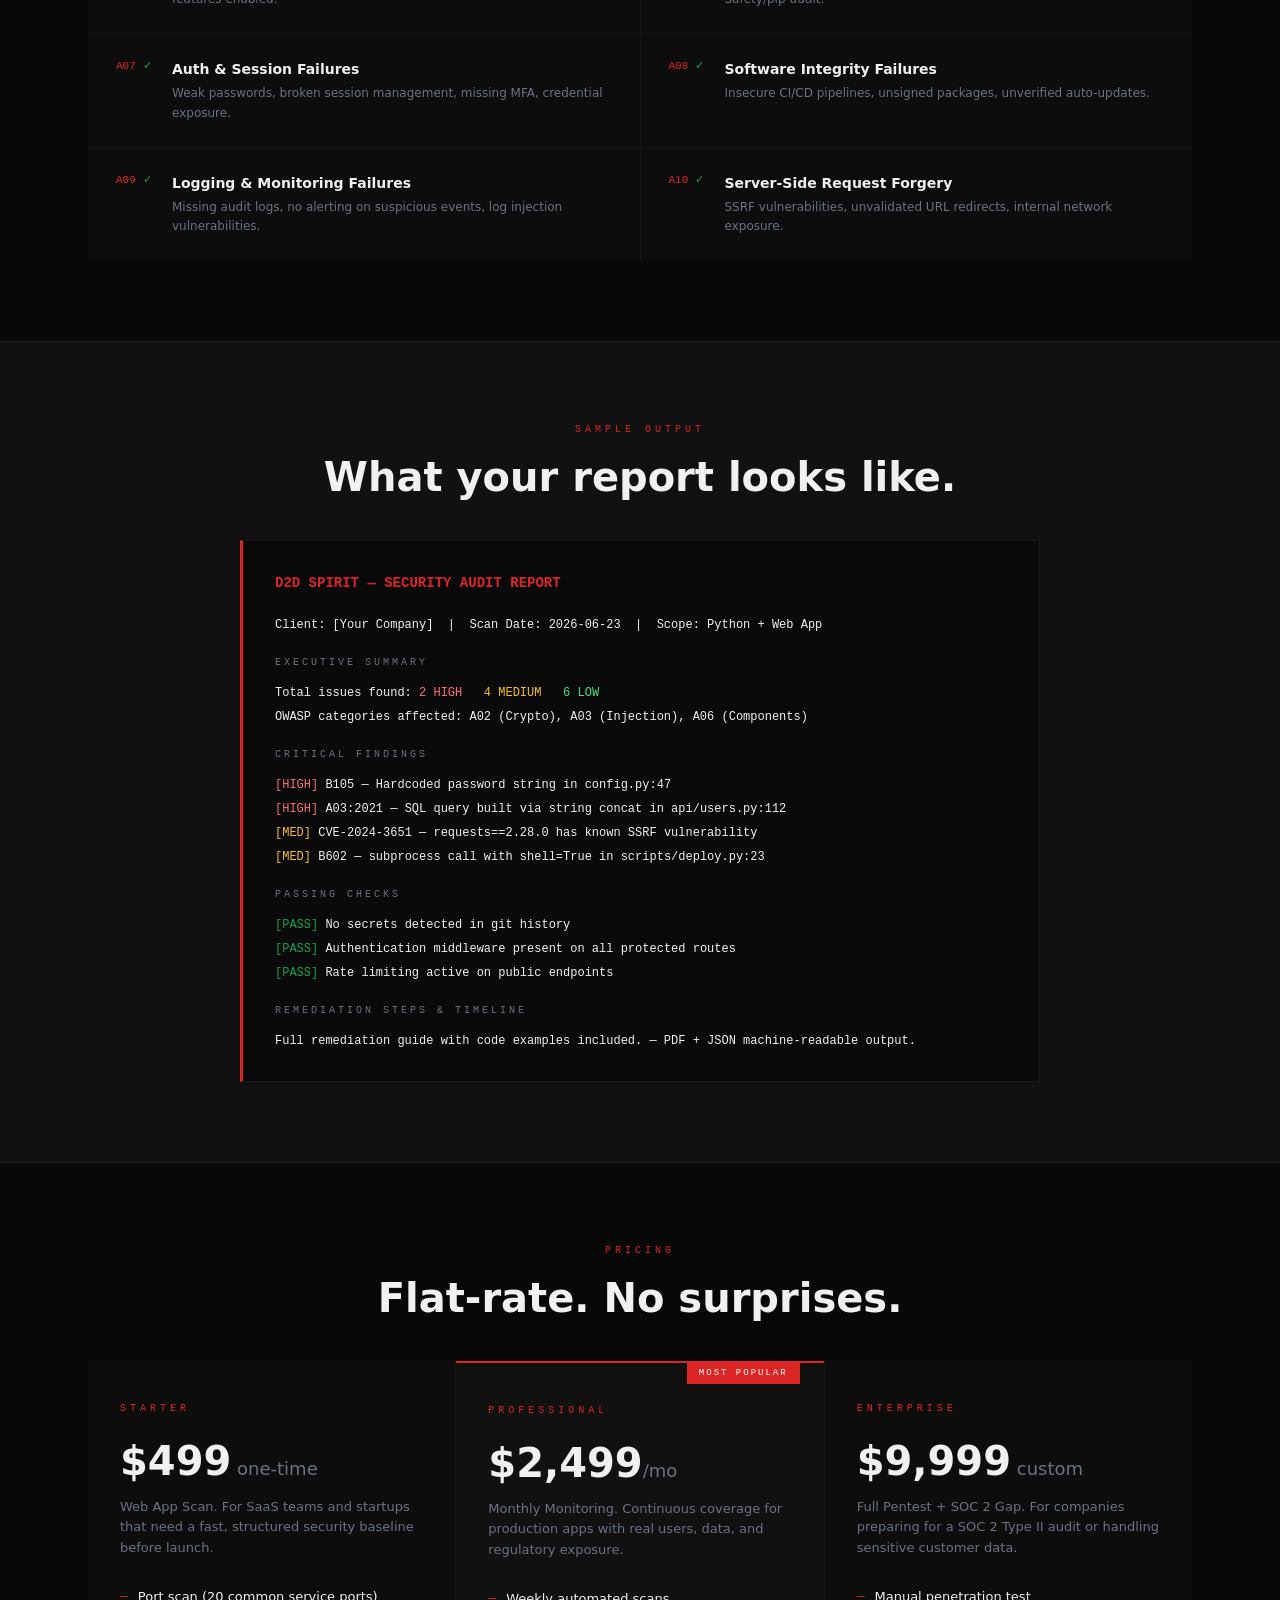
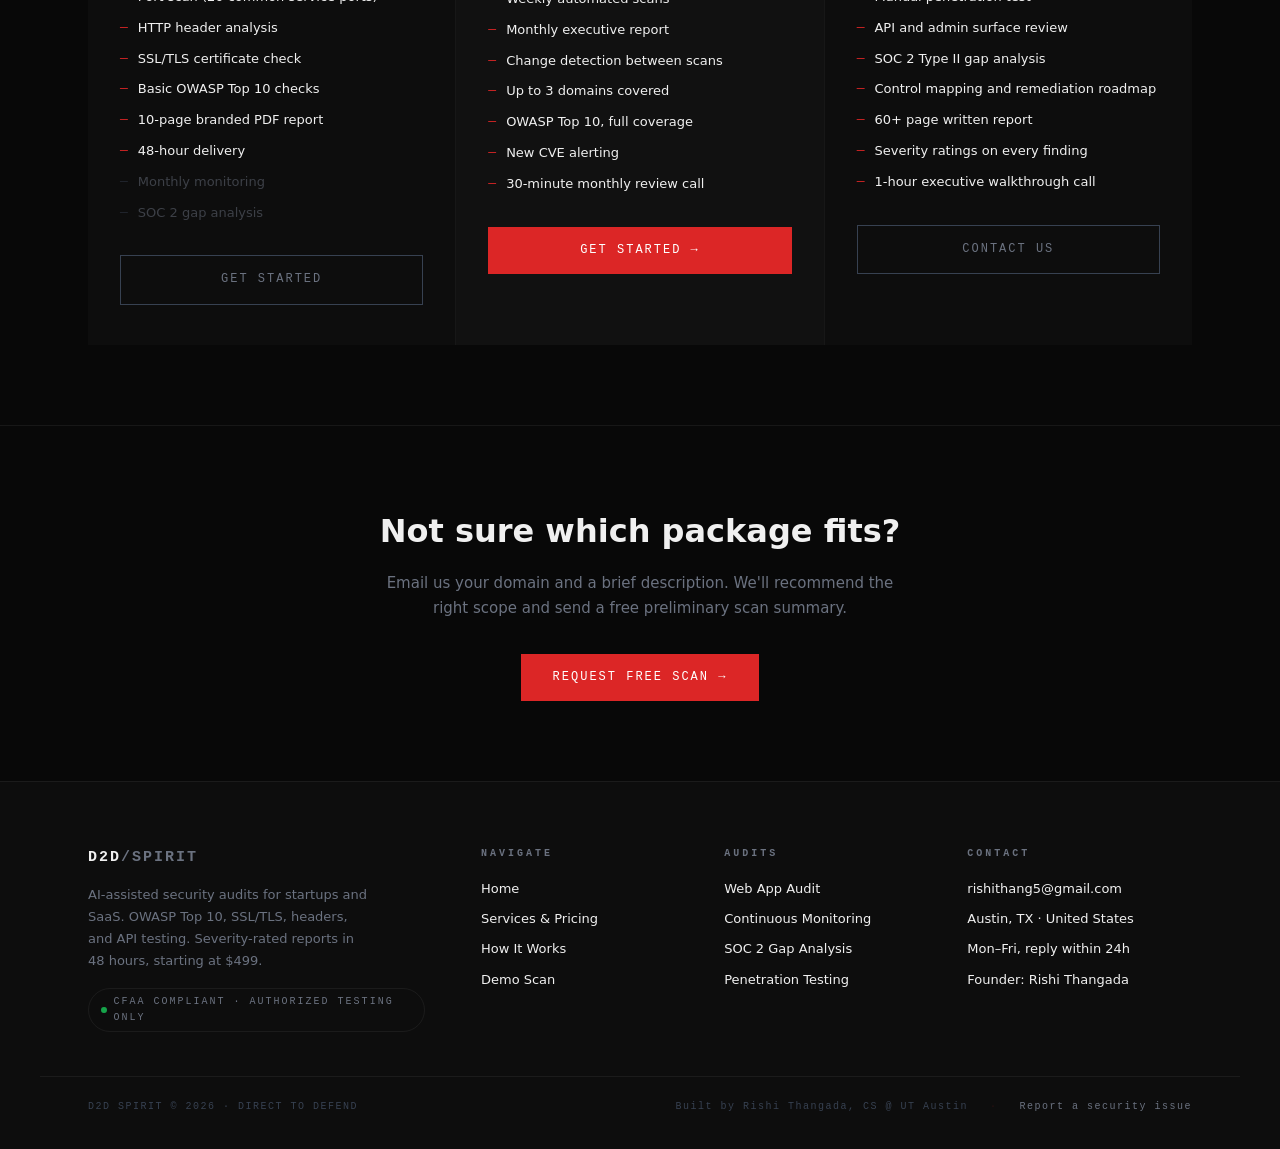
<file: security.html>
<!DOCTYPE html>
<html lang="en">
<head>
<meta charset="utf-8">
<meta http-equiv="Content-Security-Policy" content="default-src 'self'; script-src 'self' 'unsafe-inline'; style-src 'self' 'unsafe-inline'; img-src 'self' data:; connect-src 'self' https://buy.stripe.com;">
<meta http-equiv="X-Frame-Options" content="DENY">
<meta name="referrer" content="strict-origin-when-cross-origin">
<title>Services & Pricing — D2D Spirit | Direct to Defend</title>
<meta name="viewport" content="width=device-width, initial-scale=1">
<link rel="stylesheet" href="shared.css">
<style>
.page-hero { padding: 140px 48px 80px; border-bottom: 1px solid var(--border2); }
.page-hero h1 { font-size: clamp(32px,5vw,56px); font-weight: 800; margin-bottom: 16px; }
.page-hero p  { font-size: 17px; color: var(--muted); max-width: 540px; line-height: 1.7; }

/* Pricing */
.pricing-grid {
  display: grid; grid-template-columns: repeat(3,1fr); gap: 1px;
  background: var(--border2); max-width: 1200px; margin: 0 auto;
}
.price-card { background: var(--surface); padding: 40px 32px; position: relative; }
.price-card.featured { background: var(--surface2); border-top: 2px solid var(--accent); }
.price-badge { position: absolute; top: -1px; right: 24px; background: var(--accent); color: #fff; font-family: var(--mono); font-size: 9px; letter-spacing: 2px; padding: 4px 12px; }
.price-tier  { font-family: var(--mono); font-size: 10px; letter-spacing: 4px; color: var(--accent); text-transform: uppercase; margin-bottom: 12px; }
.price-val   { font-size: 40px; font-weight: 800; margin-bottom: 4px; }
.price-val span { font-size: 18px; color: var(--muted); font-weight: 400; }
.price-desc  { font-size: 13px; color: var(--muted); margin-bottom: 28px; line-height: 1.6; }
.price-features { list-style: none; display: flex; flex-direction: column; gap: 10px; margin-bottom: 32px; }
.price-features li { font-size: 13px; display: flex; gap: 10px; align-items: start; }
.price-features li::before { content: '—'; color: var(--accent); flex-shrink: 0; font-family: var(--mono); }
.price-features li.dim::before { color: var(--dim); }
.price-features li.dim { color: var(--muted); opacity: .5; }

/* Scanner stack */
.scanner-row {
  display: grid; grid-template-columns: 80px 200px 1fr 120px;
  align-items: center; gap: 24px;
  padding: 20px 32px; border-bottom: 1px solid var(--border2);
}
.scanner-row:last-child { border-bottom: none; }
.scanner-name { font-family: var(--mono); font-size: 13px; font-weight: 700; color: var(--accent); }
.scanner-version { font-family: var(--mono); font-size: 11px; color: var(--muted); }
.scanner-desc { font-size: 13px; color: var(--muted); line-height: 1.6; }
.scanner-scope { font-family: var(--mono); font-size: 10px; letter-spacing: 1px; color: var(--text); text-align: right; }

/* OWASP checks */
.owasp-grid { display: grid; grid-template-columns: repeat(2,1fr); gap: 1px; background: var(--border2); }
.owasp-item { background: var(--surface); padding: 24px 28px; display: flex; gap: 16px; align-items: start; }
.owasp-num  { font-family: var(--mono); font-size: 11px; color: var(--accent); flex-shrink: 0; min-width: 40px; }
.owasp-name { font-size: 14px; font-weight: 600; margin-bottom: 4px; }
.owasp-body { font-size: 12px; color: var(--muted); line-height: 1.6; }

/* Report preview */
.report-preview {
  background: #0a0a0a; border: 1px solid var(--border2); border-left: 3px solid var(--accent);
  padding: 28px 32px; font-family: var(--mono); font-size: 12px; line-height: 2;
  max-width: 800px; margin: 0 auto;
}
.rp-header { color: var(--accent); margin-bottom: 16px; font-size: 14px; font-weight: 700; }
.rp-section { color: var(--muted); font-size: 10px; letter-spacing: 3px; text-transform: uppercase; margin: 16px 0 8px; }
.rp-high    { color: #f87171; }
.rp-med     { color: #fbbf24; }
.rp-low     { color: #4ade80; }
.rp-pass    { color: var(--pos); }

/* ── Section animations ── */
/* scanner stack: fade-in + one scan-line sweep down the table */
.scanner-wrap { position: relative; overflow: hidden; }
.scanner-wrap::after { content: ''; position: absolute; left: 0; right: 0; top: 0; height: 2px;
  background: linear-gradient(90deg, transparent, var(--accent), transparent); opacity: 0; pointer-events: none; }
.scanner-wrap.in::after { animation: scanSweep 1.7s ease-in-out .2s 1; }
@keyframes scanSweep { 0% { top: 0; opacity: .9; } 88% { opacity: .9; } 100% { top: 100%; opacity: 0; } }

/* OWASP: each category "arms" a green check as it reveals (sequential) */
.owasp-num::after { content: '\2713'; margin-left: 7px; color: var(--pos); opacity: 0;
  transform: scale(.3); display: inline-block; transition: opacity .35s ease, transform .4s cubic-bezier(.2,1.5,.4,1); }
.owasp-item.in .owasp-num::after { opacity: 1; transform: scale(1); }
.owasp-item:nth-child(2).in .owasp-num::after,
.owasp-item:nth-child(4).in .owasp-num::after,
.owasp-item:nth-child(6).in .owasp-num::after { transition-delay: .07s; }
.owasp-grid .owasp-item { transition-delay: 0s; }
.owasp-grid .owasp-item:nth-child(3), .owasp-grid .owasp-item:nth-child(4) { transition-delay: .06s; }
.owasp-grid .owasp-item:nth-child(5), .owasp-grid .owasp-item:nth-child(6) { transition-delay: .12s; }
.owasp-grid .owasp-item:nth-child(7), .owasp-grid .owasp-item:nth-child(8) { transition-delay: .18s; }
.owasp-grid .owasp-item:nth-child(9), .owasp-grid .owasp-item:nth-child(10) { transition-delay: .24s; }

/* report preview: looping scan-line, like a document being scanned */
.report-scan { position: relative; overflow: hidden; }
.report-scan::before { content: ''; position: absolute; left: 0; right: 0; height: 44px; top: -44px; z-index: 1;
  background: linear-gradient(180deg, transparent, rgba(220,38,38,.13), transparent); pointer-events: none;
  animation: reportScan 4.5s linear infinite; }
@keyframes reportScan { 0% { top: -44px; } 100% { top: 100%; } }

/* pricing: staggered rise + featured card glow */
.pricing-grid .price-card:nth-child(2) { transition-delay: .1s; }
.pricing-grid .price-card:nth-child(3) { transition-delay: .2s; }
.price-card.featured { animation: featGlow 3s ease-in-out infinite; }
@keyframes featGlow { 0%, 100% { box-shadow: 0 0 0 rgba(220,38,38,0); } 50% { box-shadow: 0 -1px 34px rgba(220,38,38,.28); } }

@media (prefers-reduced-motion: reduce) {
  .scanner-wrap.in::after, .report-scan::before, .price-card.featured { animation: none; }
  .owasp-num::after { opacity: 1; transform: none; transition: none; }
}

@media (max-width: 900px) {
  .pricing-grid { grid-template-columns: 1fr; }
  .owasp-grid   { grid-template-columns: 1fr; }
  .scanner-row  { grid-template-columns: 1fr; gap: 8px; }
}
</style>
</head>
<body>

<nav class="topnav">
  <div class="nav-logo">D2D<span>/SPIRIT</span></div>
  <div class="nav-links">
    <a href="index.html">Home</a>
    <a href="security.html" class="active">Services</a>
    <a href="integrations.html">How It Works</a>
    <a href="demo.html">Demo Scan</a>
  </div>
  <a href="mailto:rishithang5@gmail.com" class="nav-cta">Request Audit</a>
</nav>

<div class="page-hero">
  <div class="reveal sec-head" style="max-width:1200px; margin:0 auto;">
    <p class="section-label">Audit Packages</p>
    <h1>Audit Packages</h1>
    <p>Choose a package or request a custom scope. All audits delivered as branded PDF reports.</p>
  </div>
</div>

<!-- Scanner Stack -->
<div class="sec-head" style="max-width:1200px; margin:0 auto; padding:60px 48px 0;">
  <p class="section-label">Scanner Stack</p>
  <h2 class="section-title">3 tools. One report.</h2>
  <p class="section-sub" style="margin-bottom:40px;">Every audit runs all three scanners automatically. Submit your domain and a severity-graded PDF comes out within 48 hours.</p>
</div>
<div style="max-width:1200px; margin:0 auto; padding:0 48px 60px; border-bottom:1px solid var(--border2);">
  <div class="scanner-wrap reveal" style="background:var(--surface); border:1px solid var(--border2);">
    <div class="scanner-row" style="border-bottom:1px solid var(--border); background:var(--surface2);">
      <div style="font-family:var(--mono);font-size:10px;letter-spacing:3px;color:var(--muted);">TOOL</div>
      <div style="font-family:var(--mono);font-size:10px;letter-spacing:3px;color:var(--muted);">VERSION</div>
      <div style="font-family:var(--mono);font-size:10px;letter-spacing:3px;color:var(--muted);">WHAT IT CHECKS</div>
      <div style="font-family:var(--mono);font-size:10px;letter-spacing:3px;color:var(--muted);text-align:right;">SCOPE</div>
    </div>
    <div class="scanner-row">
      <div class="scanner-name">port-scanner</div>
      <div class="scanner-version">v2.1 &mdash; active</div>
      <div class="scanner-desc">TCP port sweep across 20 common service ports. Flags risky open services (FTP, Telnet, RDP, exposed databases) and maps the external attack surface.</div>
      <div class="scanner-scope">Web App</div>
    </div>
    <div class="scanner-row">
      <div class="scanner-name">ssl-checker</div>
      <div class="scanner-version">v1.4 &mdash; active</div>
      <div class="scanner-desc">Certificate validity, expiry countdown, and cipher suite review. Flags weak protocols (TLS 1.0/1.1), self-signed certs, and misconfigured chains.</div>
      <div class="scanner-scope">TLS/SSL</div>
    </div>
    <div class="scanner-row">
      <div class="scanner-name">header-inspector</div>
      <div class="scanner-version">v3.0 &mdash; active</div>
      <div class="scanner-desc">HTTP response header analysis: CSP, X-Frame-Options, HSTS, Referrer-Policy, Permissions-Policy. Flags missing or misconfigured security headers.</div>
      <div class="scanner-scope">HTTP Headers</div>
    </div>
  </div>
</div>

<!-- OWASP Top 10 -->
<div class="sec-head" style="max-width:1200px; margin:0 auto; padding:60px 48px 0;">
  <p class="section-label">Coverage</p>
  <h2 class="section-title">OWASP Top 10, fully covered.</h2>
  <p class="section-sub" style="margin-bottom:40px;">Every audit maps findings to the OWASP Top 10. Your report tells you exactly which categories are affected and how to fix them.</p>
</div>
<div style="max-width:1200px; margin:0 auto; padding:0 48px 80px;">
  <div class="owasp-grid">
    <div class="owasp-item reveal"><div class="owasp-num">A01</div><div><div class="owasp-name">Broken Access Control</div><div class="owasp-body">Missing auth checks, privilege escalation, IDOR vulnerabilities, exposed admin routes.</div></div></div>
    <div class="owasp-item reveal"><div class="owasp-num">A02</div><div><div class="owasp-name">Cryptographic Failures</div><div class="owasp-body">Weak algorithms, hardcoded keys, secrets in code, insecure transmission.</div></div></div>
    <div class="owasp-item reveal"><div class="owasp-num">A03</div><div><div class="owasp-name">Injection</div><div class="owasp-body">SQL, NoSQL, OS command, LDAP injection. Parameterized query enforcement.</div></div></div>
    <div class="owasp-item reveal"><div class="owasp-num">A04</div><div><div class="owasp-name">Insecure Design</div><div class="owasp-body">Missing threat modeling, insecure architecture patterns, missing rate limiting.</div></div></div>
    <div class="owasp-item reveal"><div class="owasp-num">A05</div><div><div class="owasp-name">Security Misconfiguration</div><div class="owasp-body">Default creds, open S3 buckets, verbose error messages, unnecessary features enabled.</div></div></div>
    <div class="owasp-item reveal"><div class="owasp-num">A06</div><div><div class="owasp-name">Vulnerable Components</div><div class="owasp-body">Outdated packages with known CVEs. Full dependency tree scan via Safety/pip-audit.</div></div></div>
    <div class="owasp-item reveal"><div class="owasp-num">A07</div><div><div class="owasp-name">Auth &amp; Session Failures</div><div class="owasp-body">Weak passwords, broken session management, missing MFA, credential exposure.</div></div></div>
    <div class="owasp-item reveal"><div class="owasp-num">A08</div><div><div class="owasp-name">Software Integrity Failures</div><div class="owasp-body">Insecure CI/CD pipelines, unsigned packages, unverified auto-updates.</div></div></div>
    <div class="owasp-item reveal"><div class="owasp-num">A09</div><div><div class="owasp-name">Logging &amp; Monitoring Failures</div><div class="owasp-body">Missing audit logs, no alerting on suspicious events, log injection vulnerabilities.</div></div></div>
    <div class="owasp-item reveal"><div class="owasp-num">A10</div><div><div class="owasp-name">Server-Side Request Forgery</div><div class="owasp-body">SSRF vulnerabilities, unvalidated URL redirects, internal network exposure.</div></div></div>
  </div>
</div>

<!-- Sample Report -->
<div style="background:var(--surface2); border-top:1px solid var(--border2); border-bottom:1px solid var(--border2); padding:80px 48px;">
  <div style="max-width:1200px; margin:0 auto;">
    <p class="section-label" style="text-align:center;">Sample Output</p>
    <h2 class="section-title" style="margin-bottom:40px;text-align:center;">What your report looks like.</h2>
    <div class="report-preview report-scan reveal">
      <div class="rp-header">D2D SPIRIT — SECURITY AUDIT REPORT</div>
      <div>Client: [Your Company] &nbsp;|&nbsp; Scan Date: 2026-06-23 &nbsp;|&nbsp; Scope: Python + Web App</div>
      <div class="rp-section">Executive Summary</div>
      <div>Total issues found: <span class="rp-high">2 HIGH</span> &nbsp; <span class="rp-med">4 MEDIUM</span> &nbsp; <span class="rp-low">6 LOW</span></div>
      <div>OWASP categories affected: A02 (Crypto), A03 (Injection), A06 (Components)</div>
      <div class="rp-section">Critical Findings</div>
      <div><span class="rp-high">[HIGH]</span> B105 — Hardcoded password string in config.py:47</div>
      <div><span class="rp-high">[HIGH]</span> A03:2021 — SQL query built via string concat in api/users.py:112</div>
      <div><span class="rp-med">[MED] </span> CVE-2024-3651 — requests==2.28.0 has known SSRF vulnerability</div>
      <div><span class="rp-med">[MED] </span> B602 — subprocess call with shell=True in scripts/deploy.py:23</div>
      <div class="rp-section">Passing Checks</div>
      <div><span class="rp-pass">[PASS]</span> No secrets detected in git history</div>
      <div><span class="rp-pass">[PASS]</span> Authentication middleware present on all protected routes</div>
      <div><span class="rp-pass">[PASS]</span> Rate limiting active on public endpoints</div>
      <div class="rp-section">Remediation Steps &amp; Timeline</div>
      <div>Full remediation guide with code examples included. &mdash; PDF + JSON machine-readable output.</div>
    </div>
  </div>
</div>

<!-- Pricing -->
<div class="sec-head" style="max-width:1200px; margin:0 auto; padding:80px 48px 0;">
  <p class="section-label">Pricing</p>
  <h2 class="section-title" style="margin-bottom:40px;">Flat-rate. No surprises.</h2>
</div>
<div style="max-width:1200px; margin:0 auto; padding:0 48px 80px;">
  <div class="pricing-grid">
    <div class="price-card reveal">
      <div class="price-tier">Starter</div>
      <div class="price-val">$499<span> one-time</span></div>
      <div class="price-desc">Web App Scan. For SaaS teams and startups that need a fast, structured security baseline before launch.</div>
      <ul class="price-features">
        <li>Port scan (20 common service ports)</li>
        <li>HTTP header analysis</li>
        <li>SSL/TLS certificate check</li>
        <li>Basic OWASP Top 10 checks</li>
        <li>10-page branded PDF report</li>
        <li>48-hour delivery</li>
        <li class="dim">Monthly monitoring</li>
        <li class="dim">SOC 2 gap analysis</li>
      </ul>
      <a href="mailto:rishithang5@gmail.com" class="btn-ghost" style="width:100%;justify-content:center;">Get Started</a>
    </div>
    <div class="price-card featured reveal">
      <div class="price-badge">MOST POPULAR</div>
      <div class="price-tier">Professional</div>
      <div class="price-val">$2,499<span>/mo</span></div>
      <div class="price-desc">Monthly Monitoring. Continuous coverage for production apps with real users, data, and regulatory exposure.</div>
      <ul class="price-features">
        <li>Weekly automated scans</li>
        <li>Monthly executive report</li>
        <li>Change detection between scans</li>
        <li>Up to 3 domains covered</li>
        <li>OWASP Top 10, full coverage</li>
        <li>New CVE alerting</li>
        <li>30-minute monthly review call</li>
      </ul>
      <a href="mailto:rishithang5@gmail.com" class="btn-primary" style="width:100%;justify-content:center;">Get Started &rarr;</a>
    </div>
    <div class="price-card reveal">
      <div class="price-tier">Enterprise</div>
      <div class="price-val">$9,999<span> custom</span></div>
      <div class="price-desc">Full Pentest + SOC 2 Gap. For companies preparing for a SOC 2 Type II audit or handling sensitive customer data.</div>
      <ul class="price-features">
        <li>Manual penetration test</li>
        <li>API and admin surface review</li>
        <li>SOC 2 Type II gap analysis</li>
        <li>Control mapping and remediation roadmap</li>
        <li>60+ page written report</li>
        <li>Severity ratings on every finding</li>
        <li>1-hour executive walkthrough call</li>
      </ul>
      <a href="mailto:rishithang5@gmail.com" class="btn-ghost" style="width:100%;justify-content:center;">Contact Us</a>
    </div>
  </div>
</div>

<div class="cta-block">
  <h2>Not sure which package fits?</h2>
  <p>Email us your domain and a brief description. We'll recommend the right scope and send a free preliminary scan summary.</p>
  <a href="mailto:rishithang5@gmail.com?subject=D2D Spirit Audit Inquiry" class="btn-primary">Request Free Scan &rarr;</a>
</div>

<footer class="site-footer">
  <div class="footer-main">
    <div class="footer-brand">
      <div class="fb-logo">D2D<span>/SPIRIT</span></div>
      <p>AI-assisted security audits for startups and SaaS. OWASP Top 10, SSL/TLS, headers, and API testing. Severity-rated reports in 48 hours, starting at $499.</p>
      <span class="footer-badge"><span class="fb-dot"></span> CFAA COMPLIANT &middot; AUTHORIZED TESTING ONLY</span>
    </div>
    <div class="footer-col">
      <h4>Navigate</h4>
      <a href="index.html">Home</a>
      <a href="security.html">Services &amp; Pricing</a>
      <a href="integrations.html">How It Works</a>
      <a href="demo.html">Demo Scan</a>
    </div>
    <div class="footer-col">
      <h4>Audits</h4>
      <a href="security.html">Web App Audit</a>
      <a href="security.html">Continuous Monitoring</a>
      <a href="security.html">SOC 2 Gap Analysis</a>
      <a href="security.html">Penetration Testing</a>
    </div>
    <div class="footer-col">
      <h4>Contact</h4>
      <a href="mailto:rishithang5@gmail.com">rishithang5@gmail.com</a>
      <span class="fc-line fc-sub">Austin, TX &middot; United States</span>
      <span class="fc-line fc-sub">Mon&ndash;Fri, reply within 24h</span>
      <a href="https://rishithangada.github.io" target="_blank" rel="noopener">Founder: Rishi Thangada</a>
    </div>
  </div>
  <div class="footer-bottom">
    <span>D2D SPIRIT &copy; 2026 &middot; DIRECT TO DEFEND</span>
    <div class="footer-legal">
      <span>Built by Rishi Thangada, CS @ UT Austin</span>
      <a href="mailto:rishithang5@gmail.com">Report a security issue</a>
    </div>
  </div>
</footer>
<script src="shared.js" defer></script>
</body>
</html>
</file>
<file: shared.css>
@import url('https://fonts.googleapis.com/css2?family=Space+Mono:ital,wght@0,400;0,700;1,400&family=Inter:wght@400;500;600;700;800&display=swap');

*, *::before, *::after { margin: 0; padding: 0; box-sizing: border-box; }

:root {
  --bg:       #080808;
  --surface:  #0d0d0d;
  --surface2: #111111;
  --accent:   #dc2626;
  --accent2:  #ef4444;
  --deep:     #7f1d1d;
  --text:     #f0f0f0;
  --muted:    #6b7280;
  --dim:      #374151;
  --border:   rgba(220,38,38,0.15);
  --border2:  rgba(255,255,255,0.06);
  --pos:      #16a34a;
  --amber:    #d97706;
  --mono:     'Space Mono', 'SF Mono', monospace;
  --sans:     'Inter', system-ui, sans-serif;
}

html { scroll-behavior: smooth; }
body { background: var(--bg); color: var(--text); font-family: var(--sans); font-size: 15px; line-height: 1.6; -webkit-font-smoothing: antialiased; }
a { color: inherit; text-decoration: none; }
img { display: block; max-width: 100%; }

/* ── Nav ── */
nav.topnav {
  position: fixed; top: 0; left: 0; right: 0; z-index: 100;
  display: flex; align-items: center; justify-content: space-between;
  padding: 0 48px; height: 60px;
  background: rgba(8,8,8,0.9);
  backdrop-filter: blur(12px);
  border-bottom: 1px solid var(--border);
}
.nav-logo {
  font-family: var(--mono); font-size: 14px; font-weight: 700;
  letter-spacing: 4px; color: var(--accent);
}
.nav-logo span { color: var(--muted); }
.nav-links { display: flex; align-items: center; gap: 32px; }
.nav-links a { font-size: 12px; letter-spacing: 2px; color: var(--muted); text-transform: uppercase; transition: color .2s; }
.nav-links a:hover, .nav-links a.active { color: var(--text); }
.nav-cta {
  font-family: var(--mono); font-size: 11px; letter-spacing: 2px;
  padding: 8px 20px; border: 1px solid var(--accent); color: var(--accent);
  background: transparent; cursor: pointer; transition: all .2s; text-transform: uppercase;
}
.nav-cta:hover { background: var(--accent); color: #fff; }

/* ── Buttons ── */
.btn-primary {
  display: inline-flex; align-items: center; gap: 8px;
  font-family: var(--mono); font-size: 12px; letter-spacing: 2px; text-transform: uppercase;
  padding: 14px 32px; background: var(--accent); color: #fff; border: none; cursor: pointer;
  transition: background .2s;
}
.btn-primary:hover { background: var(--accent2); }
.btn-ghost {
  display: inline-flex; align-items: center; gap: 8px;
  font-family: var(--mono); font-size: 12px; letter-spacing: 2px; text-transform: uppercase;
  padding: 14px 32px; background: transparent; color: var(--muted); border: 1px solid var(--dim);
  cursor: pointer; transition: all .2s;
}
.btn-ghost:hover { border-color: var(--accent); color: var(--accent); }

/* ── Scroll reveal (shared.js adds .in; index has its own inline copy) ── */
.reveal { opacity: 0; transform: translateY(24px); transition: opacity .6s ease, transform .6s cubic-bezier(.2,.7,.2,1); }
.reveal.in { opacity: 1; transform: none; }
@media (prefers-reduced-motion: reduce) { .reveal { opacity: 1; transform: none; transition: none; } }

/* ── Centered section header (label + title + sub) ── */
.sec-head { text-align: center; }
.sec-head > p, .sec-head .section-sub { margin-left: auto; margin-right: auto; }

/* ── CTA block (index overrides inline with a richer version) ── */
.cta-block { text-align: center; padding: 80px 48px; border-top: 1px solid var(--border2); }
.cta-block h2 { font-size: 32px; font-weight: 800; margin-bottom: 14px; }
.cta-block p { color: var(--muted); max-width: 520px; margin: 0 auto 32px; line-height: 1.7; }
@media (max-width: 900px) { .cta-block { padding: 60px 24px; } }

/* ── Section commons ── */
.section { padding: 100px 48px; max-width: 1200px; margin: 0 auto; }
.section-label { font-family: var(--mono); font-size: 10px; letter-spacing: 4px; color: var(--accent); text-transform: uppercase; margin-bottom: 16px; }
.section-title { font-size: 40px; font-weight: 800; line-height: 1.15; color: var(--text); margin-bottom: 16px; }
.section-sub { font-size: 16px; color: var(--muted); max-width: 560px; line-height: 1.7; }

/* ── Cards ── */
.card {
  background: var(--surface); border: 1px solid var(--border2);
  padding: 32px; transition: border-color .2s;
}
.card:hover { border-color: var(--border); }
.card-label { font-family: var(--mono); font-size: 9px; letter-spacing: 3px; color: var(--accent); text-transform: uppercase; margin-bottom: 12px; }
.card-title { font-size: 18px; font-weight: 700; margin-bottom: 10px; }
.card-body { font-size: 14px; color: var(--muted); line-height: 1.7; }

/* ── Tag chips ── */
.tag {
  display: inline-block; font-family: var(--mono); font-size: 10px; letter-spacing: 1px;
  padding: 3px 10px; border: 1px solid var(--border2); color: var(--muted);
}
.tag.red   { border-color: rgba(220,38,38,0.4); color: var(--accent); }
.tag.green { border-color: rgba(22,163,74,0.4); color: var(--pos); }
.tag.amber { border-color: rgba(215,119,6,0.4);  color: var(--amber); }

/* ── Divider ── */
.divider { border: none; border-top: 1px solid var(--border2); margin: 0; }

/* ── Footer ── */
footer.sitefooter {
  border-top: 1px solid var(--border2); padding: 40px 48px;
  display: flex; align-items: center; justify-content: space-between;
  font-family: var(--mono); font-size: 11px; color: var(--muted); letter-spacing: 2px;
}
footer.sitefooter a:hover { color: var(--accent); }

/* ── Rich footer ── */
footer.site-footer { border-top: 1px solid var(--border2); background: var(--surface); }
.footer-main {
  max-width: 1200px; margin: 0 auto; padding: 64px 48px 44px;
  display: grid; grid-template-columns: 1.8fr 1fr 1fr 1.2fr; gap: 56px;
}
.footer-brand .fb-logo { font-family: var(--mono); font-weight: 700; letter-spacing: 2px; font-size: 15px; color: var(--text); margin-bottom: 14px; }
.footer-brand .fb-logo span { color: var(--muted); }
.footer-brand p { font-size: 13px; color: var(--muted); line-height: 1.7; max-width: 34ch; }
.footer-badge { display: inline-flex; align-items: center; gap: 7px; margin-top: 16px;
  font-family: var(--mono); font-size: 10px; letter-spacing: 2px; color: var(--muted);
  border: 1px solid var(--border2); border-radius: 999px; padding: 5px 12px; }
.footer-badge .fb-dot { width: 6px; height: 6px; border-radius: 50%; background: var(--pos); }
.footer-col h4 { font-family: var(--mono); font-size: 10px; letter-spacing: 3px; text-transform: uppercase; color: var(--muted); margin-bottom: 18px; }
.footer-col a, .footer-col span.fc-line { display: block; font-size: 13px; color: var(--text); text-decoration: none; margin-bottom: 12px; line-height: 1.4; transition: color .2s; }
.footer-col a:last-child, .footer-col span.fc-line:last-child { margin-bottom: 0; }
.footer-col a:hover { color: var(--accent); }
.footer-col .fc-sub { color: var(--muted); font-size: 12px; }
.footer-bottom {
  max-width: 1200px; margin: 0 auto; padding: 22px 48px 34px;
  border-top: 1px solid var(--border2);
  display: flex; align-items: center; justify-content: space-between; flex-wrap: wrap; gap: 8px 24px;
  font-family: var(--mono); font-size: 10px; letter-spacing: 1.5px; color: var(--dim);
}
.footer-bottom a { color: var(--muted); text-decoration: none; }
.footer-bottom a:hover { color: var(--accent); }
.footer-legal { display: flex; align-items: center; gap: 22px; flex-wrap: wrap; }
.footer-legal span::after { content: '·'; margin-left: 22px; color: var(--border); }
.footer-legal span:last-child::after { content: ''; margin: 0; }
@media (max-width: 820px) {
  .footer-main { grid-template-columns: 1fr 1fr; gap: 32px; padding: 48px 24px 32px; }
  .footer-brand { grid-column: 1 / -1; }
  .footer-bottom { padding: 20px 24px 28px; }
}

/* ── Glow pulse ── */
@keyframes glow-pulse { 0%,100%{box-shadow:0 0 20px rgba(220,38,38,0.2)} 50%{box-shadow:0 0 40px rgba(220,38,38,0.5)} }
@keyframes blink { 0%,100%{opacity:1} 50%{opacity:.4} }

.live-dot {
  display: inline-block; width: 7px; height: 7px; border-radius: 50%;
  background: var(--pos); box-shadow: 0 0 6px var(--pos); animation: blink 1.8s ease-in-out infinite;
  vertical-align: middle; margin-right: 6px;
}

/* ── Code block ── */
.code-block {
  background: #0a0a0a; border: 1px solid var(--border2); border-left: 3px solid var(--accent);
  padding: 20px 24px; font-family: var(--mono); font-size: 12px; color: #ccc;
  line-height: 1.8; overflow-x: auto;
}
.code-block .c-red   { color: var(--accent); }
.code-block .c-green { color: #4ade80; }
.code-block .c-amber { color: #fbbf24; }
.code-block .c-gray  { color: var(--muted); }

/* ── Responsive ── */
@media (max-width: 768px) {
  nav.topnav { padding: 0 20px; }
  .nav-links { display: none; }
  .section { padding: 80px 20px; }
  .section-title { font-size: 28px; }
  footer.sitefooter { flex-direction: column; gap: 12px; text-align: center; }
}
</file>
